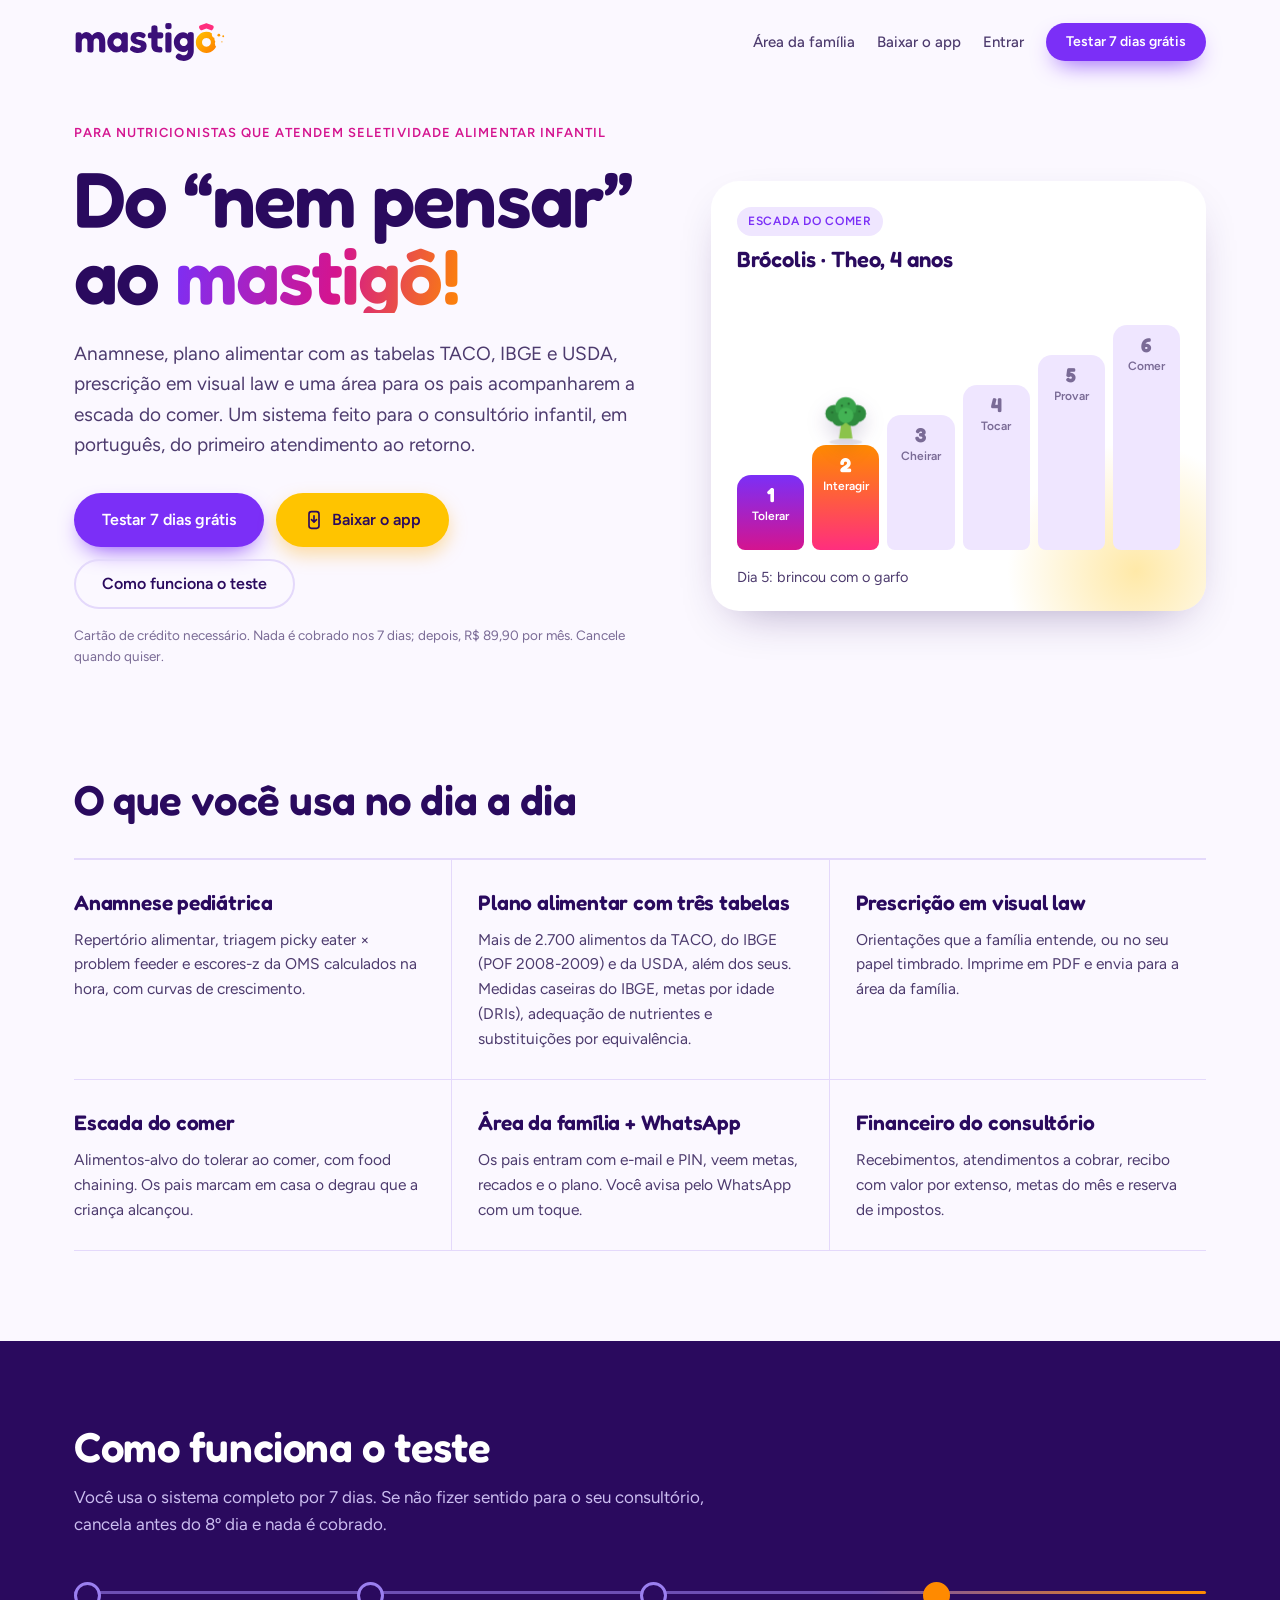
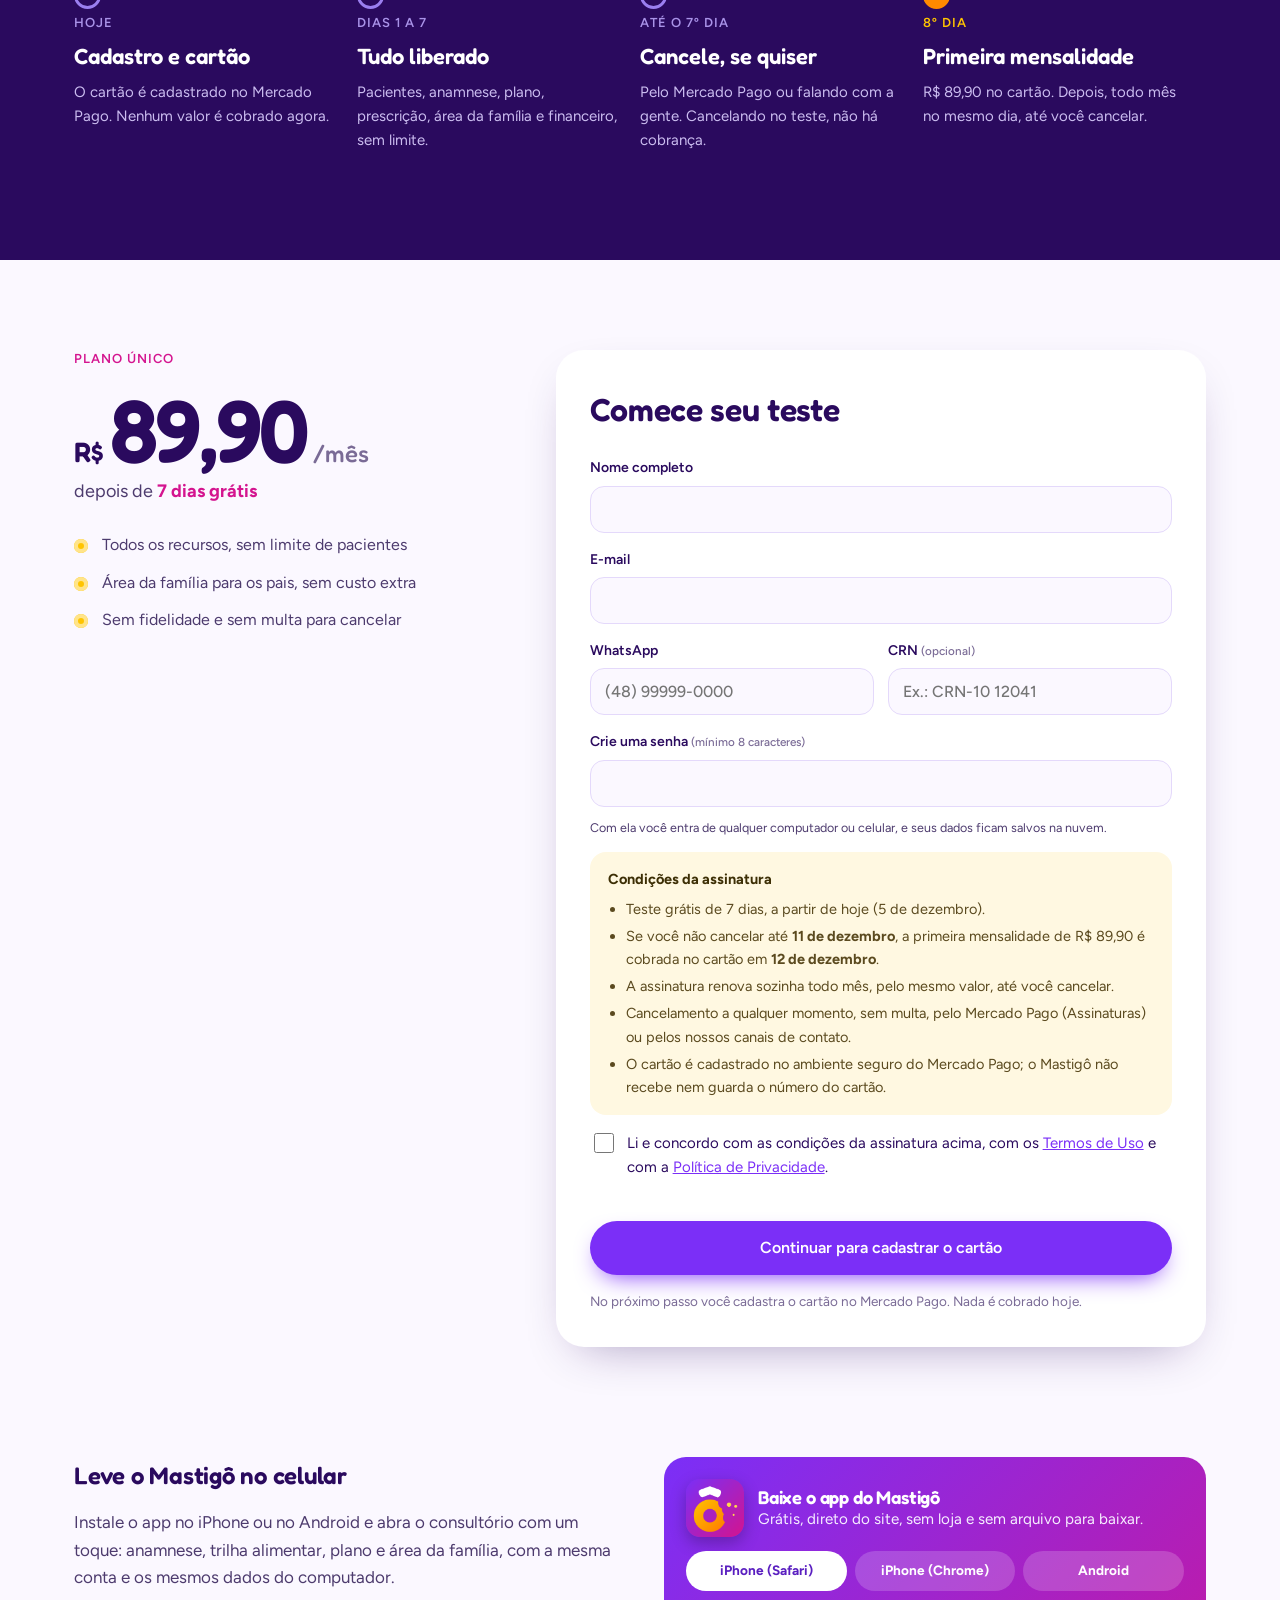
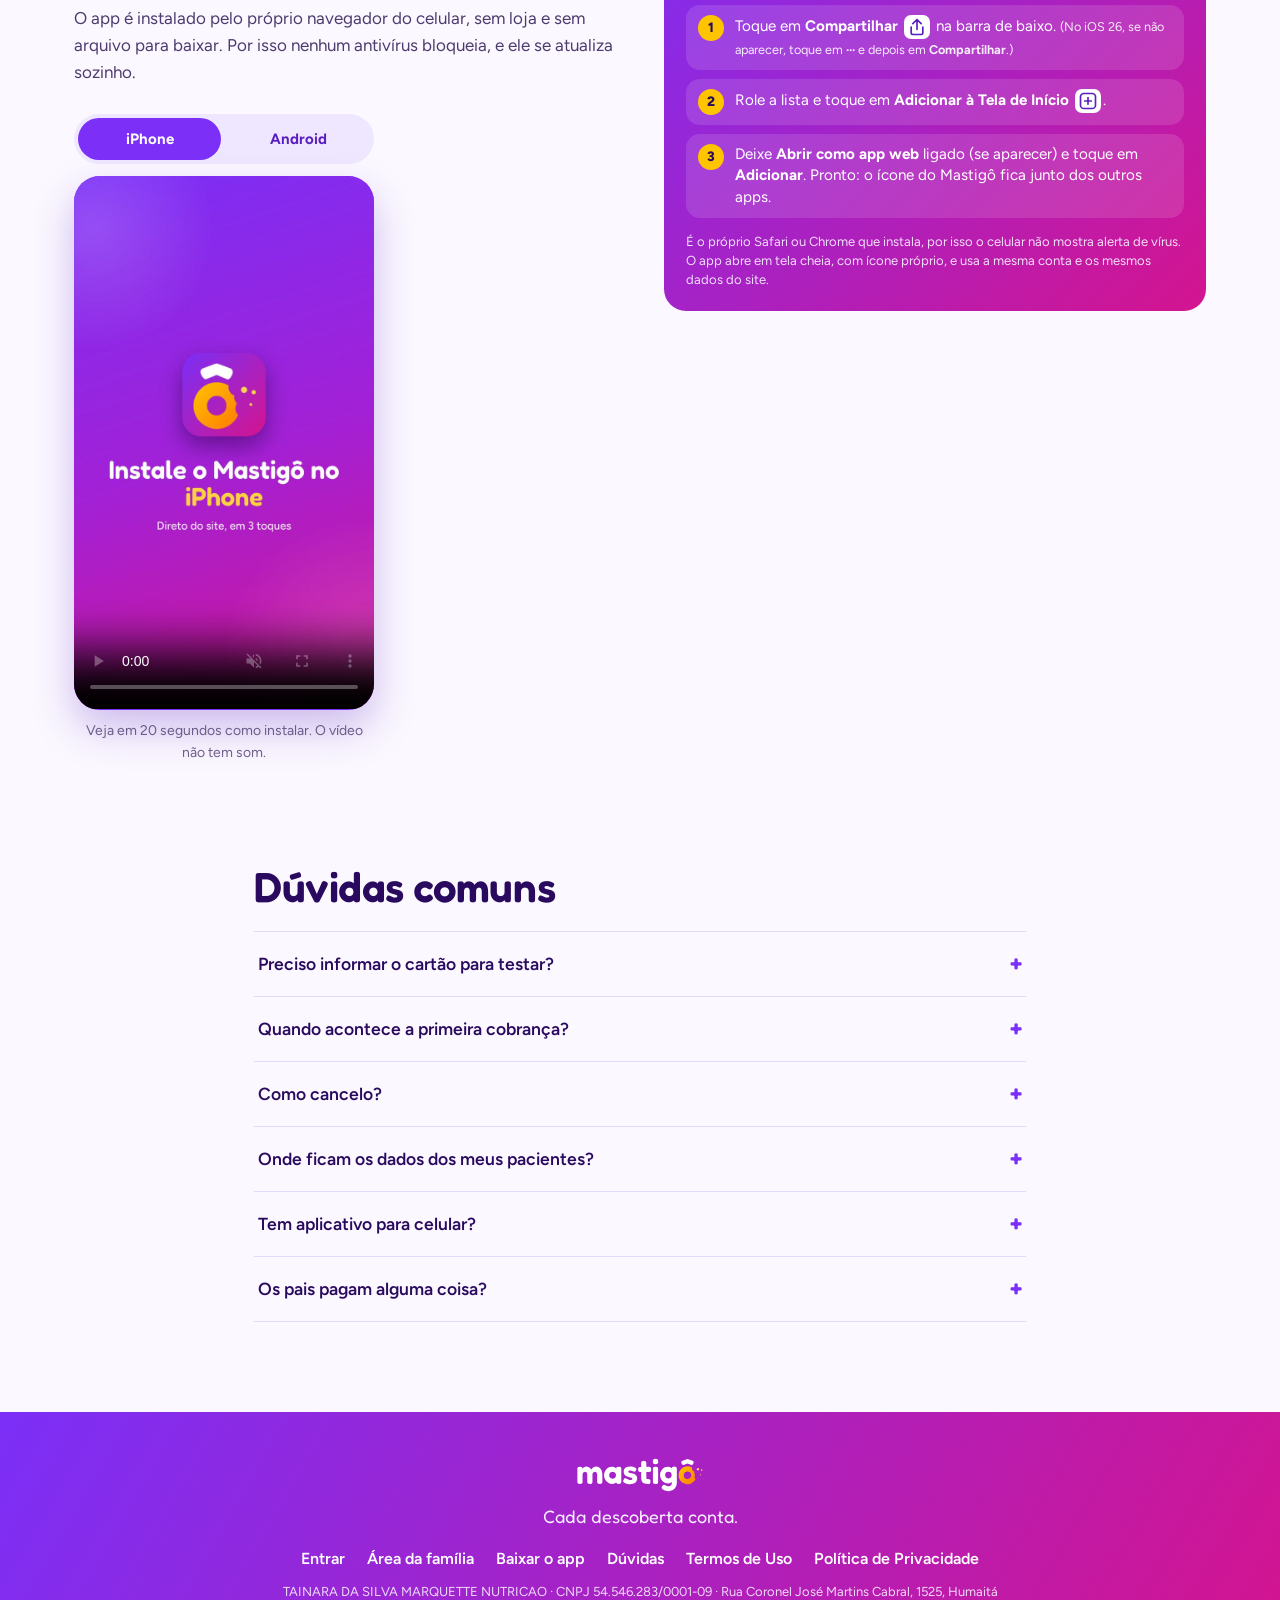
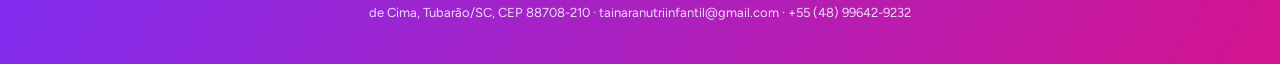
<file: index.html>
<!doctype html>
<html lang="pt-BR">
<head>
  <meta charset="utf-8">
  <meta name="viewport" content="width=device-width, initial-scale=1">
  <meta name="theme-color" content="#7b2ff7">
  <meta name="description" content="Mastigô: sistema para nutricionistas que atendem crianças com seletividade alimentar. Anamnese, plano alimentar com TACO, IBGE e USDA, prescrição em visual law e área da família. Teste 7 dias grátis.">
  <title>Mastigô · Sistema para nutrição infantil e seletividade alimentar</title>
  <script src="./acesso-guarda.js?v=6077276"></script>
  <link rel="icon" href="./favicon.svg" type="image/svg+xml">
  <link rel="apple-touch-icon" sizes="180x180" href="./apple-touch-icon.png?v=2">
  <link rel="manifest" href="./manifest.webmanifest">
  <script>addEventListener("beforeinstallprompt",function(e){e.preventDefault();window.__mastigoPedido=e;});</script>
  <meta name="apple-mobile-web-app-capable" content="yes">
  <meta name="mobile-web-app-capable" content="yes">
  <meta name="apple-mobile-web-app-title" content="Mastigô">
  <meta name="apple-mobile-web-app-status-bar-style" content="default">
  <link rel="preconnect" href="https://fonts.googleapis.com">
  <link rel="preconnect" href="https://fonts.gstatic.com" crossorigin>
  <link href="https://fonts.googleapis.com/css2?family=Fredoka:wght@500;600&family=Figtree:wght@400;500;600;700&display=swap" rel="stylesheet">
  <link rel="stylesheet" href="./entrada.css?v=6077276">
  <script>
    // Links antigos do sistema (ex.: mastigô.com/#entrar, enviado aos pais) continuam abrindo o sistema.
    (function () {
      var h = location.hash.slice(1), daPagina = ['', 'comecar', 'teste', 'duvidas', 'recursos', 'conteudo', 'app'];
      if (daPagina.indexOf(h) < 0) location.replace('./sistema.html' + location.search + location.hash);
    })();
  </script>
</head>
<body>
  <a class="pular" href="#conteudo">Ir para o conteúdo</a>

  <header class="topo">
    <a class="marca" href="./" aria-label="Mastigô — início"><img src="./mastigo-logo.svg" alt="Mastigô" width="152" height="40"></a>
    <nav class="topo-links" aria-label="Acessos">
      <a href="./sistema.html#entrar">Área da família</a>
      <a class="link-app" href="#app">Baixar o app</a>
      <a href="./acesso.html?volta=sistema.html">Entrar</a>
      <a class="botao botao-roxo pequeno" href="#comecar">Testar 7 dias grátis</a>
    </nav>
  </header>

  <main id="conteudo">
    <section class="heroi" aria-labelledby="titulo">
      <div class="heroi-texto">
        <p class="sobrelinha">Para nutricionistas que atendem seletividade alimentar infantil</p>
        <h1 id="titulo">Do “nem pensar” ao <span class="mastigo">mastigô!</span></h1>
        <p class="lead">Anamnese, plano alimentar com as tabelas TACO, IBGE e USDA, prescrição em visual law e uma área para os pais acompanharem a escada do comer. Um sistema feito para o consultório infantil, em português, do primeiro atendimento ao retorno.</p>
        <div class="heroi-acoes">
          <a class="botao botao-roxo" href="#comecar">Testar 7 dias grátis</a>
          <a class="botao botao-app" href="#app"><svg viewBox="0 0 24 24" width="20" height="20" aria-hidden="true"><rect x="6" y="2" width="12" height="20" rx="3" fill="none" stroke="currentColor" stroke-width="2"/><path d="M12 7v7M9 11.5l3 3 3-3" fill="none" stroke="currentColor" stroke-width="2" stroke-linecap="round" stroke-linejoin="round"/></svg>Baixar o app</a>
          <a class="botao botao-linha" href="#teste">Como funciona o teste</a>
        </div>
        <p class="letra-miuda" id="miuda-heroi">Cartão de crédito necessário. Nada é cobrado nos 7 dias; depois, R$&nbsp;89,90 por mês. Cancele quando quiser.</p>
      </div>

      <figure class="escada-cartao" aria-label="Exemplo de escada do comer: o brócolis sobe do tolerar até o comer">
        <figcaption><span class="tag">Escada do comer</span><strong>Brócolis · Theo, 4 anos</strong></figcaption>
        <ol class="escada" id="escada">
          <li><b>1</b>Tolerar</li><li><b>2</b>Interagir</li><li><b>3</b>Cheirar</li><li><b>4</b>Tocar</li><li><b>5</b>Provar</li><li><b>6</b>Comer</li>
        </ol>
        <div class="alimento-pula" id="alimento" aria-hidden="true"></div>
        <div class="carimbo" id="carimbo" aria-hidden="true">mastigô!</div>
        <p class="escada-legenda" id="escada-legenda" aria-live="polite">Hoje: tolerou no prato.</p>
      </figure>
    </section>

    <section class="recursos" id="recursos" aria-labelledby="recursos-titulo">
      <h2 id="recursos-titulo">O que você usa no dia a dia</h2>
      <div class="recursos-grade">
        <article><h3>Anamnese pediátrica</h3><p>Repertório alimentar, triagem picky eater × problem feeder e escores-z da OMS calculados na hora, com curvas de crescimento.</p></article>
        <article><h3>Plano alimentar com três tabelas</h3><p>Mais de 2.700 alimentos da TACO, do IBGE (POF 2008-2009) e da USDA, além dos seus. Medidas caseiras do IBGE, metas por idade (DRIs), adequação de nutrientes e substituições por equivalência.</p></article>
        <article><h3>Prescrição em visual law</h3><p>Orientações que a família entende, ou no seu papel timbrado. Imprime em PDF e envia para a área da família.</p></article>
        <article><h3>Escada do comer</h3><p>Alimentos-alvo do tolerar ao comer, com food chaining. Os pais marcam em casa o degrau que a criança alcançou.</p></article>
        <article><h3>Área da família + WhatsApp</h3><p>Os pais entram com e-mail e PIN, veem metas, recados e o plano. Você avisa pelo WhatsApp com um toque.</p></article>
        <article><h3>Financeiro do consultório</h3><p>Recebimentos, atendimentos a cobrar, recibo com valor por extenso, metas do mês e reserva de impostos.</p></article>
      </div>
    </section>

    <section class="teste" id="teste" aria-labelledby="teste-titulo">
      <div class="teste-cab">
        <h2 id="teste-titulo">Como funciona o teste</h2>
        <p>Você usa o sistema completo por 7 dias. Se não fizer sentido para o seu consultório, cancela antes do 8º dia e nada é cobrado.</p>
      </div>
      <ol class="linha-tempo">
        <li><span class="quando">Hoje</span><strong>Cadastro e cartão</strong><p>O cartão é cadastrado no Mercado Pago. Nenhum valor é cobrado agora.</p></li>
        <li><span class="quando">Dias 1 a 7</span><strong>Tudo liberado</strong><p>Pacientes, anamnese, plano, prescrição, área da família e financeiro, sem limite.</p></li>
        <li><span class="quando">Até o 7º dia</span><strong>Cancele, se quiser</strong><p>Pelo Mercado Pago ou falando com a gente. Cancelando no teste, não há cobrança.</p></li>
        <li class="cobranca"><span class="quando">8º dia</span><strong>Primeira mensalidade</strong><p>R$&nbsp;89,90 no cartão. Depois, todo mês no mesmo dia, até você cancelar.</p></li>
      </ol>
    </section>

    <section class="comecar" id="comecar" aria-labelledby="comecar-titulo">
      <div class="preco">
        <p class="sobrelinha">Plano único</p>
        <p class="valor"><span class="rs">R$</span><span id="preco-valor">89,90</span><span class="mes">/mês</span></p>
        <p class="depois">depois de <b>7 dias grátis</b></p>
        <ul>
          <li>Todos os recursos, sem limite de pacientes</li>
          <li>Área da família para os pais, sem custo extra</li>
          <li>Sem fidelidade e sem multa para cancelar</li>
        </ul>
      </div>

      <form class="cadastro" id="cadastro" novalidate>
        <div class="aviso-entrar" id="aviso-entrar" role="status" hidden></div>
        <h2 id="comecar-titulo">Comece seu teste</h2>
        <div class="campo"><label for="c-nome">Nome completo</label><input id="c-nome" name="nome" autocomplete="name" required maxlength="80"></div>
        <div class="campo"><label for="c-email">E-mail</label><input id="c-email" name="email" type="email" autocomplete="email" required maxlength="120"></div>
        <div class="campos-2">
          <div class="campo"><label for="c-whats">WhatsApp</label><input id="c-whats" name="whatsapp" inputmode="tel" autocomplete="tel" placeholder="(48) 99999-0000" required maxlength="20"></div>
          <div class="campo"><label for="c-crn">CRN <small>(opcional)</small></label><input id="c-crn" name="crn" placeholder="Ex.: CRN-10 12041" maxlength="20"></div>
        </div>
        <div class="campo"><label for="c-senha">Crie uma senha <small>(mínimo 8 caracteres)</small></label><input id="c-senha" name="senha" type="password" autocomplete="new-password" required minlength="8" maxlength="72"><small class="dica-senha">Com ela você entra de qualquer computador ou celular, e seus dados ficam salvos na nuvem.</small></div>
        <div class="condicoes" id="condicoes">
          <strong>Condições da assinatura</strong>
          <ul>
            <li>Teste grátis de 7 dias, a partir de hoje (<span id="cond-hoje"></span>).</li>
            <li>Se você não cancelar até <b id="cond-fim"></b>, a primeira mensalidade de R$&nbsp;89,90 é cobrada no cartão em <b id="cond-cobranca"></b>.</li>
            <li>A assinatura renova sozinha todo mês, pelo mesmo valor, até você cancelar.</li>
            <li>Cancelamento a qualquer momento, sem multa, pelo Mercado Pago (Assinaturas) ou pelos nossos canais de contato.</li>
            <li>O cartão é cadastrado no ambiente seguro do Mercado Pago; o Mastigô não recebe nem guarda o número do cartão.</li>
          </ul>
        </div>
        <label class="aceite"><input type="checkbox" name="aceite" id="c-aceite" required> <span>Li e concordo com as condições da assinatura acima, com os <a href="./termos.html" target="_blank" rel="noopener">Termos de Uso</a> e com a <a href="./privacidade.html" target="_blank" rel="noopener">Política de Privacidade</a>.</span></label>
        <p class="erro" id="erro" role="alert"></p>
        <button class="botao botao-roxo largo" type="submit" id="c-enviar">Continuar</button>
        <p class="letra-miuda" id="miuda-form"></p>
      </form>
    </section>

    <section class="app" id="app" aria-labelledby="app-titulo">
      <div class="app-texto">
        <h2 id="app-titulo">Leve o Mastigô no celular</h2>
        <p>Instale o app no iPhone ou no Android e abra o consultório com um toque: anamnese, trilha alimentar, plano e área da família, com a mesma conta e os mesmos dados do computador.</p>
        <p>O app é instalado pelo próprio navegador do celular, sem loja e sem arquivo para baixar. Por isso nenhum antivírus bloqueia, e ele se atualiza sozinho.</p>
        <figure class="app-video" data-video-app>
          <div class="app-video-abas" role="tablist" aria-label="Vídeo de instalação">
            <button type="button" role="tab" aria-selected="true" data-vid="iphone">iPhone</button>
            <button type="button" role="tab" aria-selected="false" data-vid="android">Android</button>
          </div>
          <video class="inst-video" src="./videos/instalar-iphone.mp4" poster="./videos/instalar-iphone.jpg" muted playsinline loop controls preload="none" aria-label="Vídeo sem som: como instalar o app do Mastigô no iPhone, passo a passo"></video>
          <figcaption>Veja em 20 segundos como instalar. O vídeo não tem som.</figcaption>
        </figure>
      </div>
      <div data-instalar></div>
    </section>

    <section class="duvidas" id="duvidas" aria-labelledby="duvidas-titulo">
      <h2 id="duvidas-titulo">Dúvidas comuns</h2>
      <details><summary>Preciso informar o cartão para testar?</summary><p>Sim. O cartão fica cadastrado no Mercado Pago para que a assinatura continue sem interrupção depois do teste. Nada é cobrado durante os 7 dias.</p></details>
      <details><summary>Quando acontece a primeira cobrança?</summary><p>No 8º dia depois do cadastro, no valor de R$ 89,90. As próximas acontecem todo mês, no mesmo dia.</p></details>
      <details><summary>Como cancelo?</summary><p>No app ou no site do Mercado Pago, em Assinaturas, ou falando com a gente pelos canais de contato no fim desta página. Cancelando durante o teste, você não paga nada.</p></details>
      <details><summary>Onde ficam os dados dos meus pacientes?</summary><p>Na nuvem do Mastigô, num servidor em São Paulo, protegidos pelo seu e-mail e senha: cada conta só enxerga os próprios dados. Tudo é salvo sozinho enquanto você trabalha e abre em qualquer computador ou celular. O servidor guarda uma cópia por dia dos últimos 30 dias.</p></details>
      <details><summary>Tem aplicativo para celular?</summary><p>Tem. Veja o passo a passo em <a href="#app">Baixar o app</a>: no iPhone, pelo Safari (Compartilhar › Adicionar à Tela de Início); no Android, pelo Chrome (Instalar o app). Não precisa de loja nem de arquivo, por isso nenhum antivírus bloqueia.</p></details>
      <details><summary>Os pais pagam alguma coisa?</summary><p>Não. A área da família faz parte da sua assinatura. Você libera o acesso de cada família pelo sistema.</p></details>
    </section>
  </main>

  <footer class="rodape">
    <img src="./mastigo-logo-branca.svg" alt="Mastigô" width="130" height="34">
    <p class="slogan">Cada descoberta conta.</p>
    <nav aria-label="Rodapé"><a href="./acesso.html?volta=sistema.html">Entrar</a><a href="./sistema.html#entrar">Área da família</a><a href="#app">Baixar o app</a><a href="#duvidas">Dúvidas</a><a href="./termos.html">Termos de Uso</a><a href="./privacidade.html">Política de Privacidade</a></nav>
    <p class="empresa" id="empresa"></p>
  </footer>

  <script type="module" src="./entrada.js?v=6077276"></script>
  <script type="module" src="./instalar.js?v=6077276"></script>
</body>
</html>
</file>
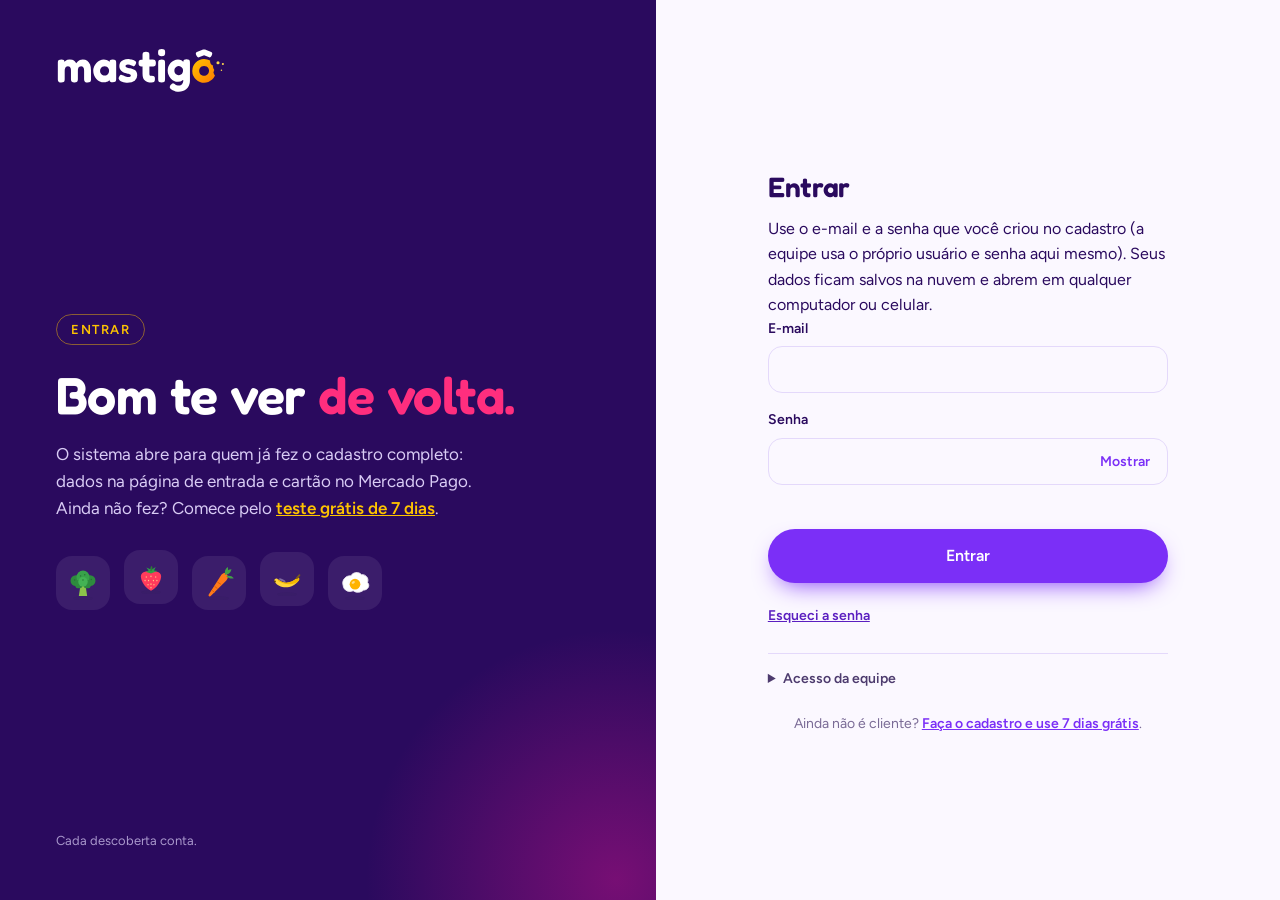
<file: acesso.html>
<!doctype html>
<html lang="pt-BR">
<head>
  <meta charset="utf-8">
  <meta name="viewport" content="width=device-width, initial-scale=1">
  <meta name="theme-color" content="#2a0a5e">
  <meta name="robots" content="noindex, nofollow">
  <title>Mastigô · Entrar</title>
  <link rel="icon" href="./favicon.svg" type="image/svg+xml">
  <link rel="apple-touch-icon" sizes="180x180" href="./apple-touch-icon.png?v=2">
  <link rel="manifest" href="./manifest.webmanifest">
  <script>addEventListener("beforeinstallprompt",function(e){e.preventDefault();window.__mastigoPedido=e;});</script>
  <meta name="apple-mobile-web-app-capable" content="yes">
  <meta name="mobile-web-app-capable" content="yes">
  <meta name="apple-mobile-web-app-title" content="Mastigô">
  <meta name="apple-mobile-web-app-status-bar-style" content="default">
  <link rel="preconnect" href="https://fonts.googleapis.com">
  <link rel="preconnect" href="https://fonts.gstatic.com" crossorigin>
  <link href="https://fonts.googleapis.com/css2?family=Fredoka:wght@500;600&family=Figtree:wght@400;500;600;700&display=swap" rel="stylesheet">
  <link rel="stylesheet" href="./entrada.css?v=6077276">
  <script src="./acesso-guarda.js?v=6077276"></script>
  <style>
    body{min-height:100vh;min-height:100dvh;display:grid;grid-template-columns:minmax(0,1.05fr) minmax(0,1fr);background:var(--leite)}
    .bastidor{background:var(--noite);color:var(--lavanda);padding:48px 56px;display:flex;flex-direction:column;position:relative;overflow:hidden}
    .bastidor::after{content:"";position:absolute;width:520px;height:520px;right:-220px;bottom:-240px;border-radius:50%;background:radial-gradient(circle,rgba(212,20,143,.45),rgba(123,47,247,0) 68%);pointer-events:none}
    .bastidor img{width:170px;height:auto}
    .bastidor .meio{margin:auto 0;max-width:30rem;position:relative;z-index:1}
    .etiqueta{display:inline-block;font:600 13px/1 var(--texto);letter-spacing:.12em;text-transform:uppercase;color:var(--amarelo);border:1.5px solid rgba(255,196,0,.45);border-radius:999px;padding:8px 14px;margin-bottom:22px}
    .bastidor h1{color:var(--branco);font-size:clamp(34px,4.2vw,52px);line-height:1.08;margin-bottom:18px}
    .bastidor h1 em{font-style:normal;color:var(--rosa);white-space:nowrap}
    .cartao-acesso .erro{margin:4px 0 8px}
    .bastidor p{font-size:17px;color:#d9ccf5;max-width:26rem}
    .fila{display:flex;gap:14px;align-items:flex-end;margin-top:34px;position:relative;z-index:1}
    .fila span{width:54px;height:54px;border-radius:16px;background:rgba(255,255,255,.08);display:grid;place-items:center}
    .fila svg{width:38px;height:38px}
    .fila span:nth-child(2){transform:translateY(-6px)}.fila span:nth-child(4){transform:translateY(-4px)}
    .bastidor small{position:relative;z-index:1;color:#a998cc;font-size:13px}
    .porta{display:flex;align-items:center;justify-content:center;padding:40px 24px}
    .cartao-acesso{width:100%;max-width:400px}
    .cartao-acesso h2{font-size:28px;margin-bottom:6px}
    #acesso>p:first-of-type{color:var(--suave);margin:0 0 26px}
    .cadastro-link{text-align:center}
    .senha{position:relative}
    .senha input{width:100%;padding-right:86px}
    .ver{position:absolute;right:8px;top:50%;transform:translateY(-50%);border:0;background:none;font:600 14px var(--texto);color:var(--roxo);padding:8px 10px;cursor:pointer;border-radius:10px}
    .rodape-acesso{margin-top:22px;font-size:14px;color:var(--suave)}
    .rodape-acesso a{color:var(--roxo);font-weight:600}
    .clientes{background:var(--lavanda);border:1.5px solid var(--linha);border-radius:16px;padding:16px 18px;margin-bottom:28px}
    .clientes b{display:block;font-family:var(--display);font-size:18px;color:var(--noite);margin-bottom:4px}
    .clientes p{font-size:14.5px;color:var(--tinta);margin:0 0 12px}
    .clientes .botao{width:100%}
    .equipe{margin-top:26px;border-top:1px solid var(--linha);padding-top:14px}.equipe summary{cursor:pointer;font-size:14px;font-weight:600;color:var(--tinta)}.equipe form{margin-top:14px}
    .link-simples{background:none;border:0;padding:0;color:#5b1fc0;font:inherit;font-weight:600;text-decoration:underline;cursor:pointer}
    .email-mp{display:grid;gap:8px;margin:0 0 12px}.email-mp label{font-size:13px;font-weight:600;color:var(--noite)}.email-mp input{padding:12px 14px;border:1.5px solid var(--linha);border-radius:12px;font:inherit;font-size:16px}.email-mp .erro{margin:0;min-height:0}
    @media(max-width:860px){
      body{grid-template-columns:1fr;grid-template-rows:auto 1fr}
      .bastidor{padding:28px 24px 30px}
      .bastidor img{width:132px}
      .bastidor .meio{margin:26px 0 0}
      .bastidor h1{font-size:32px}
      .bastidor p{font-size:16px}
      .fila{margin-top:22px}.fila span{width:44px;height:44px;border-radius:13px}.fila svg{width:30px;height:30px}
      .bastidor small{display:none}
      .porta{align-items:flex-start;padding:30px 22px 40px}
    }
  </style>
</head>
<body>
  <section class="bastidor" aria-labelledby="titulo">
    <img src="./mastigo-logo-branca.svg" alt="Mastigô" width="170" height="45">
    <div class="meio">
      <span class="etiqueta">Entrar</span>
      <h1 id="titulo">Bom te ver <em>de volta.</em></h1>
      <p>O sistema abre para quem já fez o cadastro completo: dados na página de entrada e cartão no Mercado Pago. Ainda não fez? Comece pelo <a href="./index.html#comecar" style="color:#ffc400;font-weight:600">teste grátis de 7 dias</a>.</p>
      <div class="fila" id="fila" aria-hidden="true"></div>
    </div>
    <small>Cada descoberta conta.</small>
  </section>

  <main class="porta">
    <div class="cartao-acesso">
    <div class="clientes" id="clientes" hidden></div>
    <form id="cliente" novalidate>
      <h2>Entrar</h2>
      <p>Use o e-mail e a senha que você criou no cadastro (a equipe usa o próprio usuário e senha aqui mesmo). Seus dados ficam salvos na nuvem e abrem em qualquer computador ou celular.</p>
      <div class="campo"><label for="cl-email">E-mail</label><input id="cl-email" name="email" type="email" autocomplete="email" autocapitalize="none" required maxlength="120"></div>
      <div class="campo"><label for="cl-senha">Senha</label><div class="senha"><input id="cl-senha" name="senha" type="password" autocomplete="current-password" required maxlength="120"><button type="button" class="ver" data-ver="cl-senha" aria-controls="cl-senha" aria-pressed="false">Mostrar</button></div></div>
      <p class="erro" id="cl-erro" role="alert"></p>
      <button class="botao botao-roxo largo" id="cl-entrar" type="submit">Entrar</button>
      <p class="rodape-acesso"><button type="button" class="link-simples" id="cl-esqueci">Esqueci a senha</button></p>
    </form>
    <details class="equipe" id="equipe">
    <summary>Acesso da equipe</summary>
    <form id="acesso" novalidate>
      <p>Login da dona do site.</p>
      <div class="campo"><label for="a-usuario">Usuário</label><input id="a-usuario" name="usuario" autocomplete="username" autocapitalize="none" autocorrect="off" spellcheck="false" required maxlength="80"></div>
      <div class="campo"><label for="a-senha">Senha</label><div class="senha"><input id="a-senha" name="senha" type="password" autocomplete="current-password" required maxlength="120"><button type="button" class="ver" id="ver-senha" aria-controls="a-senha" aria-pressed="false">Mostrar</button></div></div>
      <p class="erro" id="erro" role="alert"></p>
      <button class="botao botao-roxo largo" id="entrar" type="submit">Entrar</button>
      <p class="rodape-acesso">A senha é pedida a cada entrada: em cada aba nova e sempre que o site ficar 30 minutos sem uso.</p>
    </form>
    </details>
    <p class="rodape-acesso cadastro-link" id="cadastro-link">Ainda não é cliente? <a href="./index.html#comecar">Faça o cadastro e use 7 dias grátis</a>.</p>
    </div>
  </main>
  <script type="module" src="./acesso.js?v=6077276"></script>
  <script type="module" src="./instalar.js?v=6077276"></script>
</body>
</html>
</file>
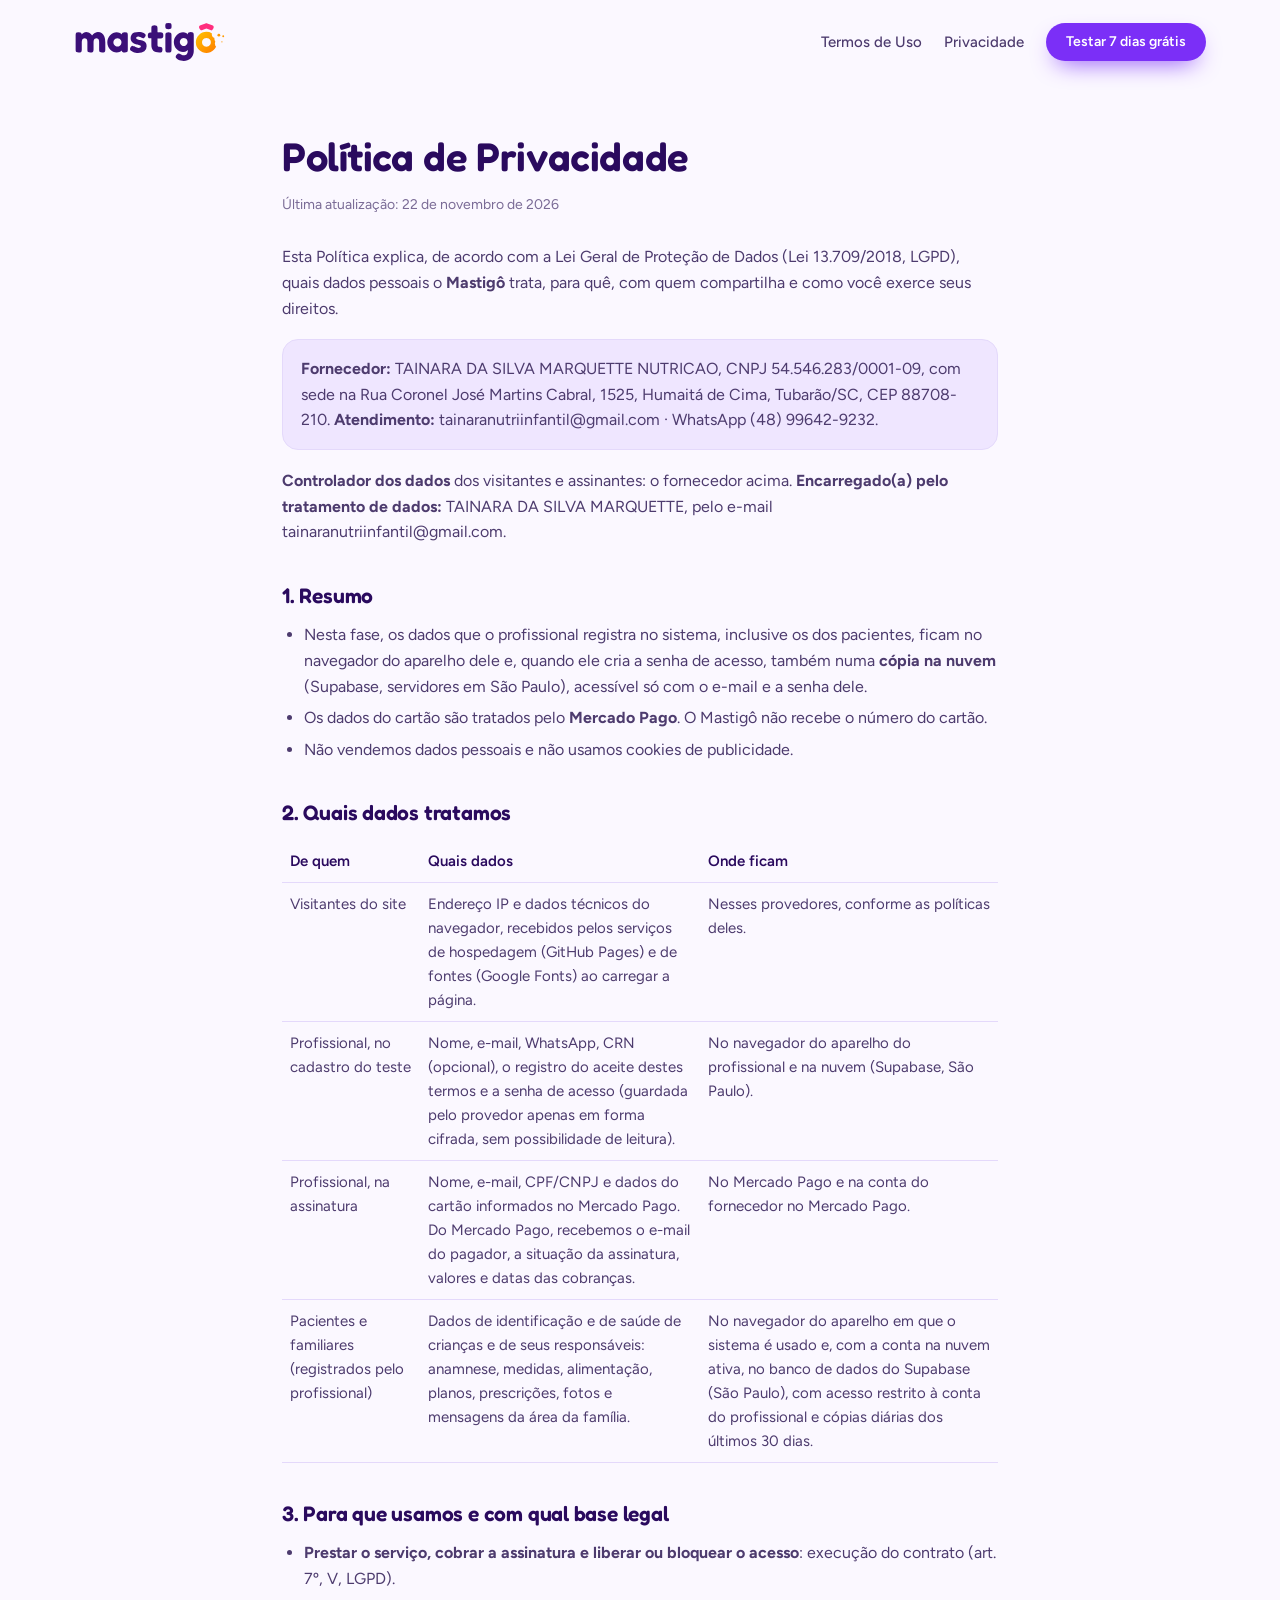
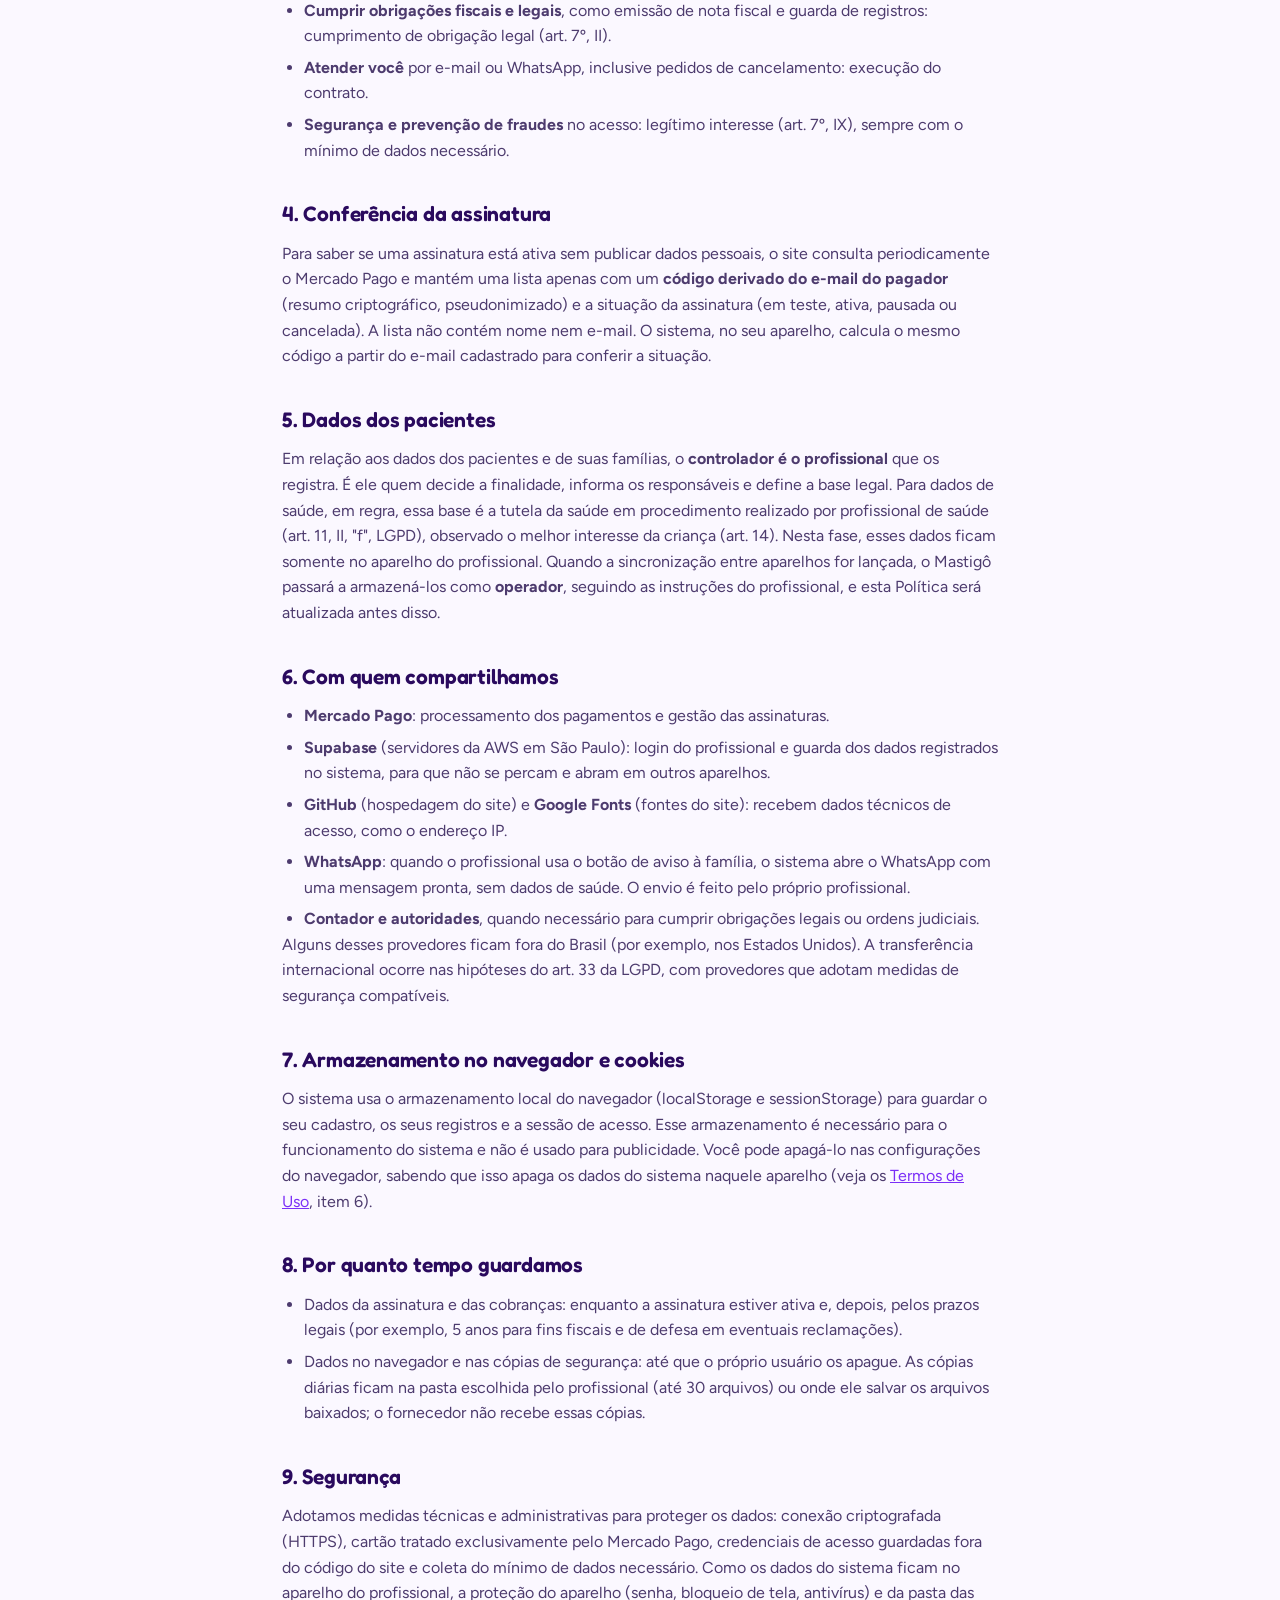
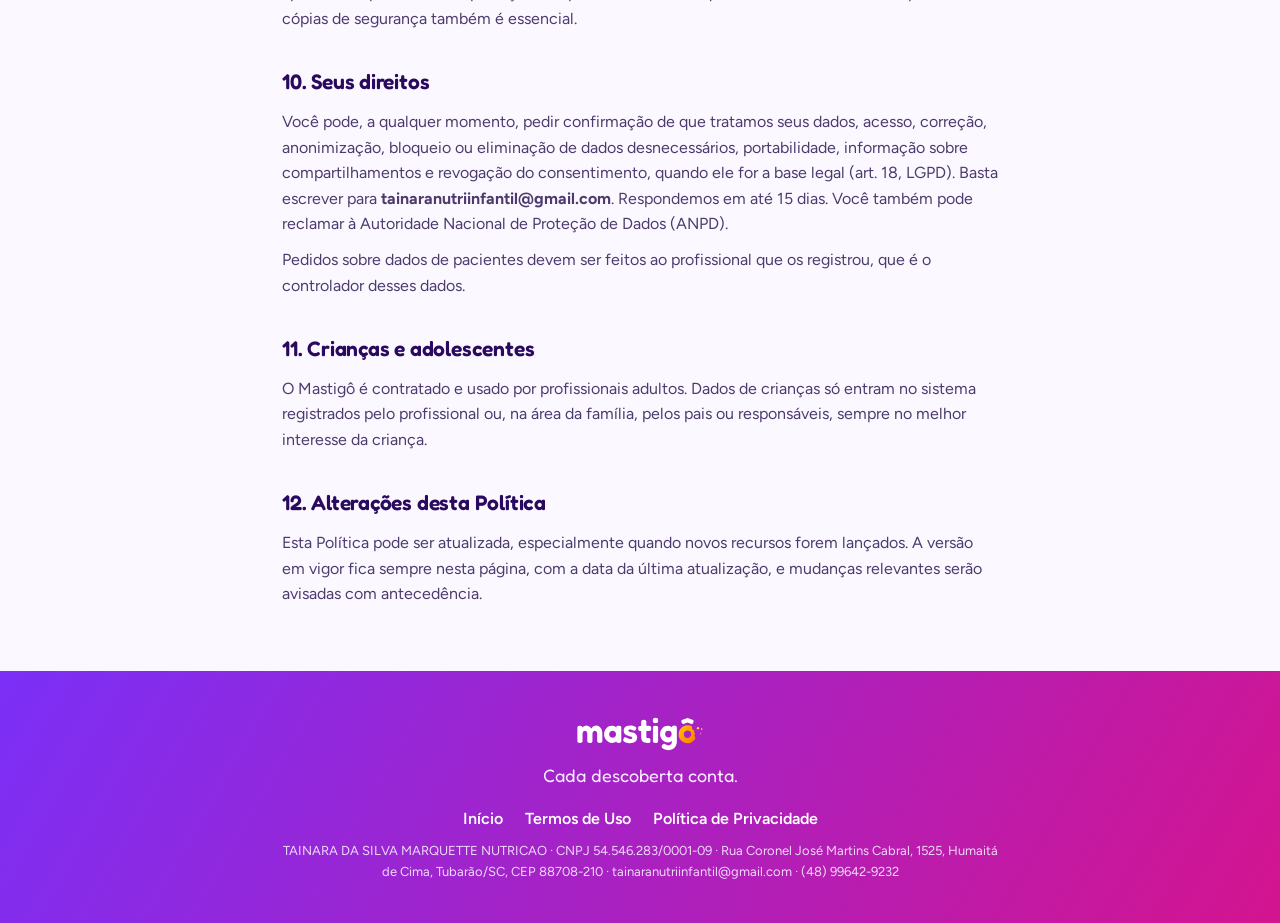
<file: privacidade.html>
<!doctype html>
<html lang="pt-BR">
<head>
  <meta charset="utf-8">
  <meta name="viewport" content="width=device-width, initial-scale=1">
  <meta name="theme-color" content="#7b2ff7">
  <meta name="description" content="Política de Privacidade do Mastigô, conforme a LGPD.">
  <title>Política de Privacidade · Mastigô</title>
  <link rel="icon" href="./favicon.svg" type="image/svg+xml">
  <link rel="apple-touch-icon" sizes="180x180" href="./apple-touch-icon.png?v=2">
  <link rel="preconnect" href="https://fonts.googleapis.com">
  <link rel="preconnect" href="https://fonts.gstatic.com" crossorigin>
  <link href="https://fonts.googleapis.com/css2?family=Fredoka:wght@500;600&family=Figtree:wght@400;500;600;700&display=swap" rel="stylesheet">
  <link rel="stylesheet" href="./entrada.css?v=6077276">
  <style>
    .documento{max-width:760px;margin:0 auto;padding:40px 22px 64px}
    .documento h1{font-size:clamp(30px,4vw,40px);margin-bottom:6px}
    .documento .atualizado{color:var(--suave);font-size:14px;margin-bottom:28px}
    .documento h2{font-size:21px;margin:34px 0 10px}
    .documento p,.documento li{color:var(--tinta);font-size:16px}
    .documento p+p{margin-top:10px}
    .documento ul,.documento ol{padding-left:22px;margin:8px 0 0}
    .documento li+li{margin-top:6px}
    .documento .quadro{background:var(--lavanda);border:1.5px solid var(--linha);border-radius:16px;padding:16px 18px;margin:18px 0}
    .documento .quadro p{margin:0}
    .documento table{width:100%;border-collapse:collapse;margin-top:10px;font-size:15px}
    .documento th,.documento td{text-align:left;vertical-align:top;border-bottom:1px solid var(--linha);padding:9px 8px;color:var(--tinta)}
    .documento th{color:var(--noite);font-weight:600}
    @media print{.topo,.rodape{display:none}.documento{padding:0}}
  </style>
</head>
<body>
  <a class="pular" href="#conteudo">Ir para o conteúdo</a>
  <header class="topo">
    <a class="marca" href="./" aria-label="Mastigô — início"><img src="./mastigo-logo.svg" alt="Mastigô" width="152" height="40"></a>
    <nav class="topo-links" aria-label="Acessos">
      <a href="./termos.html">Termos de Uso</a>
      <a href="./privacidade.html">Privacidade</a>
      <a class="botao botao-roxo pequeno" href="./#comecar">Testar 7 dias grátis</a>
    </nav>
  </header>
  <main id="conteudo" class="documento">
    <h1>Política de Privacidade</h1>
    <p class="atualizado">Última atualização: 22 de novembro de 2026</p>
    <p>Esta Política explica, de acordo com a Lei Geral de Proteção de Dados (Lei 13.709/2018, LGPD), quais dados pessoais o <b>Mastigô</b> trata, para quê, com quem compartilha e como você exerce seus direitos.</p>
    <div class="quadro"><p><b>Fornecedor:</b> TAINARA DA SILVA MARQUETTE NUTRICAO, CNPJ 54.546.283/0001-09, com sede na Rua Coronel José Martins Cabral, 1525, Humaitá de Cima, Tubarão/SC, CEP 88708-210. <b>Atendimento:</b> tainaranutriinfantil@gmail.com · WhatsApp (48) 99642-9232.</p></div>
    <p><b>Controlador dos dados</b> dos visitantes e assinantes: o fornecedor acima. <b>Encarregado(a) pelo tratamento de dados:</b> TAINARA DA SILVA MARQUETTE, pelo e-mail tainaranutriinfantil@gmail.com.</p>

    <h2>1. Resumo</h2>
    <ul>
      <li>Nesta fase, os dados que o profissional registra no sistema, inclusive os dos pacientes, ficam no navegador do aparelho dele e, quando ele cria a senha de acesso, também numa <b>cópia na nuvem</b> (Supabase, servidores em São Paulo), acessível só com o e-mail e a senha dele.</li>
      <li>Os dados do cartão são tratados pelo <b>Mercado Pago</b>. O Mastigô não recebe o número do cartão.</li>
      <li>Não vendemos dados pessoais e não usamos cookies de publicidade.</li>
    </ul>

    <h2>2. Quais dados tratamos</h2>
    <table>
      <thead><tr><th>De quem</th><th>Quais dados</th><th>Onde ficam</th></tr></thead>
      <tbody>
        <tr><td>Visitantes do site</td><td>Endereço IP e dados técnicos do navegador, recebidos pelos serviços de hospedagem (GitHub Pages) e de fontes (Google Fonts) ao carregar a página.</td><td>Nesses provedores, conforme as políticas deles.</td></tr>
        <tr><td>Profissional, no cadastro do teste</td><td>Nome, e-mail, WhatsApp, CRN (opcional), o registro do aceite destes termos e a senha de acesso (guardada pelo provedor apenas em forma cifrada, sem possibilidade de leitura).</td><td>No navegador do aparelho do profissional e na nuvem (Supabase, São Paulo).</td></tr>
        <tr><td>Profissional, na assinatura</td><td>Nome, e-mail, CPF/CNPJ e dados do cartão informados no Mercado Pago. Do Mercado Pago, recebemos o e-mail do pagador, a situação da assinatura, valores e datas das cobranças.</td><td>No Mercado Pago e na conta do fornecedor no Mercado Pago.</td></tr>
        <tr><td>Pacientes e familiares (registrados pelo profissional)</td><td>Dados de identificação e de saúde de crianças e de seus responsáveis: anamnese, medidas, alimentação, planos, prescrições, fotos e mensagens da área da família.</td><td>No navegador do aparelho em que o sistema é usado e, com a conta na nuvem ativa, no banco de dados do Supabase (São Paulo), com acesso restrito à conta do profissional e cópias diárias dos últimos 30 dias.</td></tr>
      </tbody>
    </table>

    <h2>3. Para que usamos e com qual base legal</h2>
    <ul>
      <li><b>Prestar o serviço, cobrar a assinatura e liberar ou bloquear o acesso</b>: execução do contrato (art. 7º, V, LGPD).</li>
      <li><b>Cumprir obrigações fiscais e legais</b>, como emissão de nota fiscal e guarda de registros: cumprimento de obrigação legal (art. 7º, II).</li>
      <li><b>Atender você</b> por e-mail ou WhatsApp, inclusive pedidos de cancelamento: execução do contrato.</li>
      <li><b>Segurança e prevenção de fraudes</b> no acesso: legítimo interesse (art. 7º, IX), sempre com o mínimo de dados necessário.</li>
    </ul>

    <h2>4. Conferência da assinatura</h2>
    <p>Para saber se uma assinatura está ativa sem publicar dados pessoais, o site consulta periodicamente o Mercado Pago e mantém uma lista apenas com um <b>código derivado do e-mail do pagador</b> (resumo criptográfico, pseudonimizado) e a situação da assinatura (em teste, ativa, pausada ou cancelada). A lista não contém nome nem e-mail. O sistema, no seu aparelho, calcula o mesmo código a partir do e-mail cadastrado para conferir a situação.</p>

    <h2>5. Dados dos pacientes</h2>
    <p>Em relação aos dados dos pacientes e de suas famílias, o <b>controlador é o profissional</b> que os registra. É ele quem decide a finalidade, informa os responsáveis e define a base legal. Para dados de saúde, em regra, essa base é a tutela da saúde em procedimento realizado por profissional de saúde (art. 11, II, "f", LGPD), observado o melhor interesse da criança (art. 14). Nesta fase, esses dados ficam somente no aparelho do profissional. Quando a sincronização entre aparelhos for lançada, o Mastigô passará a armazená-los como <b>operador</b>, seguindo as instruções do profissional, e esta Política será atualizada antes disso.</p>

    <h2>6. Com quem compartilhamos</h2>
    <ul>
      <li><b>Mercado Pago</b>: processamento dos pagamentos e gestão das assinaturas.</li>
      <li><b>Supabase</b> (servidores da AWS em São Paulo): login do profissional e guarda dos dados registrados no sistema, para que não se percam e abram em outros aparelhos.</li>
      <li><b>GitHub</b> (hospedagem do site) e <b>Google Fonts</b> (fontes do site): recebem dados técnicos de acesso, como o endereço IP.</li>
      <li><b>WhatsApp</b>: quando o profissional usa o botão de aviso à família, o sistema abre o WhatsApp com uma mensagem pronta, sem dados de saúde. O envio é feito pelo próprio profissional.</li>
      <li><b>Contador e autoridades</b>, quando necessário para cumprir obrigações legais ou ordens judiciais.</li>
    </ul>
    <p>Alguns desses provedores ficam fora do Brasil (por exemplo, nos Estados Unidos). A transferência internacional ocorre nas hipóteses do art. 33 da LGPD, com provedores que adotam medidas de segurança compatíveis.</p>

    <h2>7. Armazenamento no navegador e cookies</h2>
    <p>O sistema usa o armazenamento local do navegador (localStorage e sessionStorage) para guardar o seu cadastro, os seus registros e a sessão de acesso. Esse armazenamento é necessário para o funcionamento do sistema e não é usado para publicidade. Você pode apagá-lo nas configurações do navegador, sabendo que isso apaga os dados do sistema naquele aparelho (veja os <a href="./termos.html">Termos de Uso</a>, item 6).</p>

    <h2>8. Por quanto tempo guardamos</h2>
    <ul>
      <li>Dados da assinatura e das cobranças: enquanto a assinatura estiver ativa e, depois, pelos prazos legais (por exemplo, 5 anos para fins fiscais e de defesa em eventuais reclamações).</li>
      <li>Dados no navegador e nas cópias de segurança: até que o próprio usuário os apague. As cópias diárias ficam na pasta escolhida pelo profissional (até 30 arquivos) ou onde ele salvar os arquivos baixados; o fornecedor não recebe essas cópias.</li>
    </ul>

    <h2>9. Segurança</h2>
    <p>Adotamos medidas técnicas e administrativas para proteger os dados: conexão criptografada (HTTPS), cartão tratado exclusivamente pelo Mercado Pago, credenciais de acesso guardadas fora do código do site e coleta do mínimo de dados necessário. Como os dados do sistema ficam no aparelho do profissional, a proteção do aparelho (senha, bloqueio de tela, antivírus) e da pasta das cópias de segurança também é essencial.</p>

    <h2>10. Seus direitos</h2>
    <p>Você pode, a qualquer momento, pedir confirmação de que tratamos seus dados, acesso, correção, anonimização, bloqueio ou eliminação de dados desnecessários, portabilidade, informação sobre compartilhamentos e revogação do consentimento, quando ele for a base legal (art. 18, LGPD). Basta escrever para <b>tainaranutriinfantil@gmail.com</b>. Respondemos em até 15 dias. Você também pode reclamar à Autoridade Nacional de Proteção de Dados (ANPD).</p>
    <p>Pedidos sobre dados de pacientes devem ser feitos ao profissional que os registrou, que é o controlador desses dados.</p>

    <h2>11. Crianças e adolescentes</h2>
    <p>O Mastigô é contratado e usado por profissionais adultos. Dados de crianças só entram no sistema registrados pelo profissional ou, na área da família, pelos pais ou responsáveis, sempre no melhor interesse da criança.</p>

    <h2>12. Alterações desta Política</h2>
    <p>Esta Política pode ser atualizada, especialmente quando novos recursos forem lançados. A versão em vigor fica sempre nesta página, com a data da última atualização, e mudanças relevantes serão avisadas com antecedência.</p>

  </main>
  <footer class="rodape">
    <img src="./mastigo-logo-branca.svg" alt="Mastigô" width="130" height="34">
    <p class="slogan">Cada descoberta conta.</p>
    <nav aria-label="Rodapé"><a href="./">Início</a><a href="./termos.html">Termos de Uso</a><a href="./privacidade.html">Política de Privacidade</a></nav>
    <p class="empresa">TAINARA DA SILVA MARQUETTE NUTRICAO · CNPJ 54.546.283/0001-09 · Rua Coronel José Martins Cabral, 1525, Humaitá de Cima, Tubarão/SC, CEP 88708-210 · tainaranutriinfantil@gmail.com · (48) 99642-9232</p>
  </footer>
</body>
</html>
</file>
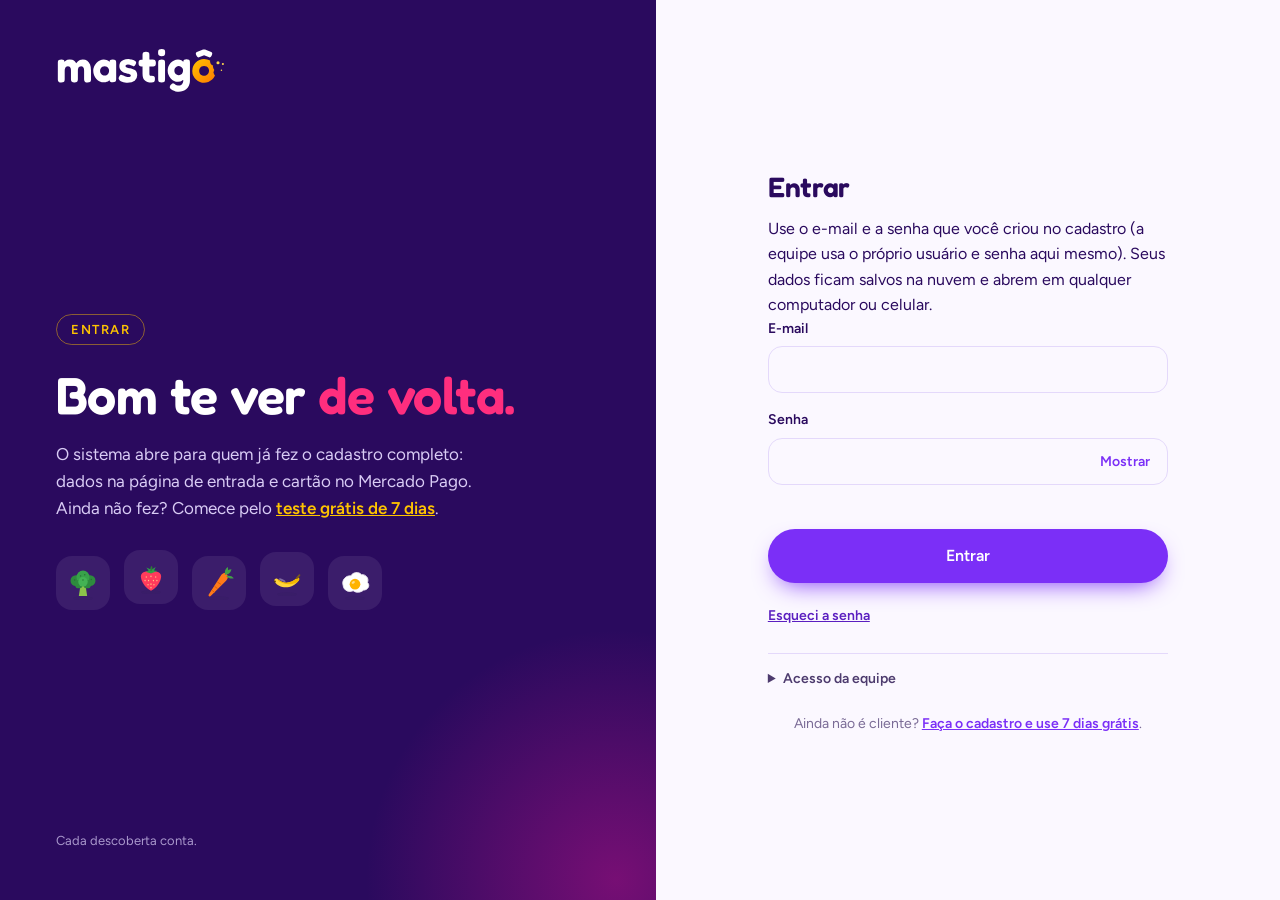
<file: sistema.html>
<!doctype html>
<html lang="pt-BR">
<head>
  <meta charset="utf-8">
  <meta name="viewport" content="width=device-width, initial-scale=1">
  <meta name="theme-color" content="#7b2ff7">
  <!-- Endereço da Área da Família usado nos avisos por WhatsApp (vazio = endereço atual + #entrar) -->
  <meta name="pipoca-portal" content="https://mastigô.com/sistema.html#entrar">
  <meta name="description" content="Mastigô: sistema para nutricionistas que acompanham crianças com seletividade alimentar — anamnese, plano alimentar, prescrição e área da família.">
  <title>Mastigô · Cada descoberta conta</title>
  <script src="./acesso-guarda.js?v=6077276"></script>
  <link rel="icon" href="./favicon.svg" type="image/svg+xml">
  <link rel="apple-touch-icon" sizes="180x180" href="./apple-touch-icon.png?v=2">
  <link rel="manifest" href="./manifest.webmanifest">
  <script>addEventListener("beforeinstallprompt",function(e){e.preventDefault();window.__mastigoPedido=e;});</script>
  <meta name="apple-mobile-web-app-capable" content="yes">
  <meta name="mobile-web-app-capable" content="yes">
  <meta name="apple-mobile-web-app-title" content="Mastigô">
  <meta name="apple-mobile-web-app-status-bar-style" content="default">
  <link rel="stylesheet" href="./styles.css?v=6077276">
  <link rel="stylesheet" href="./consultorio.css?v=6077276">
</head>
<body>
  <a class="skip" href="#main">Ir para o conteúdo</a>
  <div id="app"></div>
  <div id="toast" role="status" aria-live="polite"></div>
  <dialog id="modal" aria-labelledby="modal-title"></dialog>
  <script type="module" src="./app.js?v=6077276"></script>
  <script type="module" src="./instalar.js?v=6077276"></script>
</body>
</html>
</file>
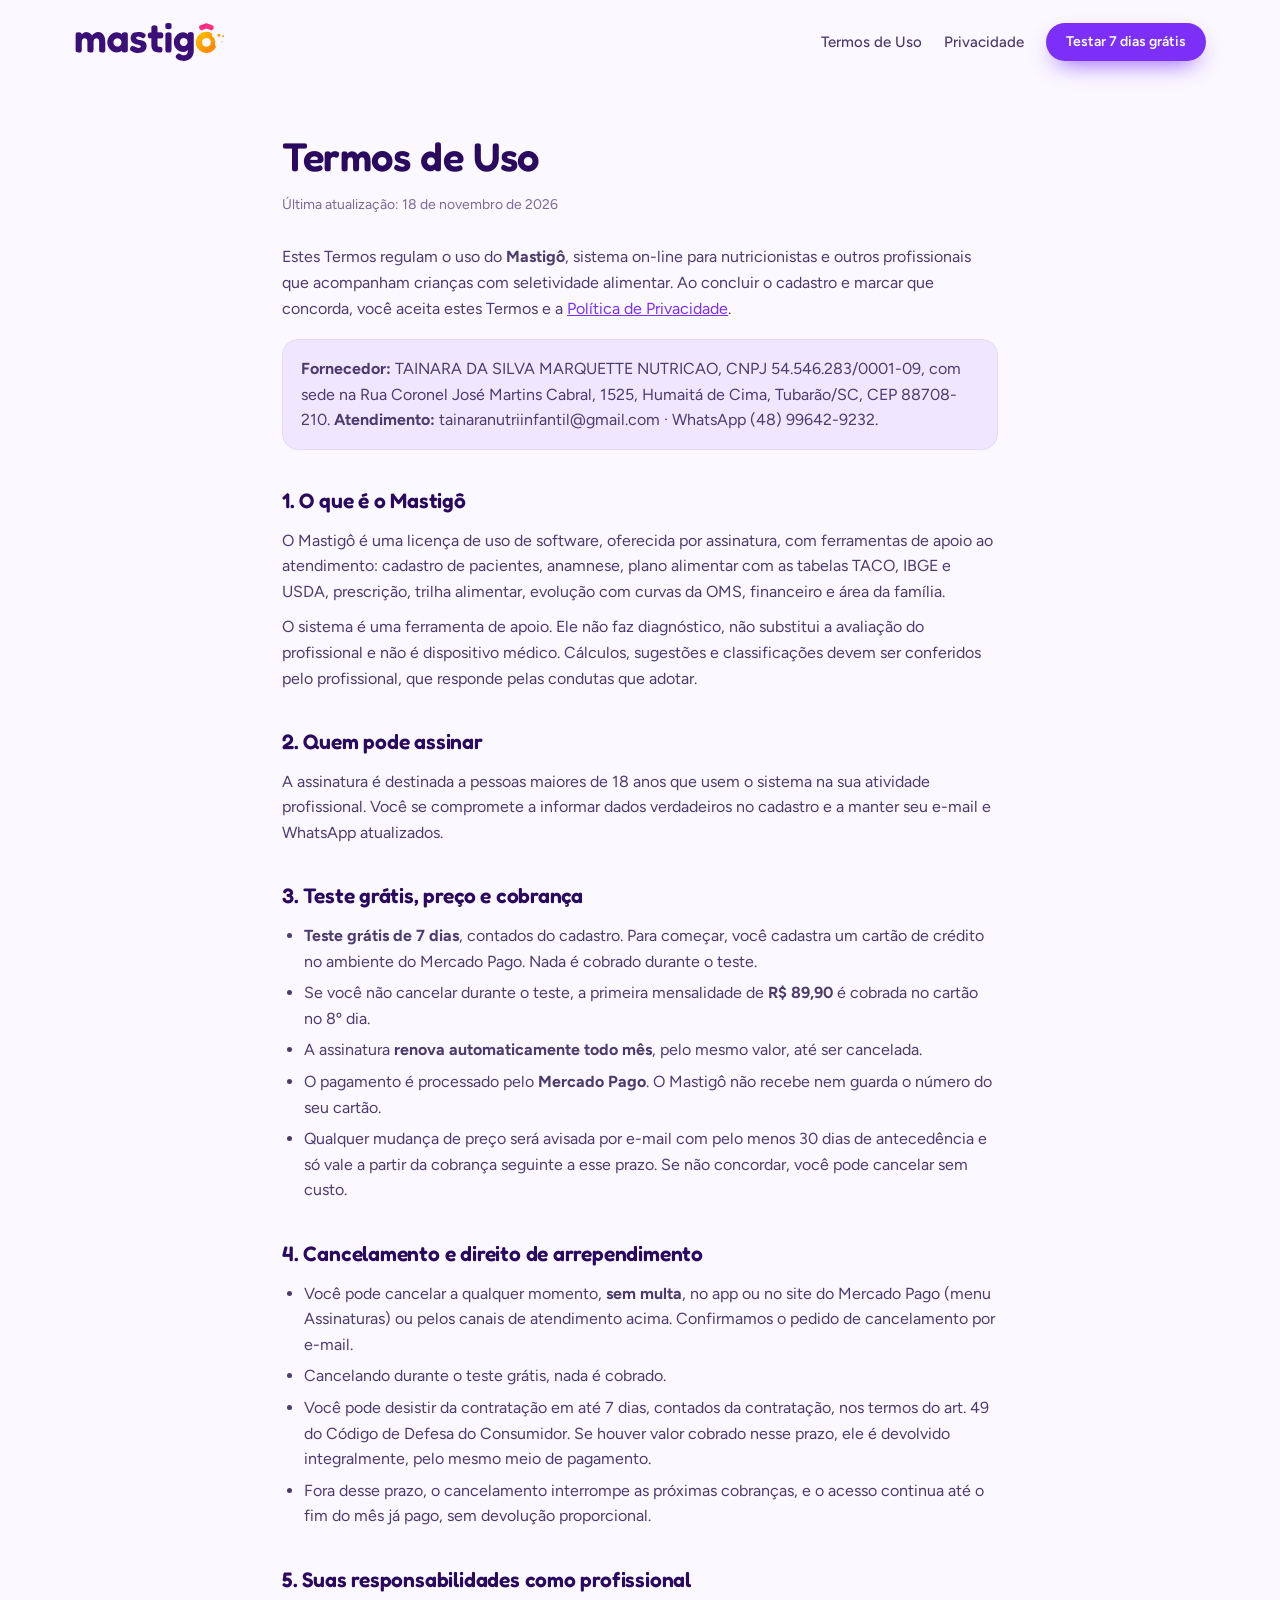
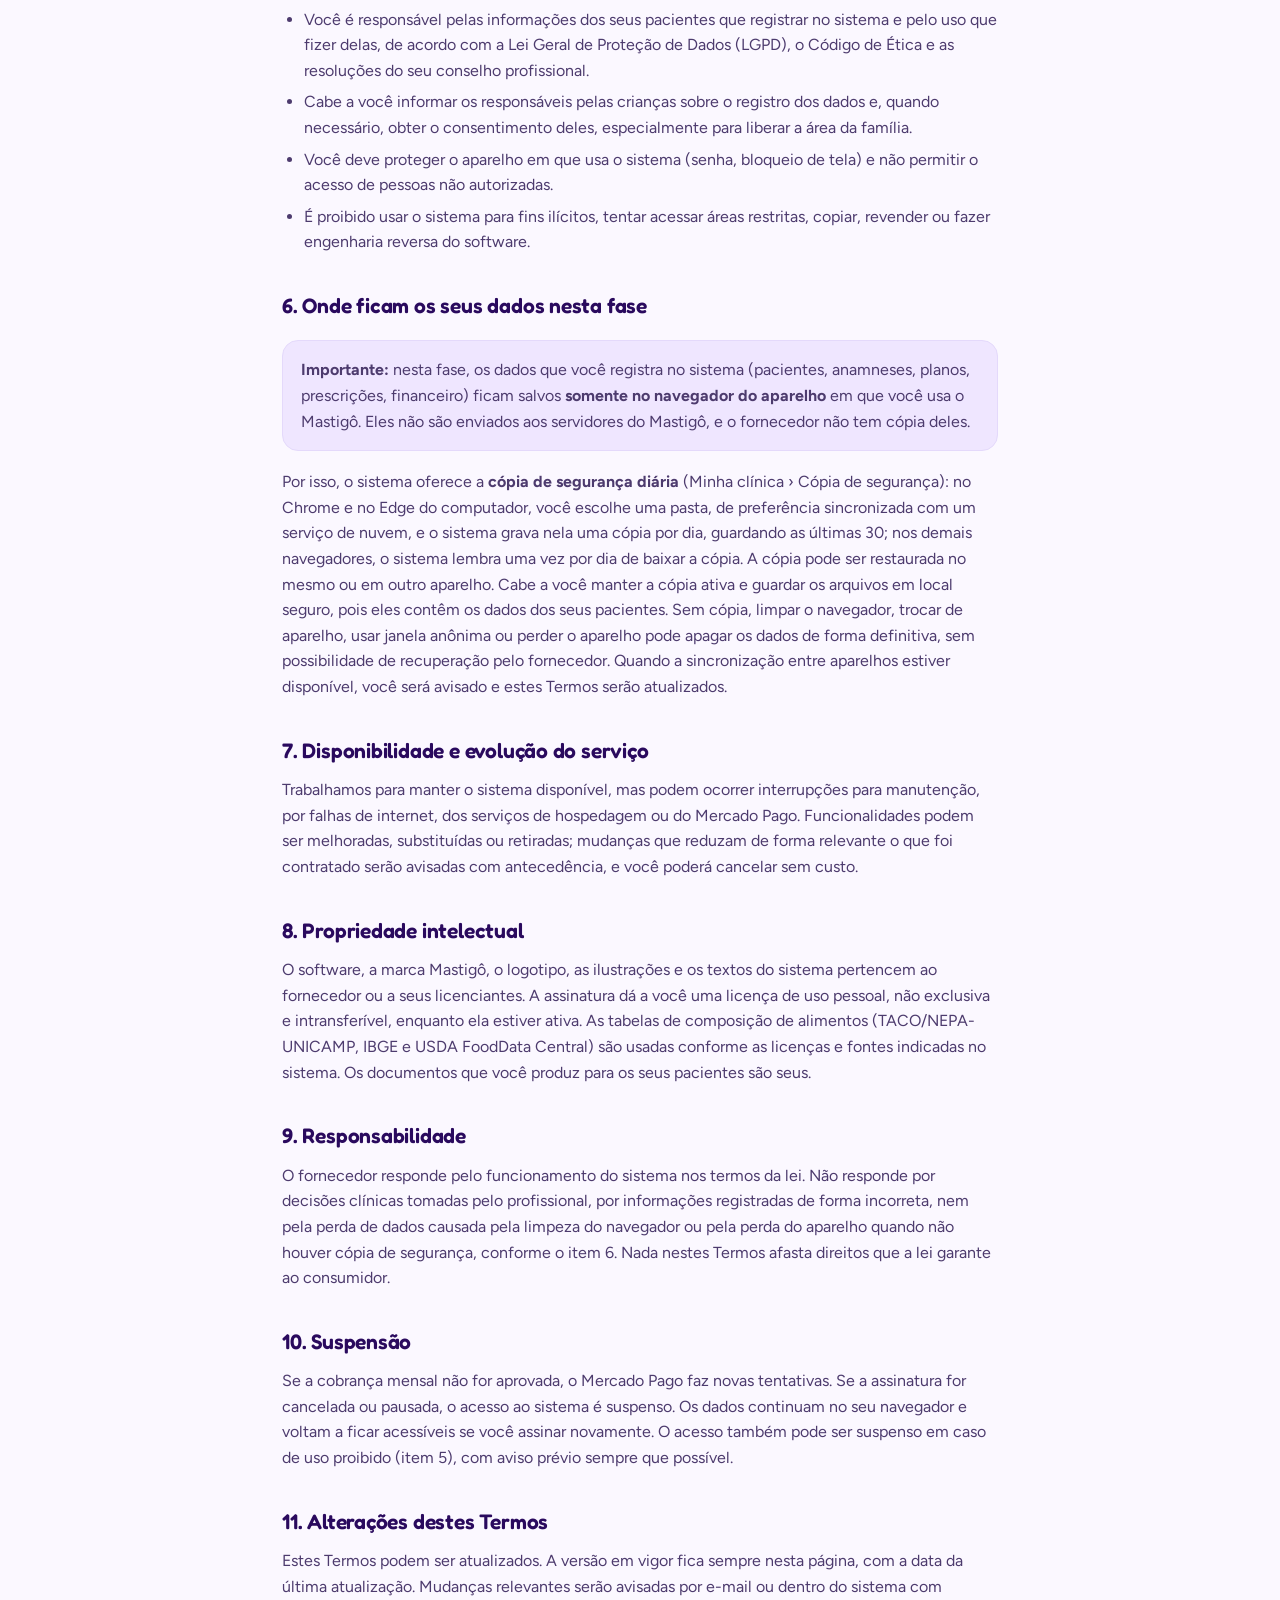
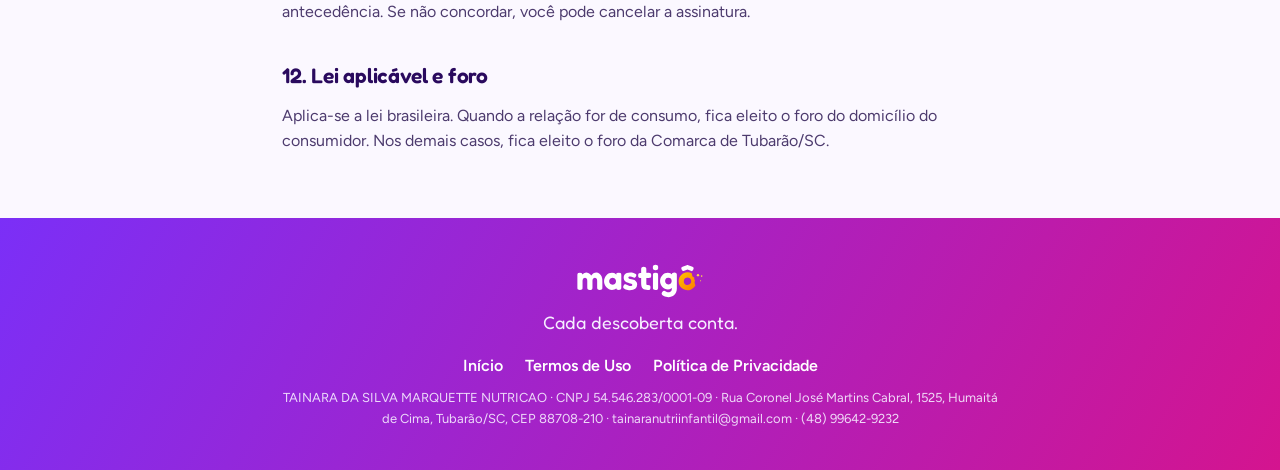
<file: termos.html>
<!doctype html>
<html lang="pt-BR">
<head>
  <meta charset="utf-8">
  <meta name="viewport" content="width=device-width, initial-scale=1">
  <meta name="theme-color" content="#7b2ff7">
  <meta name="description" content="Termos de Uso do Mastigô: teste grátis, assinatura, cancelamento e responsabilidades.">
  <title>Termos de Uso · Mastigô</title>
  <link rel="icon" href="./favicon.svg" type="image/svg+xml">
  <link rel="apple-touch-icon" sizes="180x180" href="./apple-touch-icon.png?v=2">
  <link rel="preconnect" href="https://fonts.googleapis.com">
  <link rel="preconnect" href="https://fonts.gstatic.com" crossorigin>
  <link href="https://fonts.googleapis.com/css2?family=Fredoka:wght@500;600&family=Figtree:wght@400;500;600;700&display=swap" rel="stylesheet">
  <link rel="stylesheet" href="./entrada.css?v=6077276">
  <style>
    .documento{max-width:760px;margin:0 auto;padding:40px 22px 64px}
    .documento h1{font-size:clamp(30px,4vw,40px);margin-bottom:6px}
    .documento .atualizado{color:var(--suave);font-size:14px;margin-bottom:28px}
    .documento h2{font-size:21px;margin:34px 0 10px}
    .documento p,.documento li{color:var(--tinta);font-size:16px}
    .documento p+p{margin-top:10px}
    .documento ul,.documento ol{padding-left:22px;margin:8px 0 0}
    .documento li+li{margin-top:6px}
    .documento .quadro{background:var(--lavanda);border:1.5px solid var(--linha);border-radius:16px;padding:16px 18px;margin:18px 0}
    .documento .quadro p{margin:0}
    .documento table{width:100%;border-collapse:collapse;margin-top:10px;font-size:15px}
    .documento th,.documento td{text-align:left;vertical-align:top;border-bottom:1px solid var(--linha);padding:9px 8px;color:var(--tinta)}
    .documento th{color:var(--noite);font-weight:600}
    @media print{.topo,.rodape{display:none}.documento{padding:0}}
  </style>
</head>
<body>
  <a class="pular" href="#conteudo">Ir para o conteúdo</a>
  <header class="topo">
    <a class="marca" href="./" aria-label="Mastigô — início"><img src="./mastigo-logo.svg" alt="Mastigô" width="152" height="40"></a>
    <nav class="topo-links" aria-label="Acessos">
      <a href="./termos.html">Termos de Uso</a>
      <a href="./privacidade.html">Privacidade</a>
      <a class="botao botao-roxo pequeno" href="./#comecar">Testar 7 dias grátis</a>
    </nav>
  </header>
  <main id="conteudo" class="documento">
    <h1>Termos de Uso</h1>
    <p class="atualizado">Última atualização: 18 de novembro de 2026</p>
    <p>Estes Termos regulam o uso do <b>Mastigô</b>, sistema on-line para nutricionistas e outros profissionais que acompanham crianças com seletividade alimentar. Ao concluir o cadastro e marcar que concorda, você aceita estes Termos e a <a href="./privacidade.html">Política de Privacidade</a>.</p>
    <div class="quadro"><p><b>Fornecedor:</b> TAINARA DA SILVA MARQUETTE NUTRICAO, CNPJ 54.546.283/0001-09, com sede na Rua Coronel José Martins Cabral, 1525, Humaitá de Cima, Tubarão/SC, CEP 88708-210. <b>Atendimento:</b> tainaranutriinfantil@gmail.com · WhatsApp (48) 99642-9232.</p></div>

    <h2>1. O que é o Mastigô</h2>
    <p>O Mastigô é uma licença de uso de software, oferecida por assinatura, com ferramentas de apoio ao atendimento: cadastro de pacientes, anamnese, plano alimentar com as tabelas TACO, IBGE e USDA, prescrição, trilha alimentar, evolução com curvas da OMS, financeiro e área da família.</p>
    <p>O sistema é uma ferramenta de apoio. Ele não faz diagnóstico, não substitui a avaliação do profissional e não é dispositivo médico. Cálculos, sugestões e classificações devem ser conferidos pelo profissional, que responde pelas condutas que adotar.</p>

    <h2>2. Quem pode assinar</h2>
    <p>A assinatura é destinada a pessoas maiores de 18 anos que usem o sistema na sua atividade profissional. Você se compromete a informar dados verdadeiros no cadastro e a manter seu e-mail e WhatsApp atualizados.</p>

    <h2>3. Teste grátis, preço e cobrança</h2>
    <ul>
      <li><b>Teste grátis de 7 dias</b>, contados do cadastro. Para começar, você cadastra um cartão de crédito no ambiente do Mercado Pago. Nada é cobrado durante o teste.</li>
      <li>Se você não cancelar durante o teste, a primeira mensalidade de <b>R$ 89,90</b> é cobrada no cartão no 8º dia.</li>
      <li>A assinatura <b>renova automaticamente todo mês</b>, pelo mesmo valor, até ser cancelada.</li>
      <li>O pagamento é processado pelo <b>Mercado Pago</b>. O Mastigô não recebe nem guarda o número do seu cartão.</li>
      <li>Qualquer mudança de preço será avisada por e-mail com pelo menos 30 dias de antecedência e só vale a partir da cobrança seguinte a esse prazo. Se não concordar, você pode cancelar sem custo.</li>
    </ul>

    <h2>4. Cancelamento e direito de arrependimento</h2>
    <ul>
      <li>Você pode cancelar a qualquer momento, <b>sem multa</b>, no app ou no site do Mercado Pago (menu Assinaturas) ou pelos canais de atendimento acima. Confirmamos o pedido de cancelamento por e-mail.</li>
      <li>Cancelando durante o teste grátis, nada é cobrado.</li>
      <li>Você pode desistir da contratação em até 7 dias, contados da contratação, nos termos do art. 49 do Código de Defesa do Consumidor. Se houver valor cobrado nesse prazo, ele é devolvido integralmente, pelo mesmo meio de pagamento.</li>
      <li>Fora desse prazo, o cancelamento interrompe as próximas cobranças, e o acesso continua até o fim do mês já pago, sem devolução proporcional.</li>
    </ul>

    <h2>5. Suas responsabilidades como profissional</h2>
    <ul>
      <li>Você é responsável pelas informações dos seus pacientes que registrar no sistema e pelo uso que fizer delas, de acordo com a Lei Geral de Proteção de Dados (LGPD), o Código de Ética e as resoluções do seu conselho profissional.</li>
      <li>Cabe a você informar os responsáveis pelas crianças sobre o registro dos dados e, quando necessário, obter o consentimento deles, especialmente para liberar a área da família.</li>
      <li>Você deve proteger o aparelho em que usa o sistema (senha, bloqueio de tela) e não permitir o acesso de pessoas não autorizadas.</li>
      <li>É proibido usar o sistema para fins ilícitos, tentar acessar áreas restritas, copiar, revender ou fazer engenharia reversa do software.</li>
    </ul>

    <h2>6. Onde ficam os seus dados nesta fase</h2>
    <div class="quadro"><p><b>Importante:</b> nesta fase, os dados que você registra no sistema (pacientes, anamneses, planos, prescrições, financeiro) ficam salvos <b>somente no navegador do aparelho</b> em que você usa o Mastigô. Eles não são enviados aos servidores do Mastigô, e o fornecedor não tem cópia deles.</p></div>
    <p>Por isso, o sistema oferece a <b>cópia de segurança diária</b> (Minha clínica › Cópia de segurança): no Chrome e no Edge do computador, você escolhe uma pasta, de preferência sincronizada com um serviço de nuvem, e o sistema grava nela uma cópia por dia, guardando as últimas 30; nos demais navegadores, o sistema lembra uma vez por dia de baixar a cópia. A cópia pode ser restaurada no mesmo ou em outro aparelho. Cabe a você manter a cópia ativa e guardar os arquivos em local seguro, pois eles contêm os dados dos seus pacientes. Sem cópia, limpar o navegador, trocar de aparelho, usar janela anônima ou perder o aparelho pode apagar os dados de forma definitiva, sem possibilidade de recuperação pelo fornecedor. Quando a sincronização entre aparelhos estiver disponível, você será avisado e estes Termos serão atualizados.</p>

    <h2>7. Disponibilidade e evolução do serviço</h2>
    <p>Trabalhamos para manter o sistema disponível, mas podem ocorrer interrupções para manutenção, por falhas de internet, dos serviços de hospedagem ou do Mercado Pago. Funcionalidades podem ser melhoradas, substituídas ou retiradas; mudanças que reduzam de forma relevante o que foi contratado serão avisadas com antecedência, e você poderá cancelar sem custo.</p>

    <h2>8. Propriedade intelectual</h2>
    <p>O software, a marca Mastigô, o logotipo, as ilustrações e os textos do sistema pertencem ao fornecedor ou a seus licenciantes. A assinatura dá a você uma licença de uso pessoal, não exclusiva e intransferível, enquanto ela estiver ativa. As tabelas de composição de alimentos (TACO/NEPA-UNICAMP, IBGE e USDA FoodData Central) são usadas conforme as licenças e fontes indicadas no sistema. Os documentos que você produz para os seus pacientes são seus.</p>

    <h2>9. Responsabilidade</h2>
    <p>O fornecedor responde pelo funcionamento do sistema nos termos da lei. Não responde por decisões clínicas tomadas pelo profissional, por informações registradas de forma incorreta, nem pela perda de dados causada pela limpeza do navegador ou pela perda do aparelho quando não houver cópia de segurança, conforme o item 6. Nada nestes Termos afasta direitos que a lei garante ao consumidor.</p>

    <h2>10. Suspensão</h2>
    <p>Se a cobrança mensal não for aprovada, o Mercado Pago faz novas tentativas. Se a assinatura for cancelada ou pausada, o acesso ao sistema é suspenso. Os dados continuam no seu navegador e voltam a ficar acessíveis se você assinar novamente. O acesso também pode ser suspenso em caso de uso proibido (item 5), com aviso prévio sempre que possível.</p>

    <h2>11. Alterações destes Termos</h2>
    <p>Estes Termos podem ser atualizados. A versão em vigor fica sempre nesta página, com a data da última atualização. Mudanças relevantes serão avisadas por e-mail ou dentro do sistema com antecedência. Se não concordar, você pode cancelar a assinatura.</p>

    <h2>12. Lei aplicável e foro</h2>
    <p>Aplica-se a lei brasileira. Quando a relação for de consumo, fica eleito o foro do domicílio do consumidor. Nos demais casos, fica eleito o foro da Comarca de Tubarão/SC.</p>

  </main>
  <footer class="rodape">
    <img src="./mastigo-logo-branca.svg" alt="Mastigô" width="130" height="34">
    <p class="slogan">Cada descoberta conta.</p>
    <nav aria-label="Rodapé"><a href="./">Início</a><a href="./termos.html">Termos de Uso</a><a href="./privacidade.html">Política de Privacidade</a></nav>
    <p class="empresa">TAINARA DA SILVA MARQUETTE NUTRICAO · CNPJ 54.546.283/0001-09 · Rua Coronel José Martins Cabral, 1525, Humaitá de Cima, Tubarão/SC, CEP 88708-210 · tainaranutriinfantil@gmail.com · (48) 99642-9232</p>
  </footer>
</body>
</html>
</file>
<file: entrada.css>
/* Página de entrada do Mastigô — tokens próprios, derivados da marca */
:root{
  --noite:#2a0a5e; --tinta:#4d3b6e; --suave:#7a6b96;
  --roxo:#7b2ff7; --magenta:#d4148f; --rosa:#ff2e7e; --laranja:#ff8a00; --amarelo:#ffc400;
  --leite:#fbf8ff; --lavanda:#efe6ff; --linha:#e4d9fb; --branco:#fff;
  --display:'Fredoka','Trebuchet MS',sans-serif; --texto:'Figtree','Segoe UI',Arial,sans-serif;
  --raio:22px; --sombra:0 18px 50px -24px rgba(42,10,94,.45);
}
*{box-sizing:border-box}
html{scroll-behavior:smooth}
body{margin:0;font-family:var(--texto);color:var(--noite);background:var(--leite);line-height:1.6;font-size:16px;-webkit-font-smoothing:antialiased}
img{display:block;max-width:100%}
a{color:var(--roxo)}
:focus-visible{outline:3px solid var(--amarelo);outline-offset:3px;border-radius:6px}
.pular{position:absolute;left:16px;top:-60px;background:var(--branco);padding:10px 14px;border-radius:10px;z-index:9}
.pular:focus{top:12px}
h1,h2,h3{font-family:var(--display);font-weight:600;letter-spacing:-.01em;margin:0;color:var(--noite)}
p{margin:0}

/* Botões */
.botao{display:inline-flex;align-items:center;justify-content:center;gap:8px;border-radius:999px;padding:15px 26px;font:600 16px/1 var(--texto);text-decoration:none;border:2px solid transparent;cursor:pointer;transition:transform .15s ease,box-shadow .15s ease,background .15s ease}
.botao-roxo{background:var(--roxo);color:var(--branco);box-shadow:0 10px 24px -10px var(--roxo)}
.botao-roxo:hover{background:#6a1fe6;transform:translateY(-1px)}
.botao-linha{background:transparent;color:var(--noite);border-color:var(--linha)}
.botao-linha:hover{border-color:var(--roxo);color:var(--roxo)}
.botao.pequeno{padding:10px 18px;font-size:14px}
.botao.largo{width:100%;padding:17px}
.botao[disabled]{opacity:.6;cursor:wait}

/* Topo */
.topo{display:flex;align-items:center;justify-content:space-between;gap:16px;max-width:1180px;margin:0 auto;padding:22px 24px}
.marca img{height:40px;width:auto}
.topo-links{display:flex;align-items:center;gap:22px}
.topo-links a:not(.botao){color:var(--tinta);text-decoration:none;font-weight:500;font-size:15px}
.topo-links a:not(.botao):hover{color:var(--roxo)}

/* Herói */
.heroi{max-width:1180px;margin:0 auto;padding:40px 24px 80px;display:grid;grid-template-columns:1.08fr .92fr;gap:56px;align-items:center}
.sobrelinha{font:600 13px/1.4 var(--texto);letter-spacing:.08em;text-transform:uppercase;color:var(--magenta);margin-bottom:18px}
.heroi h1{font-size:clamp(44px,6.4vw,78px);line-height:.98;font-weight:600;letter-spacing:-.025em}
.mastigo{display:inline-block;background:linear-gradient(100deg,var(--roxo) 0%,var(--magenta) 55%,var(--laranja) 100%);-webkit-background-clip:text;background-clip:text;color:transparent;padding-right:.08em}
.lead{font-size:19px;color:var(--tinta);margin:26px 0 32px;max-width:36em}
.heroi-acoes{display:flex;gap:12px;flex-wrap:wrap}
.letra-miuda{font-size:13.5px;color:var(--suave);margin-top:16px}

/* Assinatura visual: a escada do comer */
.escada-cartao{position:relative;margin:0;background:var(--branco);border-radius:28px;padding:26px 26px 22px;box-shadow:var(--sombra);overflow:hidden}
.escada-cartao::before{content:"";position:absolute;inset:auto -60px -90px auto;width:260px;height:260px;border-radius:50%;background:radial-gradient(circle,#ffe9a8 0%,rgba(255,233,168,0) 70%);pointer-events:none}
.escada-cartao figcaption{display:flex;flex-direction:column;gap:6px;margin-bottom:22px}
.escada-cartao figcaption strong{font-family:var(--display);font-size:22px;font-weight:600}
.tag{align-self:flex-start;background:var(--lavanda);color:var(--roxo);font-weight:600;font-size:12px;letter-spacing:.06em;text-transform:uppercase;border-radius:999px;padding:5px 11px}
.escada{list-style:none;margin:0;padding:0;display:grid;grid-template-columns:repeat(6,1fr);gap:8px;align-items:end;height:250px;position:relative}
.escada li{position:relative;display:flex;flex-direction:column;justify-content:flex-start;align-items:center;gap:2px;padding-top:10px;border-radius:14px 14px 8px 8px;background:var(--lavanda);color:var(--suave);font-size:12px;font-weight:600;transition:background .35s ease,color .35s ease}
.escada li b{font-family:var(--display);font-size:20px;line-height:1;color:inherit}
.escada li:nth-child(1){height:30%}.escada li:nth-child(2){height:42%}.escada li:nth-child(3){height:54%}
.escada li:nth-child(4){height:66%}.escada li:nth-child(5){height:78%}.escada li:nth-child(6){height:90%}
.escada li.feito{background:linear-gradient(180deg,var(--roxo),var(--magenta));color:var(--branco)}
.escada li.agora{background:linear-gradient(180deg,var(--laranja),var(--rosa));color:var(--branco)}
.alimento-pula{position:absolute;width:62px;height:62px;left:0;top:0;transition:transform .55s cubic-bezier(.34,1.56,.64,1);will-change:transform;pointer-events:none;filter:drop-shadow(0 8px 10px rgba(42,10,94,.18))}
.alimento-pula svg{width:100%;height:100%}
.carimbo{position:absolute;right:22px;top:20px;font-family:var(--display);font-weight:600;font-size:30px;color:var(--rosa);transform:rotate(-8deg) scale(.6);opacity:0;transition:opacity .3s ease,transform .45s cubic-bezier(.34,1.56,.64,1);border:3px solid currentColor;border-radius:14px;padding:2px 12px;background:var(--branco)}
.carimbo.mostra{opacity:1;transform:rotate(-8deg) scale(1)}
.escada-legenda{margin-top:16px;font-size:14.5px;color:var(--tinta);min-height:1.6em}

/* Recursos */
.recursos{max-width:1180px;margin:0 auto;padding:30px 24px 90px}
.recursos h2,.teste h2,.duvidas h2{font-size:clamp(30px,3.6vw,42px);line-height:1.05}
.recursos-grade{display:grid;grid-template-columns:repeat(3,1fr);gap:0;margin-top:36px;border-top:2px solid var(--linha)}
.recursos-grade article{padding:26px 26px 28px 0;border-bottom:1px solid var(--linha)}
.recursos-grade article:not(:nth-child(3n+1)){padding-left:26px;border-left:1px solid var(--linha)}
.recursos-grade h3{font-size:21px;margin-bottom:8px}
.recursos-grade p{color:var(--tinta);font-size:15.5px}

/* Teste: linha do tempo (sequência real) */
.teste{background:var(--noite);color:#e9e0ff}
.teste>*{max-width:1180px;margin-left:auto;margin-right:auto;padding-left:24px;padding-right:24px}
.teste{padding:84px 0 92px}
.teste h2{color:var(--branco)}
.teste-cab p{max-width:40em;margin-top:14px;font-size:17px;color:#cbbdf0}
.linha-tempo{list-style:none;margin-top:44px;padding-top:0;display:grid;grid-template-columns:repeat(4,1fr);gap:0;position:relative}
.linha-tempo::before{content:"";position:absolute;left:24px;right:24px;top:9px;height:3px;background:linear-gradient(90deg,#6d4fb3,#6d4fb3 70%,var(--laranja));border-radius:3px}
.linha-tempo li{position:relative;padding:34px 22px 0 0}
.linha-tempo li::before{content:"";position:absolute;left:0;top:0;width:21px;height:21px;border-radius:50%;background:var(--noite);border:3px solid #9b7ff0}
.linha-tempo li.cobranca::before{border-color:var(--laranja);background:var(--laranja)}
.quando{display:block;font:600 13px/1 var(--texto);letter-spacing:.08em;text-transform:uppercase;color:#a993e8;margin-bottom:10px}
.linha-tempo li.cobranca .quando{color:var(--amarelo)}
.linha-tempo strong{display:block;font-family:var(--display);font-weight:600;font-size:22px;color:var(--branco);margin-bottom:6px}
.linha-tempo p{color:#cbbdf0;font-size:15px}

/* Começar: preço + cadastro */
.comecar{max-width:1180px;margin:0 auto;padding:90px 24px;display:grid;grid-template-columns:.8fr 1.2fr;gap:48px;align-items:start}
.preco{position:sticky;top:24px}
.valor{display:flex;align-items:baseline;gap:6px;font-family:var(--display);color:var(--noite);margin:6px 0 2px}
.valor .rs{font-size:28px;font-weight:600}
.valor #preco-valor{font-size:88px;font-weight:600;line-height:1;letter-spacing:-.03em}
.valor .mes{font-size:24px;color:var(--suave);font-weight:500}
.depois{font-size:18px;color:var(--tinta)}
.depois b{color:var(--magenta)}
.preco ul{list-style:none;padding:0;margin:26px 0 0;display:grid;gap:12px}
.preco li{position:relative;padding-left:28px;color:var(--tinta)}
.preco li::before{content:"";position:absolute;left:0;top:.45em;width:14px;height:14px;border-radius:50%;background:var(--amarelo);box-shadow:inset 0 0 0 4px #ffe48a}
.cadastro{background:var(--branco);border-radius:28px;padding:34px;box-shadow:var(--sombra)}
.cadastro h2{font-size:32px;margin-bottom:22px}
.campo{display:flex;flex-direction:column;gap:6px;margin-bottom:16px}
.campos-2{display:grid;grid-template-columns:1fr 1fr;gap:14px}
.campo label{font-weight:600;font-size:14px;color:var(--noite)}
.campo label small{font-weight:500;color:var(--suave)}
.campo input{font:500 16px var(--texto);color:var(--noite);border:1.5px solid var(--linha);border-radius:14px;padding:13px 14px;background:var(--leite)}
.campo input:focus{border-color:var(--roxo);outline:none;box-shadow:0 0 0 4px rgba(123,47,247,.14);background:var(--branco)}
.campo input[aria-invalid="true"]{border-color:var(--rosa)}
.condicoes{background:#fff8e1;border-radius:16px;padding:16px 18px;margin:8px 0 16px;font-size:14.5px;color:#5b4a1f}
.condicoes strong{display:block;color:#3d2f05;margin-bottom:6px}
.condicoes ul{margin:0;padding-left:18px;display:grid;gap:4px}
.aceite{display:flex;gap:10px;align-items:flex-start;font-size:15px;margin-bottom:12px;cursor:pointer}
.aceite input{width:20px;height:20px;margin-top:2px;accent-color:var(--roxo);flex-shrink:0}
.erro{color:#c0124f;font-weight:600;font-size:14.5px;min-height:1.4em;margin-bottom:10px}

/* Dúvidas */
.duvidas{max-width:820px;margin:0 auto;padding:10px 24px 90px}
.duvidas h2{margin-bottom:22px}
.duvidas details{border-top:1px solid var(--linha);padding:18px 4px}
.duvidas details:last-child{border-bottom:1px solid var(--linha)}
.duvidas summary{cursor:pointer;font-weight:600;font-size:17.5px;list-style:none;display:flex;justify-content:space-between;gap:12px}
.duvidas summary::-webkit-details-marker{display:none}
.duvidas summary::after{content:"+";font-family:var(--display);font-size:24px;line-height:1;color:var(--roxo);transition:transform .2s ease}
.duvidas details[open] summary::after{transform:rotate(45deg)}
.duvidas details p{margin-top:10px;color:var(--tinta)}

/* Rodapé */
.rodape{background:linear-gradient(120deg,var(--roxo),var(--magenta));color:#f6eeff;padding:46px 24px 40px;text-align:center;display:flex;flex-direction:column;align-items:center;gap:10px}
.rodape img{height:34px;width:auto}
.rodape .slogan{font-family:var(--display);font-size:18px}
.rodape nav{display:flex;gap:22px;flex-wrap:wrap;justify-content:center;margin-top:6px}
.rodape a{color:var(--branco);font-weight:600;text-decoration:none}
.rodape a:hover{text-decoration:underline}
.rodape .empresa{font-size:13px;opacity:.9;max-width:720px}

/* Responsivo */
@media (max-width:960px){
  .heroi{grid-template-columns:1fr;gap:40px;padding-top:20px}
  .recursos-grade{grid-template-columns:1fr 1fr}
  .recursos-grade article:not(:nth-child(3n+1)){padding-left:0;border-left:0}
  .recursos-grade article:nth-child(even){padding-left:22px;border-left:1px solid var(--linha)}
  .linha-tempo{grid-template-columns:1fr 1fr;row-gap:30px}
  .linha-tempo::before{display:none}
  .comecar{grid-template-columns:1fr}
  .preco{position:static}
}
@media (max-width:600px){
  .topo{padding:16px}
  .topo-links a:not(.botao):not(.link-app){display:none}
  .marca img{height:32px}
  .lead{font-size:17px}
  .escada{height:210px;gap:5px}
  .escada li{font-size:10px}
  .escada li b{font-size:17px}
  .recursos-grade{grid-template-columns:1fr}
  .recursos-grade article:nth-child(even){padding-left:0;border-left:0}
  .linha-tempo{grid-template-columns:1fr}
  .campos-2{grid-template-columns:1fr}
  .cadastro{padding:24px 18px}
  .valor #preco-valor{font-size:70px}
}
@media (prefers-reduced-motion:reduce){
  html{scroll-behavior:auto}
  *{transition:none!important;animation:none!important}
}
/* Aviso para quem tentou entrar sem ter assinado */
.aviso-entrar{background:#fff6dc;border:1.5px solid #ffd76a;border-radius:14px;padding:13px 15px;font-size:15px;line-height:1.5;color:var(--noite);margin-bottom:18px}
.aviso-entrar b{display:block;margin-bottom:2px}
.aviso-entrar a{color:var(--roxo);font-weight:700;margin-left:4px}
.dica-senha{display:block;font-size:12.5px;color:var(--tinta,#4d3b6e);margin-top:6px;line-height:1.4}

/* Baixar o app */
.app{max-width:1180px;margin:0 auto;padding:20px 24px 90px;display:grid;grid-template-columns:1fr 1fr;gap:48px;align-items:start}
.app-texto p{margin-top:14px;color:var(--tinta);font-size:17px;max-width:34em}
.app-video{margin:28px 0 0;width:300px;max-width:100%}
.app-video-abas{display:flex;gap:6px;background:#efe7ff;border-radius:999px;padding:4px;margin-bottom:12px}
.app-video-abas button{flex:1;border:0;border-radius:999px;padding:9px 12px;font:inherit;font-weight:700;font-size:15px;cursor:pointer;background:transparent;color:#5a1fc0}
.app-video-abas button[aria-selected=true]{background:#7b2ff7;color:#fff}
.app-video-abas button:focus-visible{outline:3px solid #ffc400;outline-offset:2px}
.app-video video{display:block;width:100%;aspect-ratio:9/16;border-radius:26px;background:#7b2ff7;box-shadow:0 18px 40px rgba(90,31,192,.28)}
.app-video figcaption{margin-top:10px;font-size:14px;color:var(--tinta);opacity:.8;text-align:center}
@media (max-width:860px){.app{grid-template-columns:1fr;gap:26px;padding-bottom:70px}.app-video{margin-left:auto;margin-right:auto}}
.botao-app{background:#ffc400;color:#2a0a5e;display:inline-flex;align-items:center;gap:8px;box-shadow:0 8px 18px rgba(255,170,0,.35)}
.botao-app:hover{background:#ffcf33}
</file>
<file: styles.css>
:root{--ink:#263c50;--muted:#71818e;--green:#157e77;--green-dark:#09645f;--green-light:#e8f4f0;--line:#e8edf0;--canvas:#f6f8fa;--yellow:#f5ce65;--white:#fff;--radius:18px;font-family:'Segoe UI',Arial,sans-serif;color:var(--ink);background:var(--canvas);font-synthesis:none}
*{box-sizing:border-box}body{margin:0}button,input,select,textarea{font:inherit}button,a,input,select,textarea{-webkit-tap-highlight-color:transparent}button{cursor:pointer}button{color:inherit}button:disabled{cursor:not-allowed;opacity:.6}a{color:var(--green)}button:focus-visible,a:focus-visible,input:focus-visible,select:focus-visible,textarea:focus-visible{outline:3px solid #dfaf34;outline-offset:3px}h1,h2,h3,h4,p{margin:0}h1,h2,h3,.brand{font-family:'Trebuchet MS','Segoe UI',sans-serif}h1{font-size:30px;letter-spacing:-1px;font-weight:700}h2{font-size:19px;letter-spacing:-.3px}h3{font-size:16px}p{line-height:1.65}svg{width:20px;height:20px;flex-shrink:0}small{font-size:12px;color:var(--muted)}button{border:0;background:none}.skip{position:absolute;top:-80px;left:20px;background:white;padding:12px;z-index:20}.skip:focus{top:10px}.shell{display:grid;grid-template-columns:236px minmax(0,1fr);min-height:100vh}.sidebar{background:white;border-right:1px solid var(--line);padding:32px 20px 22px;display:flex;flex-direction:column;position:sticky;top:0;height:100vh;z-index:5}.brand{display:flex;align-items:center;gap:10px;padding:0 12px;font-size:27px;letter-spacing:-1px;font-weight:bold;color:#254c4d}.brand img{width:43px;height:43px}.brand b{font:700 10px 'Segoe UI',sans-serif;letter-spacing:1.4px;background:#eaf3ef;border-radius:5px;padding:4px 5px;margin-left:2px;color:var(--green)}.brand-copy{display:flex;align-items:center}.brand-sub{font-size:10px;letter-spacing:.5px;margin:11px 0 35px 67px;color:var(--muted)}.nav-caption{font-size:10px;font-weight:700;letter-spacing:1.7px;color:#8f9ba4;padding:0 16px;margin-bottom:12px}.nav{display:grid;gap:7px}.nav button{display:flex;align-items:center;gap:13px;padding:13px 15px;border-radius:10px;text-align:left;font-size:13px;font-weight:500}.nav button:hover{background:#f4f8f7}.nav button.active{background:var(--green-light);color:var(--green-dark);font-weight:650}.nav .count{margin-left:auto;font-size:11px;background:white;border-radius:5px;padding:2px 6px}.side-bottom{margin-top:auto}.family-shortcut{margin:35px 4px 20px;background:#f9f7ee;padding:18px 15px;border-radius:13px;position:relative}.family-shortcut .family-icon{color:#9d822d;margin-bottom:12px}.family-shortcut h3{font-size:13px;margin-bottom:7px}.family-shortcut p{font-size:11px;color:#817b69;margin-bottom:12px;line-height:1.6}.text-button{display:inline-flex;align-items:center;gap:7px;color:var(--green);font-size:12px;font-weight:650;padding:0}.text-button svg{width:15px;height:15px}.profile{display:flex;align-items:center;gap:10px;border-top:1px solid var(--line);padding:19px 4px 0}.profile strong{font-size:12px;display:block}.profile small{font-size:10px;display:block;margin-top:4px}.avatar{width:39px;height:39px;border-radius:50%;display:grid;place-items:center;font-size:12px;font-weight:650;flex-shrink:0}.mint{background:#deeee7;color:#487c69}.peach{background:#f9e7de;color:#ad6f57}.lilac{background:#ede9f5;color:#8874aa}.yellow{background:#faf0d7;color:#9c8237}.topbar{background:rgba(255,255,255,.92);min-height:81px;border-bottom:1px solid var(--line);padding:18px 38px;display:flex;align-items:center;justify-content:space-between;gap:20px}.breadcrumb{font-size:12px;color:#8b98a1;display:flex;align-items:center;gap:12px}.breadcrumb strong{color:#536778;font-weight:500}.top-actions{display:flex;gap:16px;align-items:center}.badge{display:inline-flex;gap:6px;align-items:center;background:#fff4d7;color:#967526;border:1px solid #f3e9c7;border-radius:7px;padding:6px 9px;font-size:10px;font-weight:600;white-space:nowrap}.dot{height:6px;width:6px;background:currentColor;border-radius:50%;display:inline-block}.icon-button{width:36px;height:36px;display:grid;place-items:center;border:1px solid var(--line);border-radius:10px;background:white}.mobile-menu{display:none}.main{max-width:1500px;padding:32px 38px 35px;margin:0 auto;animation:appear .25s ease}.page-heading{display:flex;justify-content:space-between;align-items:center;gap:20px;margin-bottom:26px}.page-heading p{font-size:13px;color:var(--muted);margin-top:8px}.heading-tools{display:flex;gap:10px;align-items:center}.button{display:inline-flex;align-items:center;justify-content:center;gap:8px;border:1px solid var(--line);border-radius:9px;padding:11px 16px;background:white;font-size:12px;font-weight:600;text-decoration:none;min-height:41px;white-space:nowrap}.button svg{width:16px;height:16px}.button.primary{background:var(--green);border-color:var(--green);color:white;box-shadow:0 3px 6px #157e7710}.button.primary:hover{background:var(--green-dark)}.button:hover{border-color:#9fc5bc}.button.danger{color:#a95058}.welcome{display:flex;justify-content:space-between;align-items:center;padding:29px 34px;background:#e6f1ed;border:1px solid #dcebe4;border-radius:var(--radius);position:relative;overflow:hidden;min-height:192px;margin-bottom:23px}.welcome .eyebrow{font-size:10px;font-weight:700;letter-spacing:1.5px;color:var(--green);margin-bottom:12px}.welcome h2{font-size:27px;line-height:1.3;font-weight:500;letter-spacing:-.6px}.welcome h2 em{font-style:normal;font-weight:bold;color:var(--green)}.welcome p{font-size:12px;color:#6f8981;margin-top:12px;max-width:370px}.plate{width:260px;height:170px;flex-shrink:0}.stats{display:grid;grid-template-columns:repeat(4,1fr);gap:17px;margin-bottom:27px}.stat{background:white;border:1px solid var(--line);border-radius:14px;padding:19px 18px;display:flex;align-items:flex-start;justify-content:space-between;gap:9px}.stat .stat-label{font-size:11px;color:var(--muted)}.stat .number{font-size:28px;font-weight:650;letter-spacing:-1px;line-height:1.1;margin:10px 0 8px;font-variant-numeric:tabular-nums}.stat small{font-size:10px;color:#8c9b9c}.stat-icon{width:34px;height:34px;border-radius:10px;display:grid;place-items:center}.stat-icon svg{width:17px;height:17px}.grid-main{display:grid;grid-template-columns:minmax(0,1.55fr) minmax(300px,1fr);gap:23px}.card{background:white;border:1px solid var(--line);border-radius:var(--radius);overflow:hidden}.card-head{padding:22px 23px 17px;display:flex;justify-content:space-between;align-items:center;gap:12px}.card-head h2{font-size:16px}.card-head p{font-size:11px;color:var(--muted);margin-top:6px}.week{display:grid;grid-template-columns:repeat(7,1fr);gap:6px;padding:4px 22px 18px;border-bottom:1px solid var(--line)}.day{display:grid;justify-items:center;gap:8px;padding:9px 2px;border-radius:10px;font-size:10px;color:#98a3ab}.day strong{font-size:14px;font-weight:600;color:#546b7d}.day.active{background:var(--green);color:#c4e7dd}.day.active strong{color:white}.day.today:not(.active){background:#f0f7f3}.entry{display:flex;gap:12px;align-items:center;padding:17px 23px;border-bottom:1px solid #f0f3f5;text-align:left;width:100%;background:white}.entry:hover{background:#fcfdfc}.entry:last-child{border-bottom:0}.food-icon{background:#f4f7f5;border-radius:12px;width:43px;height:43px;display:grid;place-items:center;font-size:24px;flex-shrink:0}.entry-info{min-width:0;flex:1}.entry-info strong{display:block;font-size:12px;font-weight:600;margin-bottom:5px}.entry-info p{font-size:10px;color:#8a98a2}.entry-time{text-align:right;display:grid;justify-items:end;gap:6px}.entry-time small{font-size:10px}.pill{display:inline-flex;align-items:center;gap:5px;font-size:10px;font-weight:600;border-radius:6px;padding:5px 8px;white-space:nowrap}.pill svg{width:12px;height:12px}.card-foot{border-top:1px solid var(--line);padding:15px;text-align:center}.stack{display:grid;gap:23px;align-content:start}.patient-mini{padding:0 23px 19px;display:flex;align-items:center;gap:10px}.patient-mini strong{font-size:13px}.patient-mini p{font-size:10px;color:var(--muted);margin-top:4px}.select-min{border:1px solid var(--line);color:#627786;border-radius:7px;font-size:11px;padding:7px;background:white;max-width:140px}.progress-wrap{padding:0 23px 22px}.bar-label{display:flex;justify-content:space-between;font-size:11px;margin:13px 0 8px}.bar-label span{display:flex;align-items:center;gap:7px}.bar-label b{font-size:10px;color:var(--muted);font-weight:500}.track{height:6px;background:#f3f5f7;border-radius:10px;overflow:hidden}.track span{height:100%;display:block;border-radius:10px;min-width:0;transition:width .3s}.insight{margin:0 22px 21px;background:#f6f8fc;padding:12px;border-radius:9px;font-size:11px;line-height:1.6;color:#788b9b;display:flex;gap:8px}.insight svg{width:16px;height:16px;color:#8ea6ba}.appointment{display:flex;gap:13px;align-items:center;padding:13px 23px;border-top:1px solid #f1f4f5}.appointment time{font-size:12px;color:var(--green);font-weight:650;min-width:42px}.appointment strong{font-size:12px}.appointment p{font-size:10px;color:var(--muted);margin-top:4px}.appointment .dot{margin-left:auto;color:#b8d7cd}.bottom-note{font-size:10px;color:#9aa6ae;display:flex;justify-content:center;align-items:center;gap:6px;margin:25px 0 0}.bottom-note svg{width:12px;height:12px}.toolbar{display:flex;gap:12px;align-items:center;margin-bottom:23px;flex-wrap:wrap}.search{display:flex;align-items:center;gap:9px;background:white;border:1px solid var(--line);padding:10px 13px;border-radius:10px;flex:1;min-width:180px;color:#91a0ab}.search input{border:0;outline:0;background:transparent;width:100%;min-width:0;color:var(--ink);font-size:12px}.search:focus-within{box-shadow:0 0 0 2px #a2cdc3}.toolbar select,.toolbar input[type=date]{padding:10px;border:1px solid var(--line);background:white;border-radius:9px;color:#5c7180;font-size:12px;min-height:41px}.patients{display:grid;grid-template-columns:repeat(3,1fr);gap:20px}.patient-card{padding:23px;display:flex;flex-direction:column;gap:15px}.patient-top{display:flex;align-items:center;gap:12px}.patient-top .avatar{width:48px;height:48px;font-size:15px}.patient-top h3{font-size:15px}.patient-top p{font-size:11px;color:var(--muted);margin-top:6px}.focus-label{font-size:11px;line-height:1.6;color:#668176;background:#eef6f2;padding:10px 12px;border-radius:9px}.mini-stats{display:flex;gap:20px;padding:3px 0 9px}.mini-stats strong{font-size:20px;display:block}.mini-stats small{font-size:10px}.patient-card .button{margin-top:auto}.form-layout{display:grid;grid-template-columns:minmax(0,1.8fr) minmax(260px,1fr);gap:23px}.form-card{padding:27px}.form-section{margin-bottom:25px}.form-section h3{font-size:13px;margin-bottom:15px;display:flex;align-items:center;gap:10px}.step{width:23px;height:23px;border-radius:8px;background:#eaf4ef;display:grid;place-items:center;font-size:11px;color:var(--green)}.field-grid{display:grid;grid-template-columns:1fr 1fr;gap:16px}.field{display:flex;flex-direction:column;gap:8px}.field label,.field>span{font-size:11px;font-weight:600;color:#627b8a}.field input,.field select,.field textarea{border:1px solid #dde6e8;border-radius:9px;padding:11px 12px;color:var(--ink);width:100%;background:white;font-size:12px;min-height:41px}.field textarea{min-height:86px;resize:vertical}.food-picker{display:grid;grid-template-columns:repeat(4,1fr);gap:9px;max-height:231px;overflow:auto;padding:2px;margin-top:12px}.food-choice{display:flex;align-items:center;flex-direction:column;gap:7px;padding:13px 5px;background:#fafbf9;border:1px solid var(--line);border-radius:11px;font-size:10px;min-height:82px}.food-choice .emoji{font-size:26px}.food-choice.selected{border-color:var(--green);box-shadow:0 0 0 1px var(--green);background:#eef7f2}.interactions{display:grid;grid-template-columns:repeat(4,1fr);gap:9px}.interaction{border:1px solid var(--line);border-radius:11px;padding:16px 6px 13px;display:flex;flex-direction:column;align-items:center;gap:9px;background:var(--stage-bg);color:var(--stage-color);font-size:11px;font-weight:600}.interaction svg{width:26px;height:26px}.interaction.selected{border-color:var(--stage-color);box-shadow:0 0 0 1px var(--stage-color)}.interaction:hover{transform:translateY(-2px)}.helper{font-size:11px;line-height:1.7;color:var(--muted);margin-top:12px}.form-footer{display:flex;align-items:center;justify-content:space-between;gap:15px;border-top:1px solid var(--line);padding-top:20px}.form-footer span{font-size:10px;color:var(--muted)}.soft-card{background:#f6f2e7;border:1px solid #eee9db;border-radius:16px;padding:25px}.soft-card h2{font-size:20px;line-height:1.4;color:#7c713f;margin:10px 0}.soft-card p{font-size:12px;line-height:1.8;color:#8e8462}.soft-card svg{color:#ba9e4b;width:28px;height:28px}.catalog{display:grid;grid-template-columns:repeat(5,1fr);gap:15px}.food-card{padding:20px 14px;text-align:center}.food-card .emoji{font-size:38px;display:block;margin-bottom:12px}.food-card h3{font-size:12px}.food-card p{font-size:10px;color:var(--muted);margin:7px 0 13px}.chips{display:flex;gap:8px;flex-wrap:wrap;margin-bottom:22px}.chip{font-size:11px;border:1px solid var(--line);border-radius:20px;padding:9px 13px;background:white}.chip.active{background:var(--green);color:white;border-color:var(--green)}.empty{padding:35px 22px;text-align:center;color:var(--muted);font-size:13px;line-height:1.8}.empty svg{display:block;margin:0 auto 12px;color:#b1c5bd;width:32px;height:32px}.note-box{background:#eaf3f0;border:1px solid #dbeae4;padding:14px 17px;border-radius:11px;color:#587b70;font-size:12px;line-height:1.8;margin-bottom:23px}.chart{display:flex;align-items:flex-end;justify-content:space-around;height:210px;gap:15px;padding:30px 25px 0}.chart-column{height:100%;display:flex;flex-direction:column;align-items:center;justify-content:flex-end;gap:10px;flex:1;max-width:60px}.chart-column .bar{width:100%;background:#add4c7;border-radius:7px 7px 0 0;min-height:2px}.chart-column strong{font-size:11px;color:var(--green)}.chart-column span{font-size:10px;color:var(--muted);white-space:nowrap;margin-bottom:15px}.table-wrap{overflow-x:auto}table{border-collapse:collapse;width:100%;font-size:12px}th{text-align:left;font-size:10px;font-weight:600;color:#93a1ab;background:#fafbfc;padding:13px 22px}td{padding:15px 22px;border-top:1px solid var(--line)}td:first-child{font-weight:600}.settings{max-width:800px}.settings .card{padding:25px;margin-bottom:22px}.settings h2{margin-bottom:9px}.settings p{font-size:12px;color:var(--muted);margin-bottom:22px}.plan-options{display:grid;grid-template-columns:1fr 1fr;gap:15px}.plan{padding:20px;border:1px solid #dce6e2;border-radius:12px}.plan h3{margin-bottom:10px}.plan strong{font-size:22px;display:block;margin-bottom:10px}.plan small{display:block;margin-bottom:18px}.plan.selected{background:#eef7f3;border-color:#b2d1c4}.family-mode .sidebar{display:none}.family-mode.shell{grid-template-columns:1fr}.family-mode .main{max-width:1040px}.family-mode .topbar .brand{font-size:22px;padding:0}.family-mode .topbar .brand img{width:35px;height:35px}.mode-switch{font-size:11px;color:var(--green);font-weight:600}.privacy-banner{padding:10px 20px;text-align:center;background:#fff9e9;color:#998552;font-size:10px;border-top:1px solid #f4edd7}.menu-overlay{display:none}.agenda-date{font-size:11px;color:#759084;margin-bottom:12px}.agenda .appointment{padding:20px 25px}.agenda .appointment time{font-size:18px;min-width:66px}.agenda .appointment strong{font-size:14px}.agenda .appointment p{font-size:12px}#toast{position:fixed;bottom:25px;left:50%;transform:translate(-50%,20px);background:#254c46;color:white;padding:13px 23px;border-radius:12px;box-shadow:0 8px 35px #183b4620;opacity:0;pointer-events:none;z-index:100;font-size:12px;transition:.2s;max-width:calc(100% - 30px);text-align:center}#toast.show{opacity:1;transform:translate(-50%,0)}dialog{border:1px solid var(--line);border-radius:20px;padding:0;max-width:530px;width:calc(100% - 36px);max-height:90vh;box-shadow:0 15px 80px #17384d20;color:var(--ink)}dialog::backdrop{background:#1b394758;backdrop-filter:blur(3px)}.modal-content{padding:28px}.modal-top{display:flex;align-items:center;justify-content:space-between;margin-bottom:22px}.modal-top h2{font-size:21px}.modal-content p{font-size:13px;color:var(--muted);margin-bottom:18px}.modal-content .field{margin-bottom:17px}.modal-content .form-footer{margin-top:20px}.record-large{display:flex;gap:15px;align-items:center;margin-bottom:23px}.record-large .food-icon{width:62px;height:62px;font-size:34px}.record-details{display:grid;grid-template-columns:1fr 1fr;gap:18px;margin-bottom:22px}.record-details dt{font-size:11px;color:var(--muted);margin-bottom:5px}.record-details dd{font-size:13px;margin:0}.error{color:#a74e52;font-size:12px;margin:12px 0}.sr-only{position:absolute;width:1px;height:1px;padding:0;margin:-1px;overflow:hidden;clip:rect(0,0,0,0);white-space:nowrap;border:0}@keyframes appear{from{opacity:.3;transform:translateY(4px)}to{opacity:1;transform:none}}
@media(min-width:1500px){.main{padding:38px 55px}.topbar{padding-left:55px;padding-right:55px}.welcome{min-height:215px}.welcome h2{font-size:32px}.plate{width:300px;height:185px}.entry{padding-top:20px;padding-bottom:20px}}
@media(max-width:1150px){.shell{grid-template-columns:205px minmax(0,1fr)}.sidebar{padding:28px 13px 20px}.main{padding:27px 25px}.topbar{padding:17px 25px}.stats{gap:10px}.stat{padding:17px 13px}.stat-icon{width:28px;height:28px}.grid-main{grid-template-columns:minmax(0,1.3fr) minmax(280px,1fr);gap:17px}.patients{grid-template-columns:repeat(2,1fr)}.catalog{grid-template-columns:repeat(4,1fr)}.form-layout{grid-template-columns:minmax(0,1fr)}.form-layout>.stack{grid-template-columns:1fr 1fr}.page-heading h1{font-size:26px}.plate{width:210px}.welcome{padding:25px}.welcome h2{font-size:25px}}
@media(max-width:900px){.shell{grid-template-columns:180px minmax(0,1fr)}.brand{font-size:23px;padding:0 7px;gap:6px}.brand img{width:35px;height:35px}.brand-sub{margin-left:50px;font-size:9px}.sidebar{padding-left:9px;padding-right:9px}.nav button{padding:13px 11px;font-size:12px;gap:10px}.nav-caption{padding-left:11px}.family-shortcut{padding:15px 11px}.main{padding:24px 20px}.topbar{padding:16px 20px}.grid-main{grid-template-columns:1fr}.grid-main>.stack{grid-template-columns:1fr 1fr;gap:15px}.stats{grid-template-columns:repeat(2,1fr)}.stat{padding:18px}.welcome h2{font-size:23px}.welcome p{font-size:11px}.plate{width:165px;height:150px}.page-heading{align-items:flex-start}.heading-tools .button{padding:10px}.date-label{display:none}.catalog{grid-template-columns:repeat(3,1fr)}.breadcrumb{font-size:11px}.top-actions{gap:9px}.top-actions>.avatar{display:none}}
@media(max-width:640px){.shell{display:block}.sidebar{position:fixed;left:0;transform:translateX(-100%);width:235px;transition:.2s;padding:27px 18px;z-index:30}.shell.menu-open .sidebar{transform:translateX(0)}.shell.menu-open .menu-overlay{display:block;position:fixed;inset:0;background:#1b394758;z-index:25}.brand{font-size:27px;gap:9px}.brand img{width:41px;height:41px}.brand-sub{margin-left:63px;font-size:10px}.mobile-menu{display:grid}.topbar{min-height:66px;padding:12px 18px;gap:12px}.breadcrumb{flex:1;gap:7px;font-size:10px}.breadcrumb .clinic-crumb{display:none}.top-actions{gap:8px}.top-actions .badge{font-size:9px;padding:5px 7px}.top-actions .icon-button{display:none}.main{padding:24px 17px}.page-heading{margin-bottom:22px;gap:10px;flex-wrap:wrap}.page-heading h1{font-size:26px}.page-heading p{font-size:12px;max-width:270px}.heading-tools{gap:7px}.heading-tools .button{font-size:11px}.page-heading .heading-tools{margin-top:2px}.welcome{padding:23px;min-height:185px}.welcome .eyebrow{font-size:9px}.welcome h2{font-size:23px;max-width:220px}.welcome p{max-width:220px;font-size:11px}.welcome .plate{position:absolute;right:-47px;bottom:3px;width:180px;opacity:.5;pointer-events:none}.welcome>div{z-index:1}.stats{gap:11px;margin-bottom:21px}.stat{padding:16px 14px}.stat .number{font-size:26px}.stat .stat-label{font-size:10px}.stat small{font-size:9px}.grid-main>.stack{grid-template-columns:1fr}.card-head{padding:20px}.card-head h2{font-size:16px}.week{padding-left:17px;padding-right:17px}.entry{padding:16px 18px;gap:10px}.entry-info strong{font-size:11px}.entry-info p{font-size:9px}.food-icon{width:38px;height:38px;font-size:22px}.patients{grid-template-columns:1fr}.form-card{padding:22px 17px}.form-layout>.stack{grid-template-columns:1fr}.form-layout>.stack .soft-card{display:none}.field-grid{gap:12px}.food-picker{gap:7px}.food-choice{font-size:9px}.interactions{gap:6px}.interaction{font-size:10px;padding:15px 3px}.form-footer{flex-direction:column;align-items:stretch}.form-footer .button{width:100%}.form-footer span{text-align:center}.catalog{grid-template-columns:repeat(2,1fr);gap:11px}.food-card{padding:17px 10px}.chips{gap:6px}.chip{padding:8px 11px;font-size:10px}.toolbar{gap:8px}.toolbar select{max-width:100%;flex:1}.toolbar .search{flex-basis:100%}.plan-options{grid-template-columns:1fr}.family-mode .topbar{flex-wrap:wrap}.family-mode .topbar .brand{font-size:20px;gap:6px}.family-mode .topbar .brand img{width:32px}.family-mode .top-actions{margin-left:auto}.family-mode .badge{display:none}.bottom-note{font-size:9px}.settings .card{padding:20px}.chart{gap:10px;padding-left:17px;padding-right:17px}.table-wrap table{min-width:460px}.modal-content{padding:23px}.record-details{gap:17px}.note-box{font-size:11px}}
@media(prefers-reduced-motion:reduce){*{animation:none!important;transition:none!important;scroll-behavior:auto!important}}
@media print{.sidebar,.topbar,.heading-tools,.toolbar,.bottom-note,.privacy-banner,.button,.chips,#toast{display:none!important}.shell{display:block}.main{padding:0;max-width:none}.card{break-inside:avoid}body{background:white}}
</file>
<file: consultorio.css>
/* ===== Mastigô — paleta vibrante e módulos de consultório ===== */
:root{
  --green:#7b2ff7;--green-dark:#5b16d0;--green-light:#f1e9ff;
  --pk:#ff2e7e;--or:#ff7a00;--ye:#ffc400;--bl:#1e8bff;--tq:#00bfa6;--vi:#7b2ff7;
  --grad:linear-gradient(135deg,#7b2ff7 0%,#d4148f 100%);
  --grad-soft:linear-gradient(135deg,#f3eaff 0%,#ffe6f2 55%,#fff4d6 100%);
  --canvas:#f7f4ff;
}
body{background:var(--canvas)}
/* Barra lateral colorida */
.sidebar{background:linear-gradient(180deg,#ffffff 0%,#fbf7ff 100%)}
.brand{color:#4b148f}.brand b{background:var(--grad);color:#fff}
.nav button{position:relative}
.nav button svg{padding:5px;width:30px;height:30px;border-radius:9px;background:#f4eeff;color:#7b2ff7}
.nav button:nth-child(6n+2) svg{background:#ffe8f1;color:#d8125f}
.nav button:nth-child(6n+3) svg{background:#fff1df;color:#c45d00}
.nav button:nth-child(6n+4) svg{background:#e2f6ff;color:#0a6fd6}
.nav button:nth-child(6n+5) svg{background:#ddfaf4;color:#00806f}
.nav button:nth-child(6n+6) svg{background:#fff7d1;color:#8a6a00}
.nav button:hover{background:#f6f0ff}
.nav button.active{background:var(--grad);color:#fff;box-shadow:0 6px 16px #7b2ff733}
.nav button.active svg{background:rgba(255,255,255,.22);color:#fff}
.nav button.active .count{color:#7b2ff7}
.nav-consultorio button svg{background:#ffe8f1;color:#d8125f}
.family-shortcut{background:linear-gradient(135deg,#fff6d6,#ffe7f1)}
/* Botões e chips */
.button.primary{background:var(--grad);border:0;color:#fff;box-shadow:0 6px 14px #b21cc533}
.button.primary:hover{filter:brightness(1.07);background:var(--grad)}
.button:hover{border-color:#c9a8ff}
.button.small{min-height:32px;padding:6px 10px;font-size:11px}
.button.small svg{width:14px;height:14px}
.chip.active{background:var(--grad);border-color:transparent;color:#fff}
.day.active{background:var(--grad)}
a,.text-button{color:#7b2ff7}
.welcome{background:var(--grad-soft);border-color:#f0dcff}
.welcome .eyebrow,.welcome h2 em{color:#c0127a}
.step{background:var(--grad);color:#fff}
.badge{background:#fff3c4;color:#8a5a00;border-color:#ffe08a}
/* Cartões de indicadores com cores vivas */
.stat{border:0;box-shadow:0 4px 18px #7b2ff70f;position:relative;overflow:hidden}
.stat::before{content:"";position:absolute;inset:0 auto 0 0;width:5px;background:var(--grad)}
.stats .stat:nth-child(4n+2)::before{background:linear-gradient(#ffc400,#ff7a00)}
.stats .stat:nth-child(4n+3)::before{background:linear-gradient(#ff2e7e,#ff7a00)}
.stats .stat:nth-child(4n+4)::before{background:linear-gradient(#00bfa6,#1e8bff)}
.stat-icon.mint{background:#d6fbf2;color:#00806f}.stat-icon.peach{background:#ffe3d0;color:#c24d00}
.stat-icon.lilac{background:#efe4ff;color:#6a1fe0}.stat-icon.yellow{background:#fff3c2;color:#8a6a00}
.stat-icon.pink,.pink{background:#ffe0ee;color:#c2105a}.stat-icon.orange,.orange{background:#ffe7cf;color:#b45200}
.stat-icon.blue,.blue{background:#dcefff;color:#0a64c2}
.mint{background:#d6fbf2;color:#00806f}.peach{background:#ffe3d0;color:#b34700}.lilac{background:#efe4ff;color:#6a1fe0}.yellow{background:#fff3c2;color:#7d5f00}
.card{border:0;box-shadow:0 4px 18px #7b2ff70d}
th{background:#faf7ff;color:#7d6aa6}
.settings .field{margin-bottom:14px}
.track{background:#f1ecfa}
/* Financeiro */
.fin-toolbar{justify-content:space-between}.fin-toolbar .chips{margin:0}
.field-inline{display:flex;align-items:center;gap:8px;background:#fff;border-radius:10px;padding:7px 12px;box-shadow:0 2px 10px #7b2ff712;color:#7b2ff7}
.field-inline input{border:0;font-size:13px;color:var(--ink);background:transparent}
.fin-table td{padding:12px 16px;vertical-align:middle}.fin-table th{padding:11px 16px}
.fin-table small{font-weight:400;color:var(--muted)}
.valor-mais{color:#0a8f5a;font-weight:700;white-space:nowrap}.valor-menos{color:#c2185b;font-weight:700;white-space:nowrap}
.acoes{display:flex;gap:6px;justify-content:flex-end;align-items:center;flex-wrap:wrap}
.fin-chart{display:flex;align-items:flex-end;justify-content:space-around;height:170px;padding:10px 20px 0}
.fin-col{display:grid;justify-items:center;gap:6px}.fin-bars{display:flex;align-items:flex-end;gap:4px;height:125px}
.fin-bars span{width:14px;border-radius:6px 6px 2px 2px;min-height:2px}.fin-bars .r,.fin-legend .r{background:linear-gradient(#00bfa6,#1e8bff)}.fin-bars .d,.fin-legend .d{background:linear-gradient(#ff7a00,#ff2e7e)}
.fin-legend{display:flex;gap:16px;justify-content:center;font-size:11px;color:var(--muted);padding:10px 0 18px}.fin-legend i{display:inline-block;width:10px;height:10px;border-radius:3px;margin-right:6px;vertical-align:-1px}
.check{display:flex;align-items:center;gap:8px;font-size:12px;margin:4px 0 17px;flex-wrap:wrap}.check input[type=date]{border:1px solid #dde6e8;border-radius:8px;padding:6px 8px}
.logo-preview{max-height:70px;max-width:220px;object-fit:contain;border-radius:8px;background:#fff;border:1px solid var(--line);padding:6px}
/* Impressão (recibos, prescrições, prontuário) */
#print-root{display:none}
@media print{
  body.printing{background:#fff}
  body.printing #app,body.printing #toast,body.printing dialog,body.printing .skip{display:none!important}
  body.printing #print-root{display:block}
  *{-webkit-print-color-adjust:exact;print-color-adjust:exact}
}
.recibo{font-family:'Segoe UI',Arial,sans-serif;color:#222;max-width:170mm;margin:0 auto;font-size:13pt;line-height:1.7}
.recibo-topo{display:flex;align-items:center;justify-content:space-between;gap:20px;border-bottom:4px solid #7b2ff7;padding-bottom:12px;margin-bottom:26px}
.recibo-topo img{max-height:70px;max-width:200px}.recibo h1{font-size:20pt;letter-spacing:1px;color:#5b16d0;margin:0}
.recibo-valor{font-size:18pt;font-weight:700;color:#c0127a;background:#fff0f7;border-radius:8px;padding:6px 14px;display:inline-block;margin-top:6px}
.recibo p{margin:0 0 14px}.recibo-data{text-align:right;margin-top:30px!important}
.assinatura{display:grid;justify-items:center;margin-top:60px;gap:3px}.assinatura span{width:75mm;border-top:1px solid #333;margin-bottom:6px}.assinatura small{font-size:9.5pt;color:#555}
@media(max-width:800px){.fin-toolbar{flex-direction:column;align-items:stretch}.acoes{justify-content:flex-start}}
.fin-grid{display:grid;grid-template-columns:repeat(auto-fit,minmax(320px,1fr));gap:23px;align-items:start}
.fin-table td:nth-child(2){min-width:200px}.fin-table td:nth-child(5){min-width:110px}
/* ===== Comuns ===== */
.select-big{border:0;border-radius:10px;padding:11px 14px;font-size:13px;font-weight:600;background:#fff;box-shadow:0 2px 10px #7b2ff715;color:#4b148f;min-height:41px;max-width:240px}
.field-grid.three{grid-template-columns:repeat(3,1fr)}.field-grid.four{grid-template-columns:repeat(4,1fr)}.field-grid.six{grid-template-columns:repeat(auto-fit,minmax(130px,1fr))}
.check-grid{display:flex;flex-wrap:wrap;gap:8px;margin:6px 0 16px}
.check-chip{display:inline-flex;align-items:center;cursor:pointer}.check-chip input{position:absolute;opacity:0;pointer-events:none}
.check-chip span{border:1.5px solid #e6dcf7;border-radius:20px;padding:7px 12px;font-size:11.5px;background:#fff;transition:.15s}
.check-chip input:checked+span{background:var(--grad);border-color:transparent;color:#fff;font-weight:600}
.check-chip input:focus-visible+span{outline:3px solid #ffc400;outline-offset:2px}
.check-chip.food span{border-radius:10px}
.tag{font-size:9px;background:#ffe0ee;color:#c2105a;border-radius:5px;padding:2px 5px;font-weight:700;text-transform:uppercase}
.ok{color:#0a8f5a}.alerta{color:#e5195e}
h4{font-size:12px;margin:14px 0 6px;color:#4b148f}
/* ===== Anamnese ===== */
.an-resumo{display:grid;grid-template-columns:1.4fr repeat(3,.6fr) 2fr;gap:14px;align-items:stretch;margin-bottom:20px}
.an-resumo>div{background:#fff;border-radius:16px;padding:16px;box-shadow:0 4px 18px #7b2ff70d}
.an-crianca{display:flex;align-items:center;gap:12px}.an-crianca strong{display:block;font-size:15px}.an-crianca small{display:block;margin-top:4px}
.an-kpi{display:grid;align-content:center;text-align:center}.an-kpi b{font-size:20px;background:var(--grad);-webkit-background-clip:text;background-clip:text;color:transparent}.an-kpi small{font-size:10px}
.triagem{display:grid;gap:4px;font-size:11.5px;line-height:1.5;border-left:6px solid}.triagem.baixo{border-color:#00bfa6;background:#e8fbf6!important}.triagem.medio{border-color:#ffc400;background:#fff8dc!important}.triagem.alto{border-color:#ff2e7e;background:#ffeaf2!important}
.an-form{display:grid;gap:12px;margin-bottom:24px}
.an-sec{background:#fff;border-radius:16px;box-shadow:0 4px 18px #7b2ff70d;overflow:hidden;border-top:5px solid var(--sec)}
.an-sec summary{list-style:none;cursor:pointer;display:flex;align-items:center;gap:12px;padding:16px 20px;font-weight:700;font-size:14px}
.an-sec summary::-webkit-details-marker{display:none}.an-sec summary svg{margin-left:auto;transition:.2s;color:var(--sec)}.an-sec[open] summary svg{transform:rotate(90deg)}
.an-num{width:28px;height:28px;border-radius:9px;display:grid;place-items:center;color:#fff;background:var(--sec);font-size:12px}
.an-body{padding:0 20px 20px}.an-body .field{margin-bottom:14px}
.repertorio{display:grid;gap:12px;margin-bottom:12px}.repertorio strong{font-size:11px;color:#7d6aa6;text-transform:uppercase;letter-spacing:.6px}
.sticky-save{position:sticky;bottom:0;background:rgba(247,244,255,.95);backdrop-filter:blur(6px);padding:14px 4px;border:0;z-index:3}
.evolucao{margin-bottom:24px}
/* ===== Plano alimentar ===== */
.necessidades{margin-bottom:20px}.necessidades form{padding:0 23px 16px}
.nec-res{display:grid;grid-template-columns:repeat(5,1fr);gap:10px;padding:0 23px 20px}
.nec-res div,.resumo-kcal div{background:linear-gradient(135deg,#f6efff,#fff0f7);border-radius:12px;padding:12px;text-align:center;display:grid;gap:4px}
.nec-res b{font-size:15px;color:#4b148f}.nec-res span,.resumo-kcal span{font-size:10px;color:var(--muted)}
.plano-grid{display:grid;grid-template-columns:minmax(0,1.7fr) minmax(300px,.9fr);gap:20px;align-items:start}
.resumo-plano{position:sticky;top:12px;max-height:calc(100vh - 24px);overflow:auto}
.resumo-kcal{display:grid;grid-template-columns:repeat(3,1fr);gap:8px;padding:0 20px 12px}.resumo-kcal b{font-size:19px;color:#4b148f}
.macros{display:grid;grid-template-columns:repeat(3,1fr);gap:8px;padding:0 20px 6px}
.macro{border-radius:12px;padding:10px;display:grid;gap:2px;font-size:11px;border:2px solid #d6fbf2;background:#f2fffb}.macro.fora{border-color:#ffd0e1;background:#fff5f9}
.macro b{font-size:15px}.macro small{font-size:9.5px;line-height:1.4}
.nut-row .bar-label i{font-style:normal;font-weight:700}
.alertas{margin:4px 20px 12px;display:grid;gap:6px}.alertas p{display:flex;gap:8px;font-size:11px;line-height:1.5;background:#fff3f8;color:#a3134f;border-radius:9px;padding:8px 10px}.alertas svg{width:15px;height:15px}
.refeicao{border-left:6px solid var(--ref)}
.ref-head{display:flex;align-items:center;gap:10px;padding:16px 20px}
.ref-hora{border:0;background:var(--ref);color:#fff;font-weight:700;border-radius:9px;padding:7px 8px;font-size:12px}
.ref-nome{border:0;font-size:16px;font-weight:700;flex:1;min-width:0;color:var(--ink);background:transparent;padding:6px;border-radius:8px}.ref-nome:hover,.ref-nome:focus{background:#f7f2ff}
.ref-kcal{font-size:12px;font-weight:700;color:var(--ref);background:#fff;border:2px solid var(--ref);border-radius:20px;padding:4px 10px;white-space:nowrap}
.busca-wrap{position:relative;padding:0 20px 12px}.busca-res{position:absolute;left:20px;right:20px;top:46px;background:#fff;border-radius:12px;box-shadow:0 12px 30px #2b0b5a2e;z-index:10;max-height:330px;overflow:auto}
.busca-res:empty{display:none}
.busca-res button{display:flex;width:100%;text-align:left;justify-content:space-between;gap:12px;padding:10px 14px;border-bottom:1px solid #f2edf9}.busca-res button:hover{background:#f7f2ff}
.busca-res b{display:block;font-size:12px}.busca-res small{font-size:10px}.busca-res em{font-style:normal;font-size:11px;color:#7b2ff7;white-space:nowrap;font-weight:600}
.itens td,.itens th{padding:9px 12px}.itens td:first-child{min-width:190px}.itens input{border:1px solid #e6dcf7;border-radius:8px;padding:7px 8px;font-size:12px;width:100%}.itens .qtd{max-width:78px}.itens .medida{min-width:120px}
.itens tfoot td{font-weight:700;background:#faf7ff}
.add-ref{border:2px dashed #c9a8ff;background:#fff;color:#7b2ff7;min-height:50px}
.pontes{margin-top:4px}.chips-linha{display:flex;flex-wrap:wrap;gap:6px;align-items:center;padding:0 23px 12px}.chips-linha small{margin-right:4px}
.mini-chip{font-size:11px;border-radius:20px;padding:5px 10px;background:#f4eeff;color:#4b148f;display:inline-flex;align-items:center;gap:4px}.mini-chip.add{background:#fff;border:1.5px dashed #ff2e7e;color:#c2105a}.mini-chip svg{width:12px;height:12px}
.alvos{display:grid;gap:10px;padding:0 23px 20px}.alvo{display:flex;align-items:center;gap:12px;flex-wrap:wrap;background:#faf7ff;border-radius:12px;padding:10px 12px}.alvo strong{min-width:140px;font-size:13px}
.escada{display:flex;gap:4px;flex-wrap:wrap;flex:1}.degrau{font-size:10.5px;border-radius:8px;padding:6px 8px;background:#fff;border:1.5px solid #e6dcf7}.degrau.on{background:var(--grad);color:#fff;border-color:transparent}
.subs-lista{display:grid;grid-template-columns:1fr 1fr;gap:8px;max-height:52vh;overflow:auto;margin-bottom:16px}
.check-chip.sub span{border-radius:12px;display:grid;gap:3px;width:100%}.check-chip.sub{display:flex}.check-chip.sub small{font-size:10px;opacity:.85;color:inherit}
/* ===== Prescrição ===== */
.pr-grid{display:grid;grid-template-columns:minmax(330px,.85fr) minmax(0,1.15fr);gap:22px;align-items:start}
.modelo-opcoes{display:grid;grid-template-columns:1fr 1fr;gap:12px;padding:0 20px 18px}
.modelo{border:2px solid #ece3fb;border-radius:14px;padding:12px;text-align:left;display:grid;gap:6px;background:#fff}.modelo.on{border-color:#7b2ff7;box-shadow:0 0 0 4px #7b2ff71f}
.modelo b{font-size:13px}.modelo small{font-size:10.5px;color:var(--muted);line-height:1.45}
.mini-vl,.mini-tp{height:70px;border-radius:9px;display:grid;gap:5px;padding:9px;background:linear-gradient(135deg,#7b2ff7,#ff2e7e)}.mini-vl i{background:rgba(255,255,255,.75);border-radius:5px}
.mini-tp{background:#f3f3f3;border:1px dashed #bbb;overflow:hidden;padding:0}.mini-tp img{width:100%;height:100%;object-fit:cover;object-position:top}
.tpl-config{padding:0 20px 18px}.tpl-config small{font-size:10.5px;line-height:1.5}
.supl-linha{display:flex;justify-content:space-between;align-items:center;gap:12px;padding:12px 20px;border-top:1px solid var(--line)}.supl-linha strong{display:block;font-size:13px}.supl-linha small{display:block;margin-top:3px}
.previa-wrap{position:sticky;top:12px}.previa-label{font-size:10px;font-weight:700;letter-spacing:1.4px;color:#7d6aa6;margin-bottom:8px}
.previa{background:#e9e3f3;border-radius:16px;padding:18px;max-height:calc(100vh - 60px);overflow:auto}
.folha{width:210mm;min-height:297mm;background:#fff;margin:0 auto;box-shadow:0 10px 30px #2b0b5a26;position:relative;zoom:.62}
@supports not (zoom:1){.folha{transform:scale(.62);transform-origin:top left}}
.tp-fundo-prev{position:absolute;inset:0;width:100%;height:297mm;object-fit:fill;z-index:0}.tp-folha>div{position:relative;z-index:1}
/* Documento visual law */
.vl{font-family:'Segoe UI',Arial,sans-serif;color:#2a2340;padding:12mm 12mm 10mm;font-size:11pt;line-height:1.45}
.folha .vl{min-height:297mm}
.vl-topo{border-radius:18px;padding:16px 20px;background:linear-gradient(135deg,var(--c1),var(--c2));color:#fff;display:grid;gap:10px}
.vl-marca{display:flex;align-items:center;gap:10px}.vl-marca img{max-height:42px;max-width:140px;background:#fff;border-radius:8px;padding:4px}.vl-marca small{font-size:9pt;opacity:.95}.vl-pipoca{font-size:28px}
.vl-titulo h1{font-size:24pt;margin:0;line-height:1.1;letter-spacing:-.5px}.vl-titulo p{margin:4px 0 0;font-size:12pt}
.vl-recado{margin:12px 0;background:#fff7d6;border-radius:14px;padding:10px 14px;font-size:11pt;border-left:6px solid #ffc400}
.vl-h2{font-size:14pt;margin:16px 0 8px;color:var(--c1)}
.vl-refeicoes{display:grid;gap:8px}
.vl-ref{display:grid;grid-template-columns:62px 1fr;gap:10px;break-inside:avoid;page-break-inside:avoid}
.vl-ref:nth-child(5n+1){--rc:#7b2ff7}.vl-ref:nth-child(5n+2){--rc:#ff2e7e}.vl-ref:nth-child(5n+3){--rc:#ff7a00}.vl-ref:nth-child(5n+4){--rc:#00a892}.vl-ref:nth-child(5n+5){--rc:#1e8bff}
.vl-hora{background:var(--rc);color:#fff;border-radius:14px;display:grid;place-items:center;align-content:center;gap:2px;padding:8px 4px}.vl-hora span{font-size:20px}.vl-hora b{font-size:11pt}
.vl-ref-corpo{border:2px solid var(--rc);border-radius:14px;padding:8px 12px;background:#fff}
.vl-ref-corpo h3{margin:0 0 4px;font-size:12pt;color:var(--rc)}.vl-ref-corpo ul{margin:0;padding-left:18px}.vl-ref-corpo li{margin:2px 0}
.vl-troca{font-size:9.5pt;color:#555;margin:2px 0 4px}.vl-troca span{display:inline-block;background:#f4eeff;border-radius:10px;padding:1px 8px;margin:2px 4px 0 0}
.vl-dica{font-size:9.5pt;background:#f2fffb;border-radius:9px;padding:5px 9px;margin:6px 0 0}
.vl-sub{font-size:9.5pt;color:#555;margin:-4px 0 8px}
.vl-alvos{display:grid;gap:8px}.vl-alvo{border-radius:14px;background:#faf7ff;padding:8px 12px;break-inside:avoid}.vl-alvo b{font-size:11.5pt}
.vl-escada{display:grid;grid-template-columns:repeat(6,1fr);gap:4px;margin-top:6px;align-items:end}
.vl-escada span{display:grid;justify-items:center;gap:2px;border-radius:10px;padding:5px 2px;font-weight:800;font-size:11pt;background:#ece6f7;color:#8a7fa3}
.vl-escada span:nth-child(1){min-height:36px}.vl-escada span:nth-child(2){min-height:42px}.vl-escada span:nth-child(3){min-height:48px}.vl-escada span:nth-child(4){min-height:54px}.vl-escada span:nth-child(5){min-height:60px}.vl-escada span:nth-child(6){min-height:66px}
.vl-escada span.on{background:linear-gradient(180deg,var(--c2),var(--c1));color:#fff}.vl-escada span.agora{outline:3px solid #ffc400}
.vl-escada small{font-size:7.5pt;font-weight:600}
.vl-supl{display:grid;grid-template-columns:1fr 1fr;gap:8px}.vl-cap{border-radius:14px;padding:10px 12px;background:linear-gradient(135deg,#fff0f7,#f4eeff);break-inside:avoid}.vl-cap h3{margin:0 0 4px;font-size:11.5pt;color:var(--c2)}.vl-cap p{margin:2px 0;font-size:10pt}
.doc-check{list-style:none;padding:0;margin:0;display:grid;gap:4px}.doc-check li{padding-left:24px;position:relative}.doc-check li::before{content:"✔";position:absolute;left:0;top:0;width:17px;height:17px;border-radius:5px;background:#00bfa6;color:#fff;font-size:10px;display:grid;place-items:center}
.vl-rodape{margin-top:18px;border-top:3px dashed #e6dcf7;padding-top:8px;break-inside:avoid}.vl-retorno{font-size:11pt;margin-bottom:6px}.vl-contato{text-align:center;font-size:9pt;color:#6d6386;margin:6px 0 0}
.doc-assina{display:grid;justify-items:center;gap:1px;margin-top:26px;break-inside:avoid}.doc-assina span{width:70mm;border-top:1px solid #333;margin-bottom:4px}.doc-assina small{font-size:9pt;color:#555}
/* Documento no template da nutricionista */
.tp{font-family:'Segoe UI',Arial,sans-serif;color:#222;font-size:11pt;line-height:1.5}.tp h1{font-size:15pt;text-align:center;margin:0 0 10px;letter-spacing:.5px}.tp h2{font-size:12pt;margin:12px 0 4px;border-bottom:1px solid #ccc;padding-bottom:2px}.tp ul,.tp ol{margin:4px 0;padding-left:20px}.tp-id{margin:0 0 8px}.tp .doc-check li::before{background:#555}
.tp-fundo{position:fixed;top:0;left:0;width:210mm;height:297mm;z-index:-1}
.tp-tabela{width:100%;border-collapse:collapse}.tp-tabela td{padding:0;border:0}
/* Prontuário */
.prontuario{font-family:'Segoe UI',Arial,sans-serif;font-size:10pt;color:#222}.prontuario header{display:flex;align-items:center;gap:16px;border-bottom:4px solid #7b2ff7;padding-bottom:8px;margin-bottom:12px}.prontuario header img{max-height:50px}.prontuario h1{font-size:16pt;margin:0;color:#5b16d0}.prontuario h2{font-size:12pt;margin:14px 0 6px;color:#5b16d0}
.prontuario table{width:100%;border-collapse:collapse;font-size:9.5pt}.prontuario th{width:30%;text-align:left;background:#f6f0ff;color:#4b148f;font-weight:600;padding:5px 8px;border:1px solid #e3d8f5;vertical-align:top}.prontuario td{padding:5px 8px;border:1px solid #e3d8f5;font-weight:400}
.confidencial{font-size:8pt;color:#777;margin-top:14px;text-align:center}
@media print{body.printing #print-root .vl{padding:0}}
@media(max-width:1200px){.plano-grid,.pr-grid{grid-template-columns:1fr}.resumo-plano,.previa-wrap{position:static;max-height:none}.an-resumo{grid-template-columns:1fr 1fr 1fr}.an-crianca,.triagem{grid-column:1/-1}.nec-res{grid-template-columns:repeat(3,1fr)}}
@media(max-width:700px){.field-grid.three,.field-grid.four{grid-template-columns:1fr 1fr}.subs-lista,.modelo-opcoes,.vl-supl{grid-template-columns:1fr}.folha{zoom:.42}}
.triagem.vazio{border-color:#c9a8ff;background:#f6f0ff!important}
.itens .acoes{flex-wrap:nowrap}
@media print{html,body,body.printing{background:#fff!important}.tp-fundo{z-index:0}.tp-tabela{position:relative;z-index:1}}
.vl-escada span.on small{color:#fff;opacity:.95}
@media(max-width:800px){.heading-tools{flex-wrap:wrap}.page-heading{flex-direction:column;align-items:flex-start}.select-big{max-width:100%}}
/* ===== Login e portal da família ===== */
.fam-login{min-height:100vh;display:grid;place-items:center;align-content:center;gap:16px;padding:24px;background:radial-gradient(circle at 15% 15%,#ffe3f0 0,transparent 40%),radial-gradient(circle at 85% 20%,#e7dbff 0,transparent 45%),radial-gradient(circle at 50% 100%,#fff2c4 0,transparent 50%),#faf7ff}
.fam-login-card{width:min(420px,100%);background:#fff;border-radius:24px;padding:30px 28px;box-shadow:0 20px 60px #5b16d01f}
.fam-login-topo{text-align:center;margin-bottom:20px}.fam-login-topo img{max-height:60px;max-width:180px}.fam-pipoca{font-size:46px;display:block}
.fam-login-topo h1{font-size:26px;margin:8px 0 6px;background:var(--grad);-webkit-background-clip:text;background-clip:text;color:transparent}.fam-login-topo p{font-size:13px;color:var(--muted)}
.fam-login .field{margin-bottom:14px}.fam-login #fam-pin{letter-spacing:8px;font-size:18px;text-align:center}
.fam-entrar{width:100%;min-height:48px;font-size:14px}.fam-ajuda{text-align:center;font-size:12px;color:var(--muted);margin:14px 0 6px}.fam-voltar{display:flex;margin:6px auto 0}
.fam-aviso{font-size:10.5px;color:#8a7fa3;text-align:center}
.fam{min-height:100vh;background:#faf7ff;display:flex;flex-direction:column}
.fam-topo{display:flex;justify-content:space-between;align-items:center;gap:12px;padding:18px 22px;background:var(--grad);color:#fff}
.fam-crianca{display:flex;align-items:center;gap:12px}.fam-crianca .avatar{width:50px;height:50px;font-size:16px;border:3px solid #fff}
.fam-crianca small{display:block;font-size:12px;opacity:.9;color:#fff}.fam-crianca strong{display:block;font-size:19px}.fam-crianca span{display:block;font-size:11px;opacity:.9}
.fam-topo .button{background:rgba(255,255,255,.18);border-color:rgba(255,255,255,.4);color:#fff}
.fam-abas{display:flex;gap:6px;padding:12px 16px;overflow-x:auto;background:#fff;box-shadow:0 4px 14px #7b2ff712;position:sticky;top:0;z-index:5}
.fam-abas button{display:flex;align-items:center;gap:7px;padding:10px 14px;border-radius:12px;font-size:12.5px;font-weight:600;white-space:nowrap;color:#4b148f}
.fam-abas button.on{background:var(--grad);color:#fff}.fam-abas b{background:#ff2e7e;color:#fff;border-radius:10px;font-size:10px;padding:1px 7px}.fam-abas button.on b{background:#fff;color:#c2105a}
.fam-main{width:min(860px,100%);margin:0 auto;padding:20px 16px 30px;flex:1}
.fam-h2{font-size:16px;margin:20px 0 10px;color:#4b148f}
.fam-destaque{display:flex;gap:14px;align-items:center;background:linear-gradient(135deg,#fff7d6,#ffe9f2);border-radius:18px;padding:16px 18px}.fam-destaque svg{width:30px;height:30px;color:#c2105a}.fam-destaque small{display:block}.fam-destaque b{display:block;font-size:17px}.fam-destaque span{font-size:12px;color:var(--muted)}
.fam-nov{display:flex;gap:14px;background:#fff;border-radius:18px;padding:16px;margin-bottom:12px;box-shadow:0 4px 18px #7b2ff70d;border-left:6px solid #e6dcf7}.fam-nov.nova{border-left-color:#ff2e7e}
.fam-nov-ic{font-size:26px}.fam-nov h3{font-size:15px;margin:3px 0 6px}.fam-nov p{font-size:13px;margin-bottom:10px}.fam-nov small b{color:#ff2e7e}.fam-nov .acoes{justify-content:flex-start}
.fam-doc-tools{display:flex;justify-content:space-between;align-items:center;gap:10px;flex-wrap:wrap;margin-bottom:12px}.fam-doc-tools small{margin-left:8px}.fam-doc-tools select{border:0;border-radius:10px;padding:10px;background:#fff;box-shadow:0 2px 10px #7b2ff715}
.fam-doc{background:#ece6f6;border-radius:18px;padding:12px;overflow:auto}.fam-folha{zoom:.95}
.fam-intro{font-size:13px;background:#fff;border-radius:14px;padding:12px 14px;margin-bottom:12px}
.fam-alvo{background:#fff;border-radius:18px;padding:14px 16px;margin-bottom:12px;box-shadow:0 4px 18px #7b2ff70d;--c1:#7b2ff7;--c2:#ff2e7e}.fam-alvo h3{font-size:16px}
.fam-escada button{display:grid;justify-items:center;gap:2px;border-radius:10px;padding:5px 2px;font-weight:800;font-size:15px;background:#ece6f7;color:#8a7fa3;min-height:40px}
.fam-escada button:nth-child(2){min-height:46px}.fam-escada button:nth-child(3){min-height:52px}.fam-escada button:nth-child(4){min-height:58px}.fam-escada button:nth-child(5){min-height:64px}.fam-escada button:nth-child(6){min-height:70px}
.fam-escada button.on{background:linear-gradient(180deg,#ff2e7e,#7b2ff7);color:#fff}.fam-escada button.meta{outline:3px dashed #ffc400;outline-offset:1px}.fam-escada small{font-size:9px;font-weight:600}
.fam-legenda{font-size:11.5px;color:var(--muted);margin-top:8px}
.fam-card{padding:18px}.fam-card h2{margin-bottom:12px}.fam-card .field{margin-bottom:12px}
.fam-stages{display:grid;grid-template-columns:repeat(4,1fr);gap:8px}.fam-stage input{position:absolute;opacity:0}
.fam-stage span{display:flex;flex-direction:column;align-items:center;gap:6px;border-radius:14px;padding:12px 4px;background:var(--b);color:var(--c);font-size:12px;font-weight:700;border:2px solid transparent;cursor:pointer}
.fam-stage input:checked+span{border-color:var(--c);box-shadow:0 0 0 3px #fff inset}.fam-stage input:focus-visible+span{outline:3px solid #ffc400}
.fam-contato{display:flex;gap:12px;align-items:center;background:#fff;border-radius:16px;padding:14px;margin-top:16px;font-size:12px}.fam-contato b{display:block}
.fam-rodape{text-align:center;font-size:11px;color:#8a7fa3;padding:14px;display:flex;justify-content:center;gap:6px;align-items:center}.fam-rodape svg{width:13px;height:13px}
.pin-box{background:var(--grad-soft);border-radius:16px;padding:16px;margin-bottom:18px;text-align:center;display:grid;gap:8px}.pin-box b{font-size:34px;letter-spacing:10px;color:#5b16d0}.pin-box textarea{border:1px solid #e6dcf7;border-radius:10px;padding:10px;font-size:12px;width:100%;resize:none}
.fam-info{display:block;flex-basis:100%;font-size:11px;color:#a3134f}
@media(max-width:600px){.fam-stages{grid-template-columns:repeat(2,1fr)}.fam-topo{padding:14px}.fam-crianca strong{font-size:16px}.fam-folha{zoom:.45}}
.fam-escada button.on small{color:#fff}
/* ===== Recursos internacionais ===== */
.q-banner{display:flex;align-items:center;gap:14px;background:linear-gradient(135deg,#e2f6ff,#f3eaff);border-radius:16px;padding:14px 18px;margin-bottom:14px}.q-banner svg{color:#0a64c2;width:26px;height:26px}.q-banner b{display:block}.q-banner span{font-size:12px;color:var(--muted)}.q-banner .button{margin-left:auto}
.field input.auto{background:#f2fffb;border-color:#b8f0e2;font-weight:700;color:#00806f}
.graficos-cresc{display:grid;grid-template-columns:1fr 1fr;gap:16px;padding:6px 23px 22px}.graficos-cresc h3{font-size:13px;margin-bottom:6px;color:#4b148f}.grafico-cresc{width:100%;height:auto}
.tag.alerg{background:#ffe0e6;color:#b0002a}
.foto-prev,.foto-diario{max-width:220px;max-height:180px;border-radius:12px;display:block;margin-top:8px;object-fit:cover}
.retorno{margin-top:6px;background:#f3eaff;border-radius:10px;padding:7px 10px;font-size:12px;color:#4b148f}
.metas-adesao{display:flex;align-items:center;gap:12px;background:var(--grad);color:#fff;border-radius:16px;padding:14px 18px;margin-bottom:12px}.metas-adesao b{font-size:30px}.metas-adesao span{font-size:13px}
.metas-grade{overflow-x:auto}.metas-grade td,.metas-grade th{padding:9px 8px;text-align:center}.metas-grade td:first-child,.metas-grade th:first-child{text-align:left;min-width:170px}.metas-grade th.hoje{color:#c2105a}
.meta-check{width:34px;height:34px;border-radius:10px;border:2px solid #e6dcf7;background:#fff;font-weight:800;color:#fff}.meta-check.on{background:linear-gradient(135deg,#00bfa6,#1e8bff);border-color:transparent}.meta-check:disabled{opacity:.35}
.diario-fam{display:flex;gap:14px;padding:14px 20px;border-top:1px solid var(--line)}.diario-fam .foto-diario{margin:0;max-width:140px}.diario-fam-txt{flex:1;display:grid;gap:4px}.diario-fam-txt p{font-size:12px}
.retorno-form{display:flex;gap:8px;margin-top:4px}.retorno-form input{flex:1;border:1px solid #e6dcf7;border-radius:9px;padding:8px 10px;font-size:12px}
@media(max-width:900px){.graficos-cresc{grid-template-columns:1fr}.q-banner{flex-wrap:wrap}}
.fam-demo{display:flex;flex-wrap:wrap;align-items:center;justify-content:center;gap:8px;background:#fff7d6;border-radius:12px;padding:10px;font-size:12px;margin-top:8px}.fam-demo code{background:#fff;border-radius:6px;padding:2px 6px;font-weight:700;color:#5b16d0}

/* Menu lateral com rolagem própria: com o grupo "Consultório de nutrição" ele passa da altura da tela */
.sidebar{overflow-y:auto;overscroll-behavior:contain;-webkit-overflow-scrolling:touch;scrollbar-width:thin;scrollbar-color:#d9c8fb transparent}
.sidebar::-webkit-scrollbar{width:6px}.sidebar::-webkit-scrollbar-thumb{background:#d9c8fb;border-radius:6px}
@supports(height:100dvh){.sidebar{height:100dvh}}
@media(max-width:640px){.sidebar{top:0;bottom:0;padding-bottom:calc(22px + env(safe-area-inset-bottom,0px))}}

/* ===== Telas unificadas (sem duplicações) ===== */
.avatar.grad{background:var(--grad);color:#fff;font-weight:700}
.nav .count.wa{background:#dcfbe9;color:#0a7a45;font-weight:700}
.nav button.active .count.wa{background:#fff;color:#0a7a45}
.nav-fim{margin-top:18px}
.tag-fam{display:inline-block;background:#ffe8f1;color:#c2105a;border-radius:6px;padding:1px 6px;font-size:9px;font-weight:700;letter-spacing:.3px}
.form-titulo{font-size:17px;margin-bottom:18px}
.diario-unico>.stack .diario-fam{padding:14px 20px}
.note-box.dica-diario,.note-box.dica-evolucao{display:flex;align-items:center;gap:10px;flex-wrap:wrap;background:#f1e9ff;border-color:#e2d2ff;color:#4b148f;margin:18px 0}
.note-box .text-button{font-size:12px}
.secao-titulo{display:flex;align-items:center;justify-content:space-between;gap:12px;margin:30px 0 16px;flex-wrap:wrap}
.secao-titulo h2{font-size:20px}
.secao-titulo select{padding:9px 10px;border:1px solid var(--line);border-radius:9px;background:#fff;font-size:12px}
.evolucao{margin-bottom:8px}
/* Biblioteca */
.bib-abas{display:flex;gap:8px;flex-wrap:wrap;margin-bottom:20px}
.bib-abas button{display:inline-flex;align-items:center;gap:8px;padding:10px 15px;border-radius:12px;background:#fff;border:1px solid var(--line);font-size:13px;font-weight:600;color:#4b148f}
.bib-abas button b{background:#f1e9ff;color:#7b2ff7;border-radius:7px;padding:2px 7px;font-size:11px}
.bib-abas button.on{background:var(--grad);color:#fff;border-color:transparent;box-shadow:0 6px 16px #7b2ff733}
.bib-abas button.on b{background:rgba(255,255,255,.25);color:#fff}
.bib-filtros{display:flex;gap:10px;padding:18px 20px;flex-wrap:wrap}
.bib-filtros .search{flex:1;min-width:220px}
.bib-filtros select{padding:10px;border:1px solid var(--line);border-radius:9px;background:#fff;font-size:12px;max-width:100%}
.bib-tabela td,.bib-tabela th{padding:10px 12px}
.bib-tabela td.grp{font-weight:400;color:var(--muted);font-size:11px}
td.n,th.n{text-align:right;font-variant-numeric:tabular-nums;white-space:nowrap}
td.n{font-weight:500}
.tr{color:#b5b0c4}
.tag-proprio{background:#fff1cc;color:#8a5a00;border-radius:6px;padding:1px 6px;font-size:9px;font-weight:700;margin-left:4px}
.bib-rodape,.bib-fonte{padding:10px 20px 0}.bib-fonte{padding-bottom:18px}
.bib-proprios{display:grid;grid-template-columns:minmax(0,1.3fr) minmax(0,1fr);gap:22px;align-items:start}
.bib-proprios .form-card h2{margin-bottom:6px}
.grp-linha{display:block;font-weight:400;font-size:10px;color:var(--muted);margin-top:3px}
/* WhatsApp */
.wa-botao{background:#25d366!important;border-color:#25d366!important;color:#fff!important;box-shadow:0 6px 14px #25d36633!important;text-decoration:none}
.wa-botao:hover{filter:brightness(1.05)}
.wa-botao svg{width:16px;height:16px}
.wa-ok{display:flex;align-items:center;gap:10px;background:#dcfbe9;color:#0a6a3d;border-radius:12px;padding:11px 14px;margin-bottom:14px;font-size:13px}
.wa-ok svg{width:18px;height:18px}
#wa-texto{font-size:12px;line-height:1.55}
.wa-cel{display:grid;gap:5px;justify-items:start}
.wa-cel small{white-space:nowrap}
.ok-txt{color:#0a8f5a}
.wa-consent{align-self:end;font-size:11px;line-height:1.5;color:#4b148f}
.wa-modos{display:grid;gap:10px;margin-bottom:16px}
.wa-modo{display:flex;gap:12px;align-items:flex-start;border:1px solid var(--line);border-radius:12px;padding:13px 15px;font-size:12px;line-height:1.55;color:#5e6b78}
.wa-modo b{display:block;color:var(--ink);font-size:13px;margin-bottom:3px}
.wa-modo.on{border-color:#25d366;background:#f0fdf5}
.wa-modo.off{opacity:.75}
.wa-modo input{margin-top:3px;accent-color:#25d366}
@media(max-width:900px){.bib-proprios{grid-template-columns:1fr}}
@media(max-width:640px){.bib-abas button{flex:1;justify-content:center;font-size:12px;padding:10px 8px}.bib-tabela{min-width:720px}.secao-titulo h2{font-size:18px}}
.nav .count.wa{background:#25d366;color:#fff;min-width:20px;text-align:center}
.nav button.active .count.wa{background:#fff;color:#0a7a45}
/* Ajustes finais de cor (restos do verde antigo) */
.plan.selected{background:#f6f0ff;border-color:#d9c8fb}
.chart-column .bar{background:#d9c8fb}.chart-column strong{color:#7b2ff7}
.fam-crianca span.avatar{display:grid;place-items:center;opacity:1;font-size:16px;flex-shrink:0}

/* ===== Marca Mastigô ===== */
.brand{padding:0 8px}
.brand .brand-logo{width:auto;height:50px;max-width:100%;display:block}
.brand-sub{margin:8px 0 30px 12px;letter-spacing:1.2px;color:#8a7aa6}
.fam-mastigo{width:64px;height:64px;display:block;margin:0 auto 6px;border-radius:16px;box-shadow:0 8px 20px #7b2ff733}
.vl-mastigo{width:38px;height:38px;border-radius:10px}
@media(max-width:900px){.brand .brand-logo{height:38px}.brand-sub{margin-left:8px}}

/* ===== Ilustrações dos alimentos (substituem os emojis) ===== */
.ico-alimento{width:1.5em;height:1.5em;flex-shrink:0;vertical-align:middle;display:inline-block}
.food-icon{background:#f6f1ff}
.food-icon .ico-alimento{width:86%;height:86%}
.food-choice .emoji .ico-alimento{width:40px;height:40px}
.food-card .emoji{display:flex;justify-content:center}
.food-card .emoji .ico-alimento{width:68px;height:68px}
.mini-chip .ico-alimento{width:20px;height:20px}
.check-chip.food .ico-alimento{width:20px;height:20px;margin-right:4px}
.td-ali{display:inline-flex;align-items:center;gap:8px}.td-ali .ico-alimento{width:28px;height:28px}
.alvo strong,.fam-alvo h3{display:flex;align-items:center;gap:8px}
.alvo strong .ico-alimento,.fam-alvo h3 .ico-alimento{width:32px;height:32px}
.vl-alvo b{display:inline-flex;align-items:center;gap:6px}.vl-alvo .ico-alimento{width:24px;height:24px}
.food-choice{background:#fff}.food-choice.selected{background:#f4ecff;border-color:#7b2ff7;box-shadow:0 0 0 1px #7b2ff7}
/* Assinatura: selo no topo e cartão em Minha clínica */
a.badge{text-decoration:none}
button.badge{cursor:pointer;font-family:inherit}
.badge.selo-teste{background:#f1e9ff;color:#5b16d0;border-color:#e2d3ff}
.badge.selo-pendente{background:#fff0e3;color:#b4520a;border-color:#ffd9b8}
.badge.selo-ativa{background:#e6f8f4;color:#00796b;border-color:#c5ede4}
.cartao-assinatura .assinatura-dados{display:grid;grid-template-columns:1fr 1fr;gap:14px 22px;margin:0 0 18px;padding:16px 18px;background:#f8f5ff;border:1px solid #ece3ff;border-radius:12px}
.cartao-assinatura .assinatura-dados dt{font-size:11px;color:var(--muted);margin-bottom:4px}
.cartao-assinatura .assinatura-dados dd{margin:0;font-size:13px;font-weight:600;color:var(--ink);overflow-wrap:anywhere}
.cartao-assinatura .helper{margin:14px 0 0}
@media(max-width:640px){.cartao-assinatura .assinatura-dados{grid-template-columns:1fr}}
/* ===== Trilha alimentar ===== */
.trilha{display:grid;gap:22px}
.tr-sec{padding:24px}
.tr-sec-cab{display:flex;align-items:flex-start;gap:14px;margin-bottom:18px;flex-wrap:wrap}
.tr-sec-cab>div:not(.field){flex:1;min-width:220px}
.tr-sec-cab h2{font-size:17px}
.tr-sec-cab p{font-size:12px;color:var(--muted);margin-top:5px;max-width:640px}
.tr-n{width:34px;height:34px;border-radius:50%;display:grid;place-items:center;background:var(--grad,#7b2ff7);color:#fff;font-weight:700;font-size:15px;flex-shrink:0}
.tr-momento{min-width:240px;margin:0}
.tr-listas{display:grid;grid-template-columns:repeat(3,minmax(0,1fr));gap:14px}
.tr-lista{background:#faf7ff;border:1px solid #ece3ff;border-radius:14px;padding:15px;display:flex;flex-direction:column;gap:8px}
.tr-lista h3{font-size:13px;display:flex;align-items:center;gap:8px}
.tr-lista h3 small{background:#fff;border:1px solid #e4d9fb;border-radius:20px;padding:1px 8px;font-size:10.5px;color:#5b16d0;font-weight:700}
.tr-lista>p{font-size:11px;color:var(--muted);line-height:1.5}
.tr-lista textarea{width:100%;border:1px solid #e4d9fb;border-radius:10px;padding:9px 10px;font-size:12px;resize:vertical;background:#fff;min-height:44px}
.tr-lista .button{align-self:flex-start}
.tr-chips{display:flex;flex-wrap:wrap;gap:6px}
.tr-chip{display:inline-flex;align-items:center;background:#fff;border:1px solid #e4d9fb;border-radius:999px;font-size:12px;max-width:100%}
.tr-chip>button:first-child{display:inline-flex;align-items:center;gap:5px;padding:5px 2px 5px 10px;text-align:left}
.tr-chip svg,.tr-chip .ico-alimento{width:18px;height:18px}
.tr-chip em{font-style:normal;font-size:9.5px;font-weight:700;border-radius:20px;padding:1px 6px;background:#fff0e3;color:#b4520a;margin-left:2px}
.tr-chip.sem-classe{border-style:dashed}
.tr-chip.sem-classe em{background:#f1e9ff;color:#5b16d0}
.tr-chip.rigido{border-color:#ffb877}
.tr-chip .x{padding:0 9px 0 4px;color:#9b8bb8;font-size:15px;line-height:1}
.tr-chip .x:hover{color:#c0124f}
.tr-parou{display:flex;flex-wrap:wrap;align-items:center;gap:6px}
.tr-parou select{border:1px solid #e4d9fb;border-radius:8px;font-size:11px;padding:5px 6px;background:#fff;max-width:100%}
.tr-mapa-rolagem{overflow-x:auto;border:1px solid #ece3ff;border-radius:14px}
.tr-mapa{border-collapse:collapse;min-width:1180px;width:100%;font-size:11px}
.tr-mapa th{font-weight:600;color:#5d4f78;background:#fff;padding:7px 6px;text-align:left;vertical-align:bottom;border-bottom:1px solid #ece3ff;font-size:10px;line-height:1.3}
.tr-mapa thead tr:first-child th{font-size:10.5px;letter-spacing:.5px;text-transform:uppercase;text-align:center;color:#3c2b63}
.tr-mapa thead th small{display:block;text-transform:none;letter-spacing:0;font-weight:500;color:#8a7aa6;font-size:9.5px;margin-top:2px}
.tr-mapa th i{display:inline-block;width:8px;height:8px;border-radius:50%;margin-right:4px;vertical-align:middle}
.tr-mapa .tr-g-energeticos{background:#fff6dc}.tr-mapa .tr-g-reguladores{background:#e4f7ef}.tr-mapa .tr-g-construtores{background:#f1e9ff}.tr-mapa .tr-g-extras{background:#ffe9f2}
.tr-mapa tbody th{text-transform:uppercase;letter-spacing:.6px;font-size:10px;vertical-align:top;position:sticky;left:0;z-index:1;border-right:1px solid #ece3ff}
.tr-mapa td{border:1px solid #f2ecfb;padding:6px;vertical-align:top;min-width:70px;height:46px}
.tr-mapa td.cheio{background:#f4fbf8}
.tr-mapa td.parou{background:repeating-linear-gradient(135deg,#fff,#fff 5px,#f3eef9 5px,#f3eef9 10px)}
.tr-mapa td span{display:block;line-height:1.35;margin-bottom:3px}
.tr-m-frequente{font-weight:600;color:#26324a}
.tr-m-asVezes{font-style:italic;color:#4d3b6e}
.tr-m-parou{color:#8a7aa6;text-decoration:underline dashed #b8a8d6;text-underline-offset:3px}
.tr-legenda{display:flex;gap:18px;flex-wrap:wrap;font-size:11px;margin:10px 2px 0}
.tr-vazios{display:flex;flex-wrap:wrap;align-items:center;gap:6px;font-size:11.5px;margin-top:10px;color:#4d3b6e}
.tr-vazios span{background:#fff0f6;color:#b0116e;border-radius:20px;padding:3px 9px;font-weight:600;font-size:11px}
.tr-vazios.ok{color:#00796b}
.tr-chip-mini{border:1px solid #e4d9fb;background:#fff;border-radius:20px;padding:3px 10px;font-size:11px}
.tr-chip-mini:hover{border-color:#7b2ff7;color:#5b16d0}
.tr-cartoes{display:grid;grid-template-columns:repeat(auto-fill,minmax(200px,1fr));gap:14px}
.tr-cartao{background:#fff;border:1px solid #ece3ff;border-top:4px solid var(--tipo);border-radius:16px;padding:16px;display:flex;flex-direction:column;gap:10px;box-shadow:0 6px 20px #7b2ff70a}
.tr-cartao header{display:flex;justify-content:space-between;align-items:center;gap:8px}
.tr-ordem{font-size:11px;color:#8a7aa6;font-weight:600}
.tr-tipo{font-size:10.5px;font-weight:700;color:var(--tipo);background:color-mix(in srgb,var(--tipo) 11%,#fff);border-radius:20px;padding:3px 9px}
.tr-cartao h3{font-size:17px;display:flex;align-items:center;gap:8px;color:#26324a}
.tr-cartao h3 svg,.tr-cartao h3 .ico-alimento{width:30px;height:30px}
.tr-cartao>p{font-size:12.5px;line-height:1.65;color:#4a5568}
.tr-etiquetas{display:flex;flex-wrap:wrap;gap:5px}
.tr-etiquetas span{font-size:10.5px;background:#f5f1ff;color:#5b16d0;border-radius:20px;padding:3px 8px}
.tr-destrava{font-size:12px;line-height:1.55;background:#faf7ff;border-left:3px solid var(--tipo);border-radius:0 10px 10px 0;padding:8px 10px;color:#4d3b6e}
.tr-acoes{display:flex;flex-wrap:wrap;gap:6px;align-items:center;margin-top:auto;padding-top:4px}
.tr-noplano{font-size:11px;color:#00796b;font-weight:600}
.tr-fora{display:flex;flex-wrap:wrap;align-items:center;gap:8px;margin-top:16px;font-size:12px;color:var(--muted)}
.tr-evolucao{display:grid;grid-template-columns:minmax(0,1.1fr) minmax(0,1fr);gap:24px;align-items:start}
.tr-escada{background:linear-gradient(180deg,#faf7ff,#fff);border:1px solid #ece3ff;border-radius:16px;padding:18px}
.tr-hoje{font-size:12.5px;color:#4d3b6e;display:flex;align-items:baseline;gap:8px;flex-wrap:wrap}
.tr-hoje b{font-size:28px;color:#5b16d0;line-height:1}
.tr-hoje .mais{background:#e4f7ef;color:#00796b;font-weight:700;border-radius:20px;padding:2px 9px;font-size:11px}
.tr-hoje .menos{background:#fff0e3;color:#b4520a;font-weight:700;border-radius:20px;padding:2px 9px;font-size:11px}
.tr-degraus{list-style:none;padding:0;margin:16px 0}
.tr-degraus li{margin-left:calc(var(--i)*3.4%);margin-bottom:7px}
.tr-degrau{position:relative;background:#fff;border:1px solid #ece3ff;border-left:6px solid var(--nv);border-radius:10px;padding:9px 30px 9px 12px;box-shadow:0 3px 10px #2a0a5e0d}
.tr-degrau b{font-size:12.5px;display:block;color:#26324a}
.tr-degrau small{display:block;font-size:11px;margin-top:2px;color:#6b5d86}
.tr-degrau time{display:block;font-size:10.5px;color:#9b8bb8;margin-top:3px}
.tr-degrau .x{position:absolute;top:6px;right:8px;color:#b8a8d6;font-size:15px}
.tr-degrau .x:hover{color:#c0124f}
.tr-chegada{border-top:2px dashed #d9c9f7;padding-top:12px;margin-top:6px}
.tr-chegada span{display:block;font-size:10px;font-weight:700;letter-spacing:1.2px;text-transform:uppercase;color:#8a7aa6;margin-bottom:6px}
.tr-chegada textarea{width:100%;border:1px solid #e4d9fb;border-radius:10px;padding:9px 10px;font-size:12px;background:#fff;resize:vertical}
.tr-alem h3{font-size:13px;margin:4px 0 6px}
.tr-alem h3:not(:first-child){margin-top:18px}
.tr-alem .helper{margin:0 0 8px}
.tr-toggle{border:1px solid #e4d9fb;background:#fff;border-radius:999px;padding:6px 11px;font-size:11.5px;color:#4d3b6e}
.tr-toggle.on{background:#f1e9ff;border-color:#7b2ff7;color:#4b148f;font-weight:600}
.tr-cor{display:inline-flex;align-items:center;gap:6px;border:1px solid #e4d9fb;border-radius:999px;padding:5px 11px;font-size:11.5px;opacity:.45}
.tr-cor.on{opacity:1;font-weight:600;border-color:#cdb8f5}
.tr-cor i{width:10px;height:10px;border-radius:50%}
.tr-conq-form{margin-top:20px;border-top:1px solid #ece3ff;padding-top:16px}
.tr-conq-form h3{margin:0 0 6px}
.tr-mover{display:flex;flex-wrap:wrap;gap:6px;margin-bottom:16px}
.tr-modal-sub{font-size:13px;margin:6px 0 12px}
.tr-modal-sub small{font-weight:500;color:var(--muted)}
@media(max-width:1100px){.tr-listas{grid-template-columns:repeat(2,minmax(0,1fr))}.tr-evolucao{grid-template-columns:1fr}}
@media(max-width:640px){.tr-sec{padding:18px 15px}.tr-listas{grid-template-columns:1fr}.tr-momento{min-width:0;width:100%}.tr-degraus li{margin-left:calc(var(--i)*2%)}.tr-cartoes{grid-template-columns:1fr}}
/* Sistema sem nenhuma criança cadastrada */
.vazio-inicio{text-align:center;padding:48px 24px;max-width:620px;margin:0 auto;display:flex;flex-direction:column;align-items:center;gap:12px}
.vazio-inicio h2{font-size:20px}
.vazio-inicio p{color:var(--muted);font-size:13.5px;line-height:1.6;max-width:460px}
.vazio-ilustra{width:64px;height:64px;border-radius:20px;display:grid;place-items:center;background:#f1e9ff;color:#7b2ff7}
.vazio-ilustra svg{width:30px;height:30px}
/* Vendas do Mastigô (acesso master) */
.vendas{display:grid;grid-template-columns:minmax(0,1fr) minmax(0,1fr);gap:20px;align-items:start}
.vd-plano,.vd-onde{padding:24px}
.vd-etiqueta{display:inline-block;font-size:10.5px;font-weight:700;letter-spacing:1px;text-transform:uppercase;color:#5b16d0;background:#f1e9ff;border-radius:20px;padding:4px 10px;margin-bottom:10px}
.vd-preco{font-size:28px;font-weight:700;color:#26324a;margin:6px 0 12px}
.vd-preco small{display:block;font-size:12.5px;font-weight:500;color:var(--muted);margin-top:2px}
.vd-plano ul{margin:0 0 16px;padding-left:18px;font-size:13px;line-height:1.8;color:#4a5568}
.vd-links{display:grid;gap:10px;margin-bottom:12px}
.vd-links>div{display:grid;grid-template-columns:1fr auto;gap:4px 10px;align-items:center;background:#faf7ff;border:1px solid #ece3ff;border-radius:12px;padding:10px 12px}
.vd-links span{grid-column:1/-1;font-size:11px;color:var(--muted)}
.vd-links code{font-size:12.5px;color:#4b148f;overflow-wrap:anywhere}
.vd-onde>p{font-size:13px;color:#4a5568;margin:4px 0 12px}
.vd-atalho{display:flex;align-items:center;gap:12px;border:1px solid #ece3ff;border-radius:14px;padding:12px 14px;margin-bottom:10px;text-decoration:none;color:inherit;background:#fff;transition:border-color .15s,box-shadow .15s}
.vd-atalho:hover{border-color:#b996f7;box-shadow:0 6px 18px #7b2ff714}
.vd-atalho b{display:block;font-size:13.5px;color:#26324a}
.vd-atalho small{display:block;font-size:11.5px;color:var(--muted);margin-top:2px;line-height:1.45}
.vd-ico{width:36px;height:36px;border-radius:11px;background:#f1e9ff;color:#7b2ff7;display:grid;place-items:center;flex-shrink:0}
.vd-ico svg{width:18px;height:18px}
.vd-seta{margin-left:auto;color:#9b8bb8;font-size:16px}
.vd-nota{margin-top:14px;font-size:12px;line-height:1.55;background:#fff6dc;border:1px solid #ffe08a;border-radius:12px;padding:11px 13px;color:#5d4a12}
.vd-nota b{display:block;margin-bottom:2px}
@media(max-width:900px){.vendas{grid-template-columns:1fr}}
/* Vendas: relatório geral */
.vd-rel{padding:24px;margin-bottom:20px}
.vd-rel-cab{display:flex;justify-content:space-between;align-items:flex-start;gap:14px;flex-wrap:wrap;margin-bottom:18px}
.vd-rel-cab h2{font-size:18px}
.vd-rel-cab p{font-size:12px;color:var(--muted);margin-top:4px}
.vd-acoes{display:flex;gap:8px;align-items:center;flex-wrap:wrap}
.vd-nums{display:grid;grid-template-columns:repeat(4,minmax(0,1fr));gap:12px;margin-bottom:20px}
.vd-num{border:1px solid #ece3ff;border-top:4px solid var(--cor);border-radius:14px;padding:14px 15px;background:#fff}
.vd-num span{display:block;font-size:11.5px;color:#5d4f78;font-weight:600}
.vd-num b{display:block;font-size:26px;color:#26324a;margin:6px 0 2px;line-height:1.1}
.vd-num small{display:block;font-size:11px;color:var(--muted);line-height:1.4}
.vd-tabela-rolagem{overflow-x:auto;border:1px solid #ece3ff;border-radius:14px}
.vd-tabela{width:100%;border-collapse:collapse;font-size:12.5px;min-width:640px}
.vd-tabela th{text-align:left;font-size:11px;color:#5d4f78;background:#faf7ff;padding:10px 12px;border-bottom:1px solid #ece3ff}
.vd-tabela td{padding:10px 12px;border-bottom:1px solid #f4effc;color:#26324a}
.vd-tabela tr:last-child td{border-bottom:0}
.vd-sit{display:inline-block;font-size:11px;font-weight:700;color:var(--cor);background:color-mix(in srgb,var(--cor) 11%,#fff);border-radius:20px;padding:3px 9px;white-space:nowrap}
.vd-carregando{font-size:13px;color:var(--muted)}
.vd-erro{background:#fff0f3;border:1px solid #ffc6d3;color:#9b0f3e;border-radius:12px;padding:12px 14px;font-size:13px;margin-bottom:12px}
.vd-conectar{padding:24px;margin-bottom:20px;max-width:760px}
.vd-conectar h2{font-size:18px;margin-bottom:6px}
.vd-conectar>p,.vd-conectar ol{font-size:13px;color:#4a5568;line-height:1.7}
.vd-conectar ol{padding-left:20px;margin:8px 0 16px}
.vd-conectar a{color:#5b16d0;font-weight:600}
.vd-token{display:grid;gap:10px;max-width:520px}
.vd-token label:first-child{font-size:12px;font-weight:600;color:#3c2b63}
.vd-token input[type=password]{border:1px solid #e4d9fb;border-radius:10px;padding:11px 12px;font-size:13px}
.vd-token .button{justify-self:start}
@media(max-width:1100px){.vd-nums{grid-template-columns:repeat(2,minmax(0,1fr))}}
@media(max-width:520px){.vd-nums{grid-template-columns:1fr 1fr}.vd-num b{font-size:21px}}
/* Tabelas de composição (TACO, IBGE, USDA) e medidas caseiras do IBGE */
.busca-linha{display:flex;gap:8px;align-items:stretch}.busca-linha .search{flex:1}.busca-linha select{padding:8px 10px;border:1px solid var(--line);border-radius:10px;background:#fff;font-size:12px;color:#4b148f;max-width:44%}
.tag.fonte{background:#efe6ff;color:#5b1fc0;margin-left:2px}
.medida-wrap{display:flex;gap:6px;align-items:center}.medida-wrap .icon-button{width:32px;height:32px;flex-shrink:0;color:#7b2ff7}.medida-wrap .icon-button svg{width:16px;height:16px}
.med-topo{display:flex;gap:12px;align-items:flex-end;flex-wrap:wrap;margin-bottom:14px}.med-topo .field{margin:0!important;min-width:110px}.med-topo .search{flex:1;min-width:200px}
.med-alimento{font-size:12px;color:#4b148f;margin:14px 0 8px}
.med-lista{display:flex;flex-wrap:wrap;gap:7px}
.check-chip.med{flex-direction:column;align-items:flex-start;gap:2px;border:1.5px solid #e6dcf7;border-radius:12px;padding:8px 12px;background:#fff;text-align:left;min-height:44px}
.check-chip.med b{font-size:12px;color:#2a0a5e}.check-chip.med small{font-size:11px}.check-chip.med:hover,.check-chip.med:focus-visible{border-color:#7b2ff7;background:#f7f2ff}
#med-res{max-height:52vh;overflow:auto}
.bib-orig{display:block;font-size:10px;color:var(--muted);font-weight:400;margin-top:2px}
.bib-fontes{padding:0 20px 18px;display:grid;gap:6px}.bib-fontes p{font-size:11px;color:var(--muted);line-height:1.6;margin:0}
@media(max-width:640px){.busca-linha{flex-direction:column}.busca-linha select{max-width:100%}}
.itens .qtd{min-width:68px}
.autosalvo{font-size:12px;color:#00876f;margin:10px 0 0;font-weight:600}

/* Cópia de segurança: aviso diário e cartão em Minha clínica (copia.js) */
.aviso-copia{position:fixed;right:20px;bottom:20px;z-index:60;max-width:380px;background:#fff;border:1.5px solid #e2d3ff;border-radius:16px;padding:16px 18px;box-shadow:0 14px 40px #2a0a5e33;animation:appear .25s ease}
.aviso-copia strong{display:block;font-size:14px;color:#2a0a5e;margin-bottom:6px}
.aviso-copia p{font-size:12px;color:#4d3b6e;line-height:1.6;margin-bottom:12px}
.aviso-copia-botoes,.cartao-copia-botoes{display:flex;flex-wrap:wrap;gap:8px}
.cartao-copia-botoes label.button{cursor:pointer}
.cartao-copia .text-button{margin-top:14px}
@media (max-width:700px){.aviso-copia{left:12px;right:12px;bottom:12px;max-width:none}}
.nuvem-ok{color:#00876f;font-weight:600;font-size:14px}.nuvem-erro{color:#b0116e;font-weight:600;font-size:14px}
</file>
